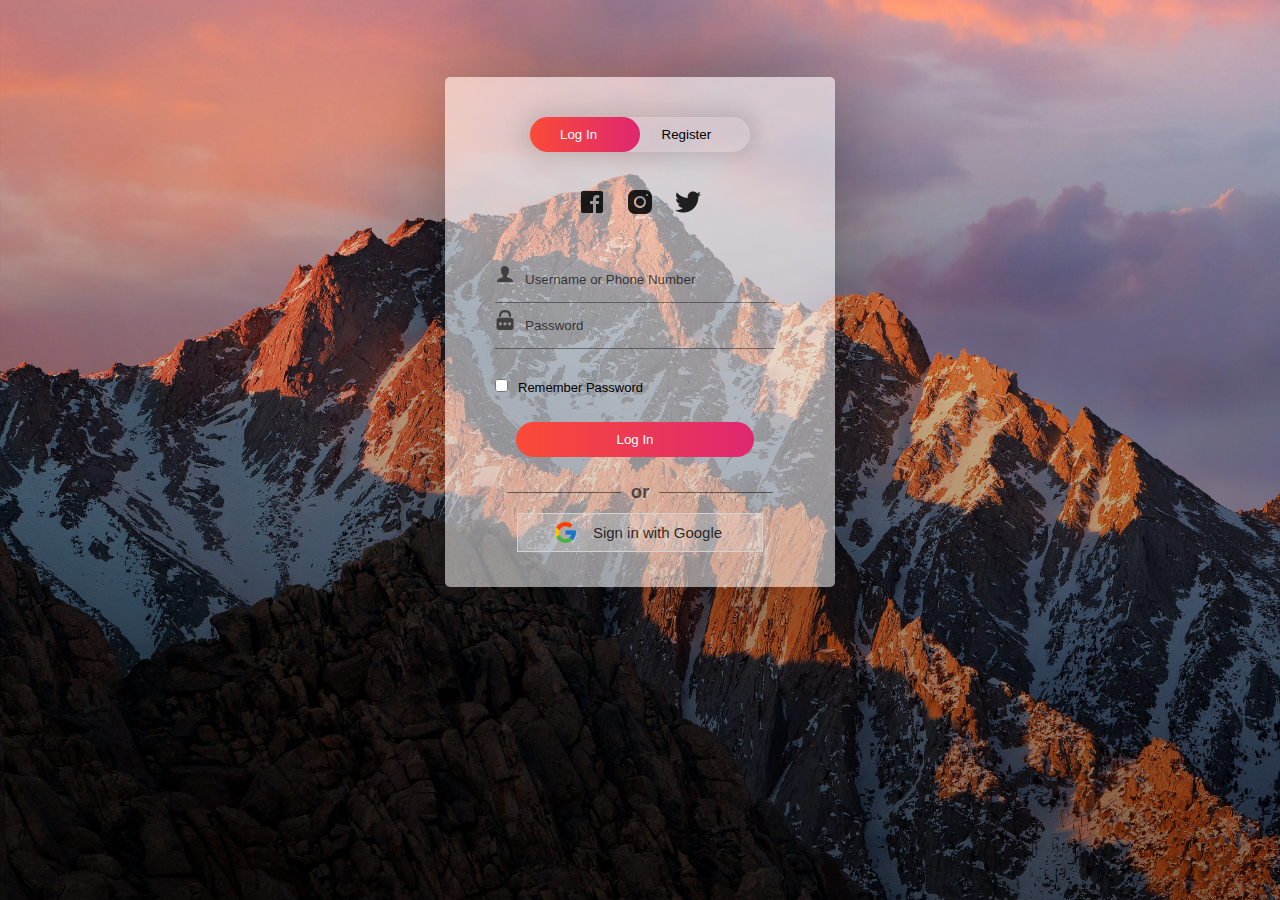
<file: login.html>
<!DOCTYPE html>
<html>
<head>
	<link rel="shortcut icon" type="png" href="images/icon/favicon.png">
	<title>Login SignUp</title>
	<link rel="stylesheet" type="text/css" href="loginStyle.css">
	<script src="https://ajax.googleapis.com/ajax/libs/jquery/3.4.1/jquery.min.js"></script>

  <!-- It will redirect to the Home Page after submitting the form -->
  <script>
  $(document).ready(function(){
    $("form").submit(function(){
      alert("Great Job !");
    });
  });
  </script>
</head>
<body>
		<div class="form-box">
			<div class="button-box">
				<div id="btn"></div>
				<button type="button" class="toggle-btn" id="log" onclick="login()" style="color: #fff;">Log In</button>
				<button type="button" class="toggle-btn" id="reg" onclick="register()">Register</button>
			</div>
			<div class="social-icons">
				<img src="images/icon/fb2.png">
				<img src="images/icon/insta2.png">
				<img src="images/icon/tt2.png">
			</div>
			
			<!-- Login Form -->
			<form id="login" class="input-group" action="index.html">
				<div class="inp">
					<img src="images/icon/user.png"><input type="text" id="email" class="input-field" placeholder="Username or Phone Number" style="width: 88%; border:none;" required="required">
				</div>
				<div class="inp">
					<img src="images/icon/password.png"><input type="password" id="password" class="input-field" placeholder="Password" style="width: 88%; border: none;" required="required">
				</div>
				<input type="checkbox" class="check-box">Remember Password
				<button type="submit" class="submit-btn">Log In</button>
			</form>


			<div class="other" id="other">
				<div class="instead">
					<h3>or</h3>
				</div>
				<button class="connect" onclick="google()">
					<img src="images/icon/google.png"><span>Sign in with Google</span>
				</button>
			</div>
			
			<!-- Registration Form -->
			<form id="register" class="input-group">
				<input type="text" class="input-field" placeholder="Full Name" required="required">
				<input type="email" class="input-field" placeholder="Email Address" required="required">
				<input type="password" class="input-field" placeholder="Create Password" name="psame" required="required">
				<input type="password" class="input-field" placeholder="Confirm Password" name="psame" required="required">
				<input type="checkbox" class="check-box" id="chkAgree" onclick="goFurther()">I agree to the Terms & Conditions
				<button type="submit" id="btnSubmit" class="submit-btn reg-btn">Register</button>
			</form>
		</div>
		<script type="text/javascript" src="script.js"></script>
</body>
</html>
</file>
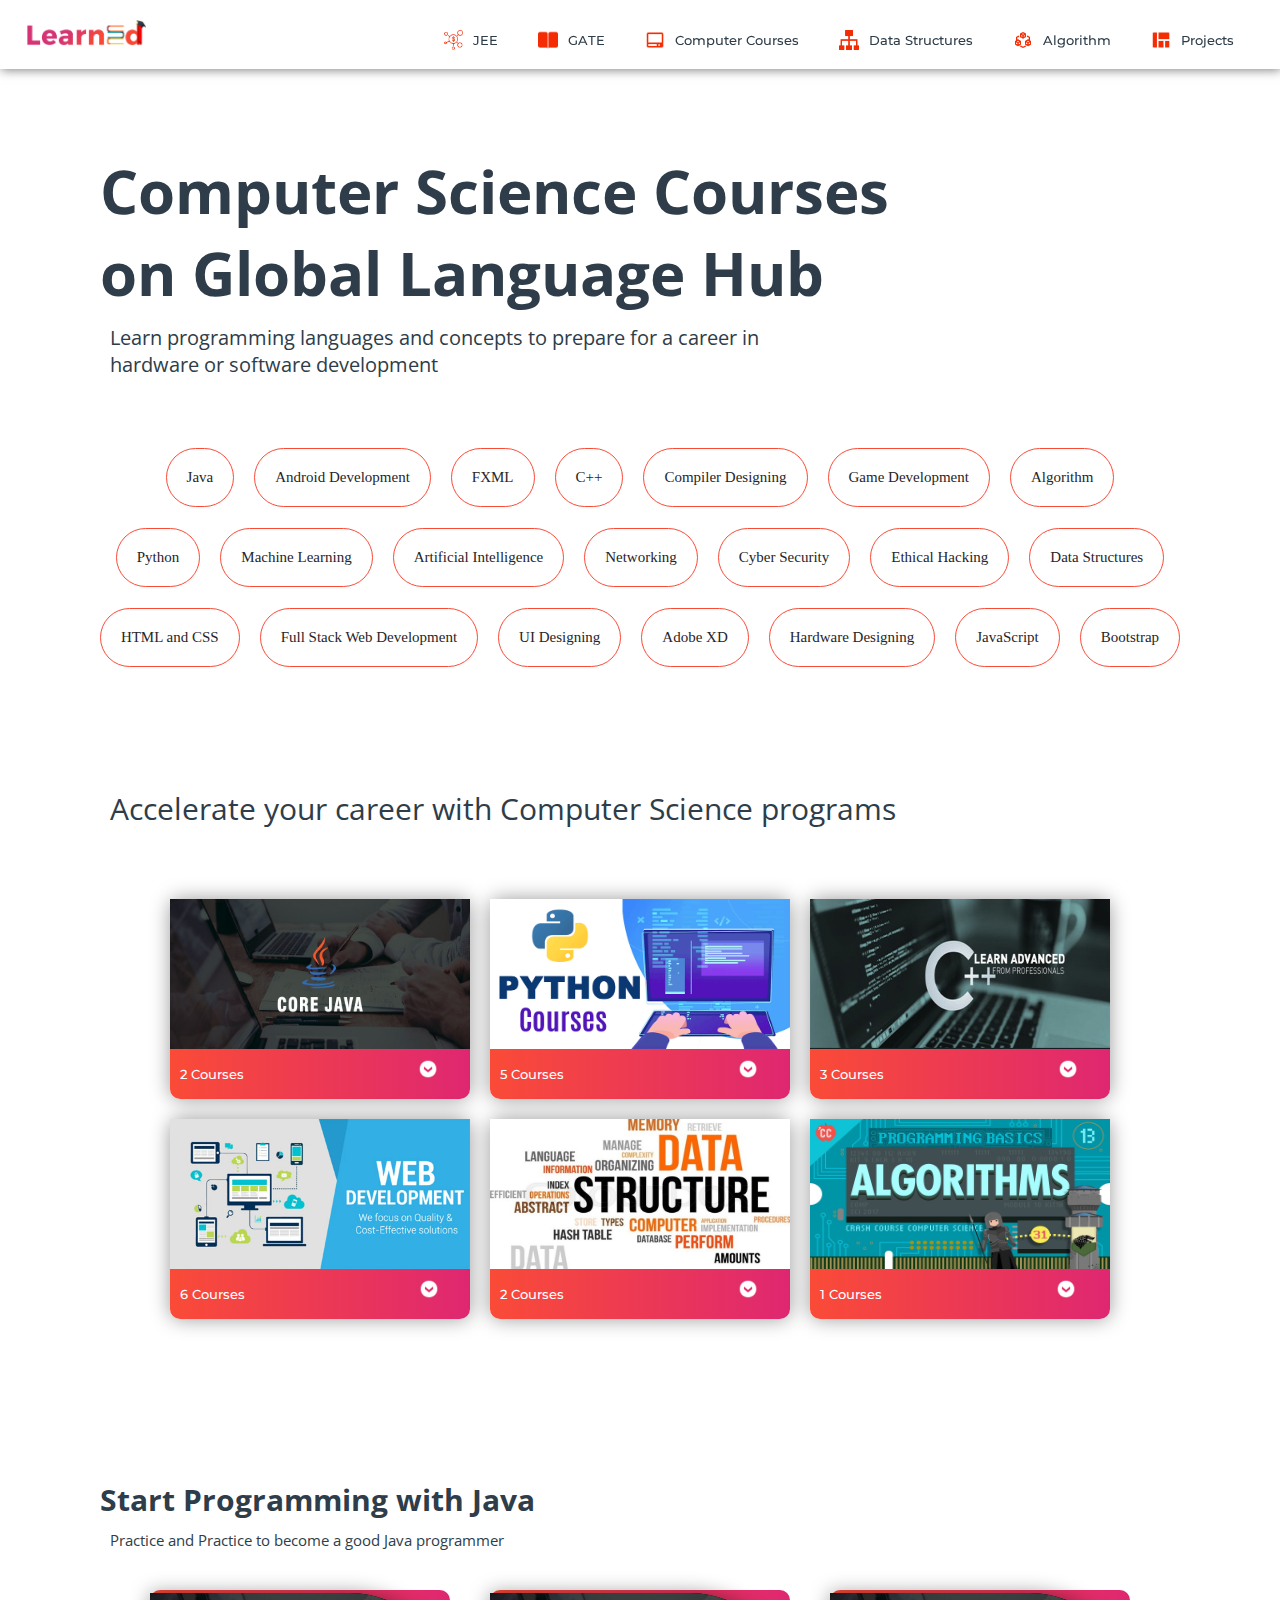
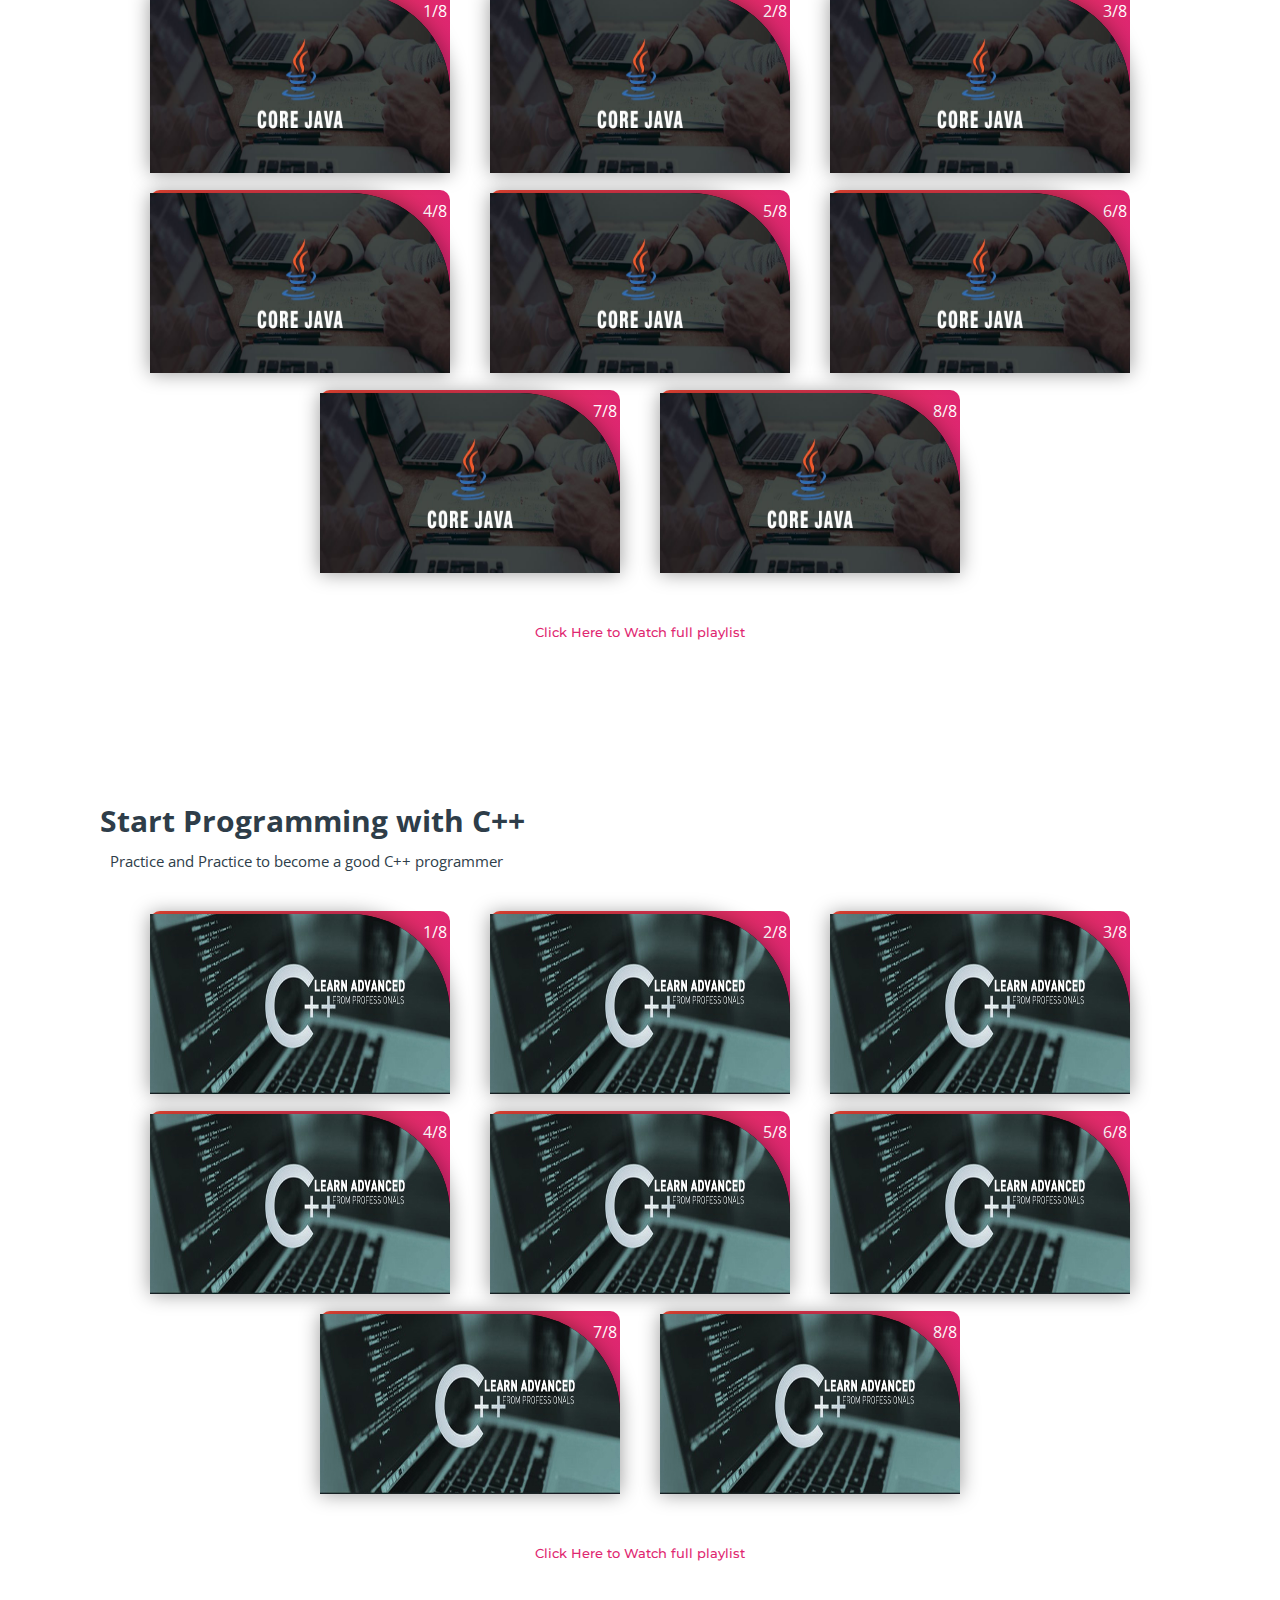
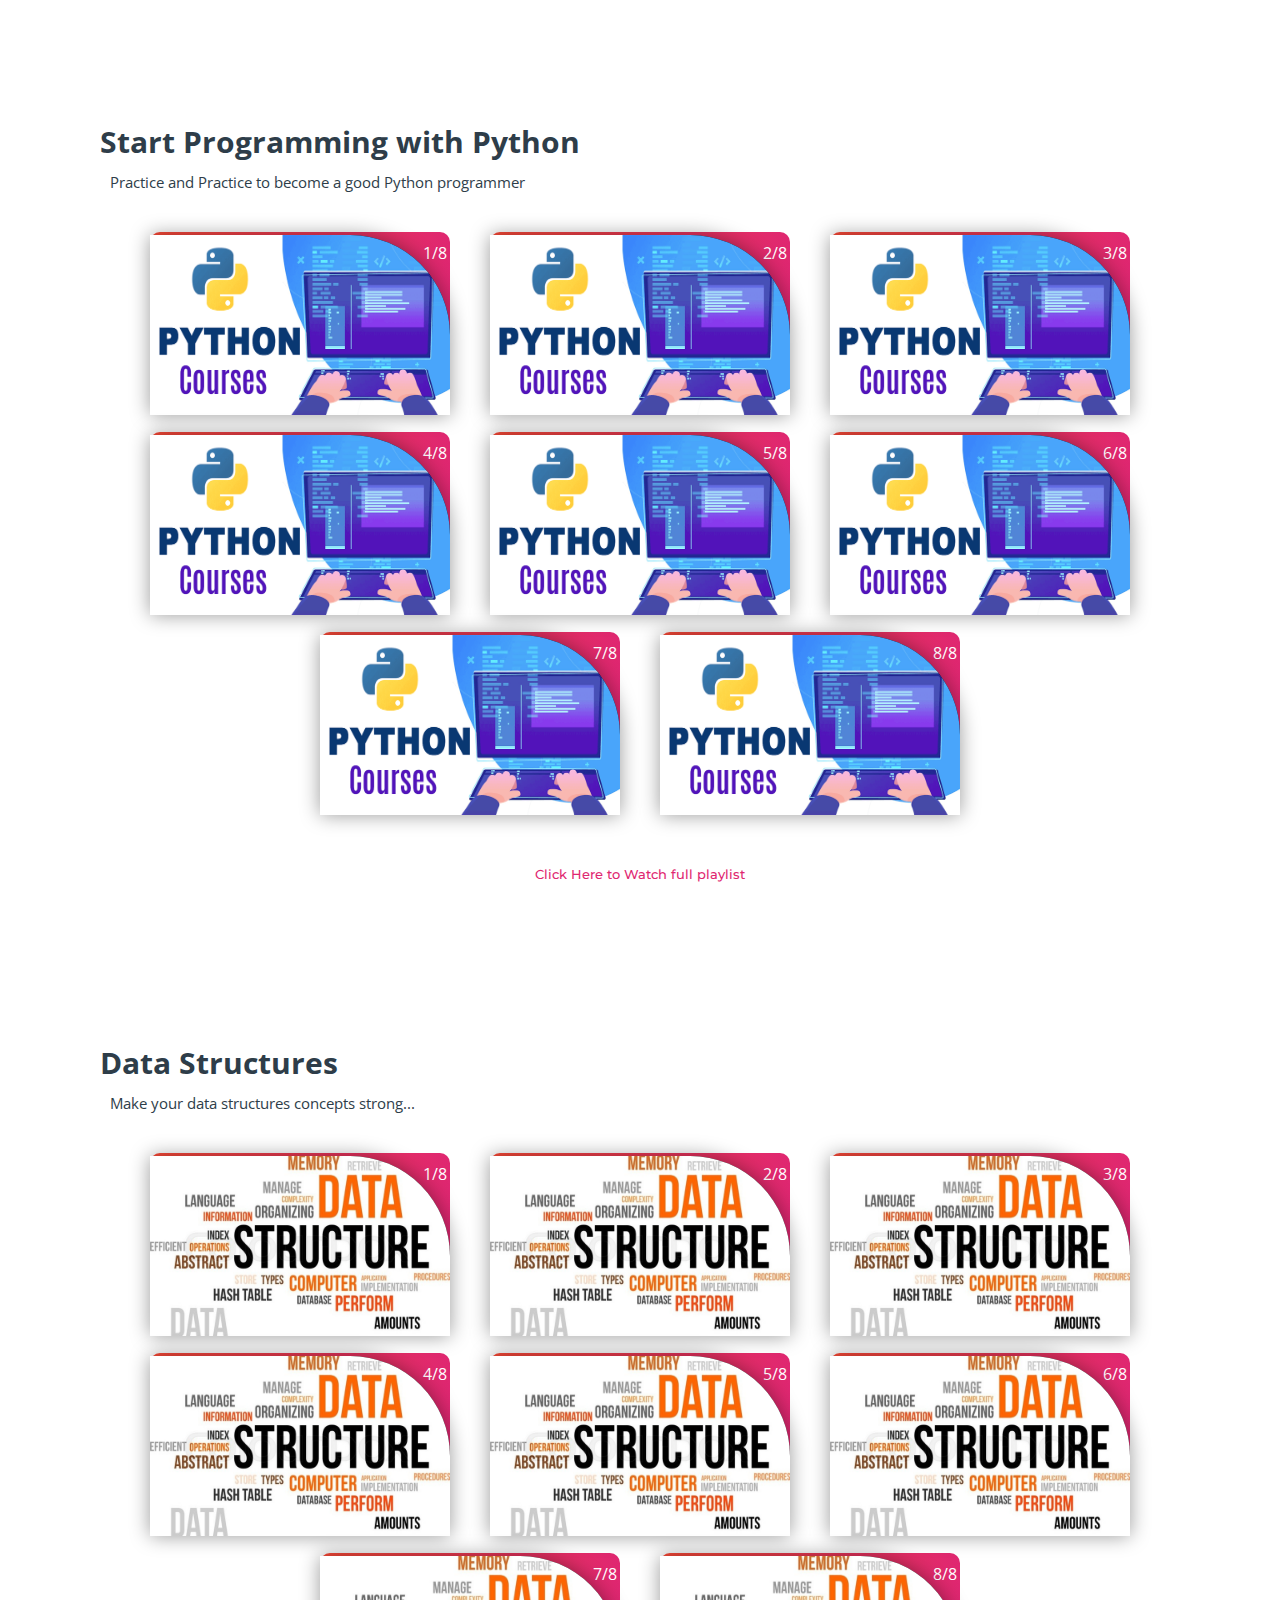
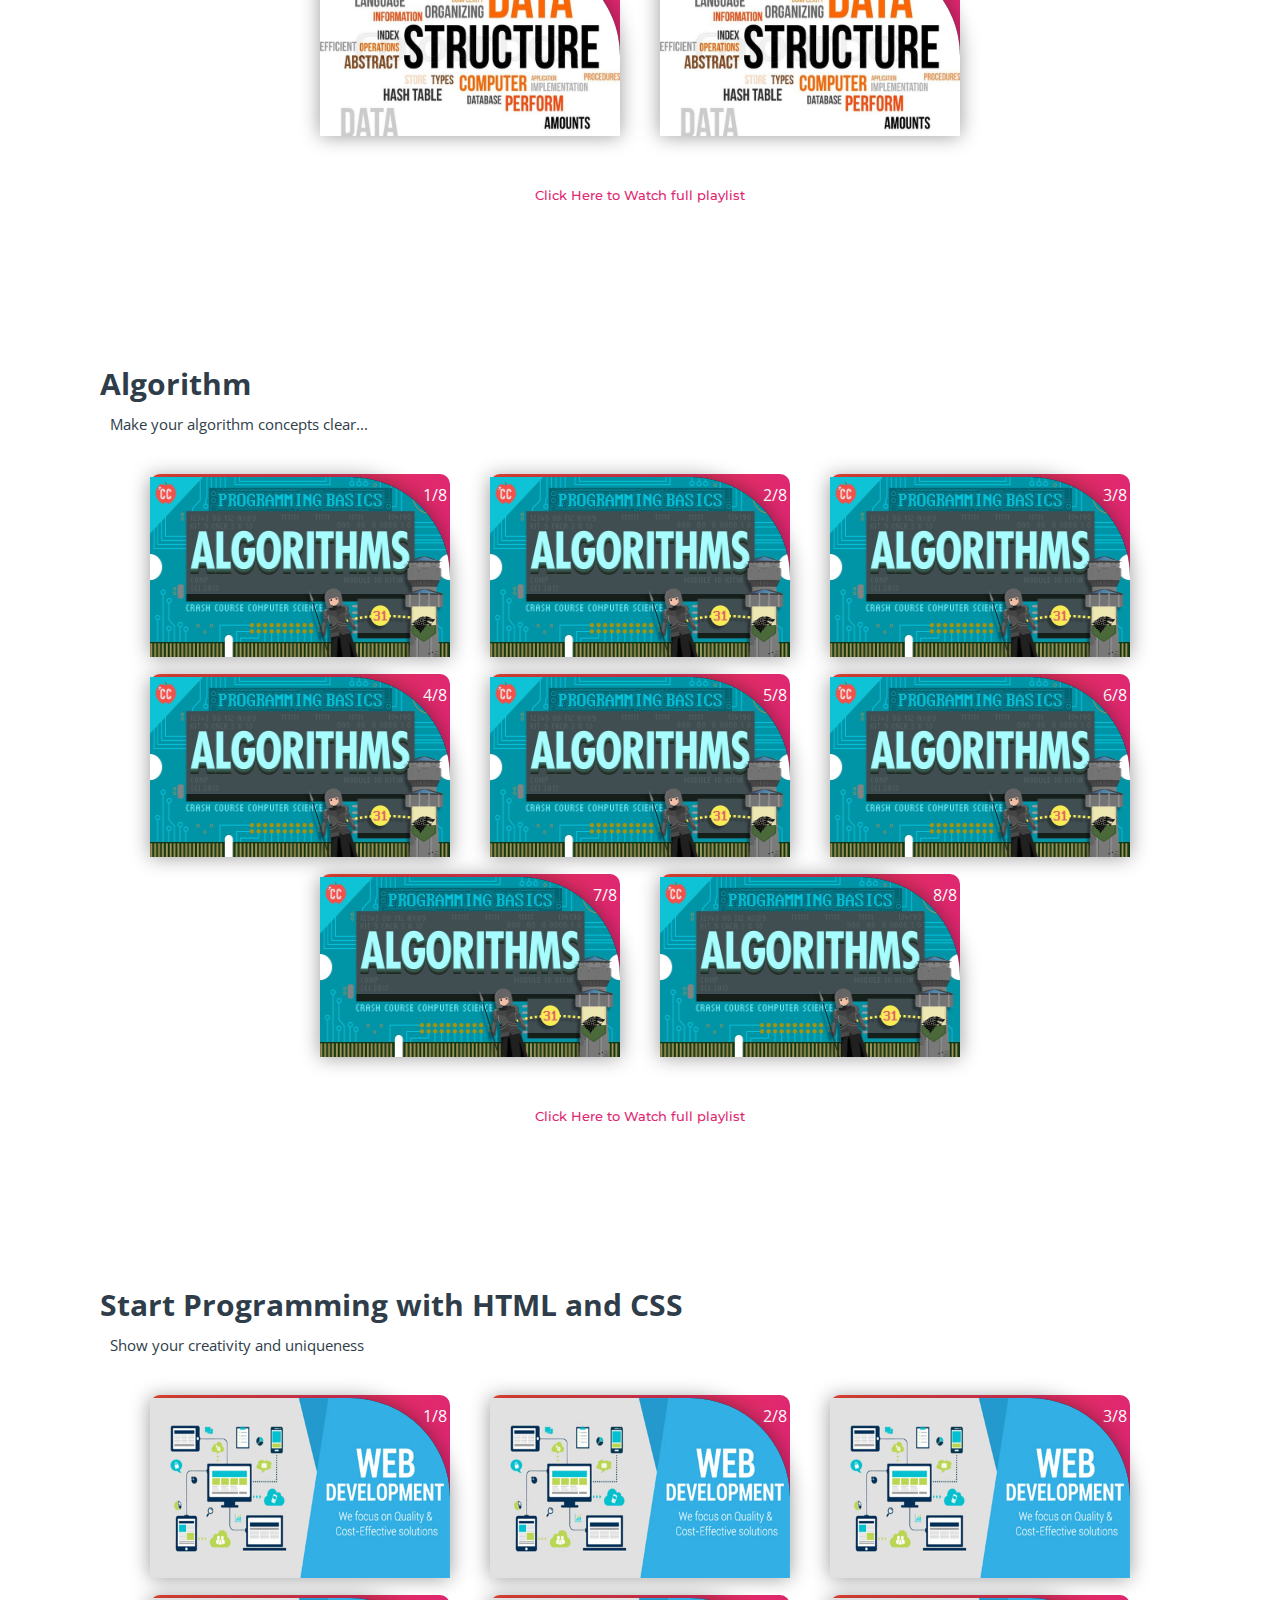
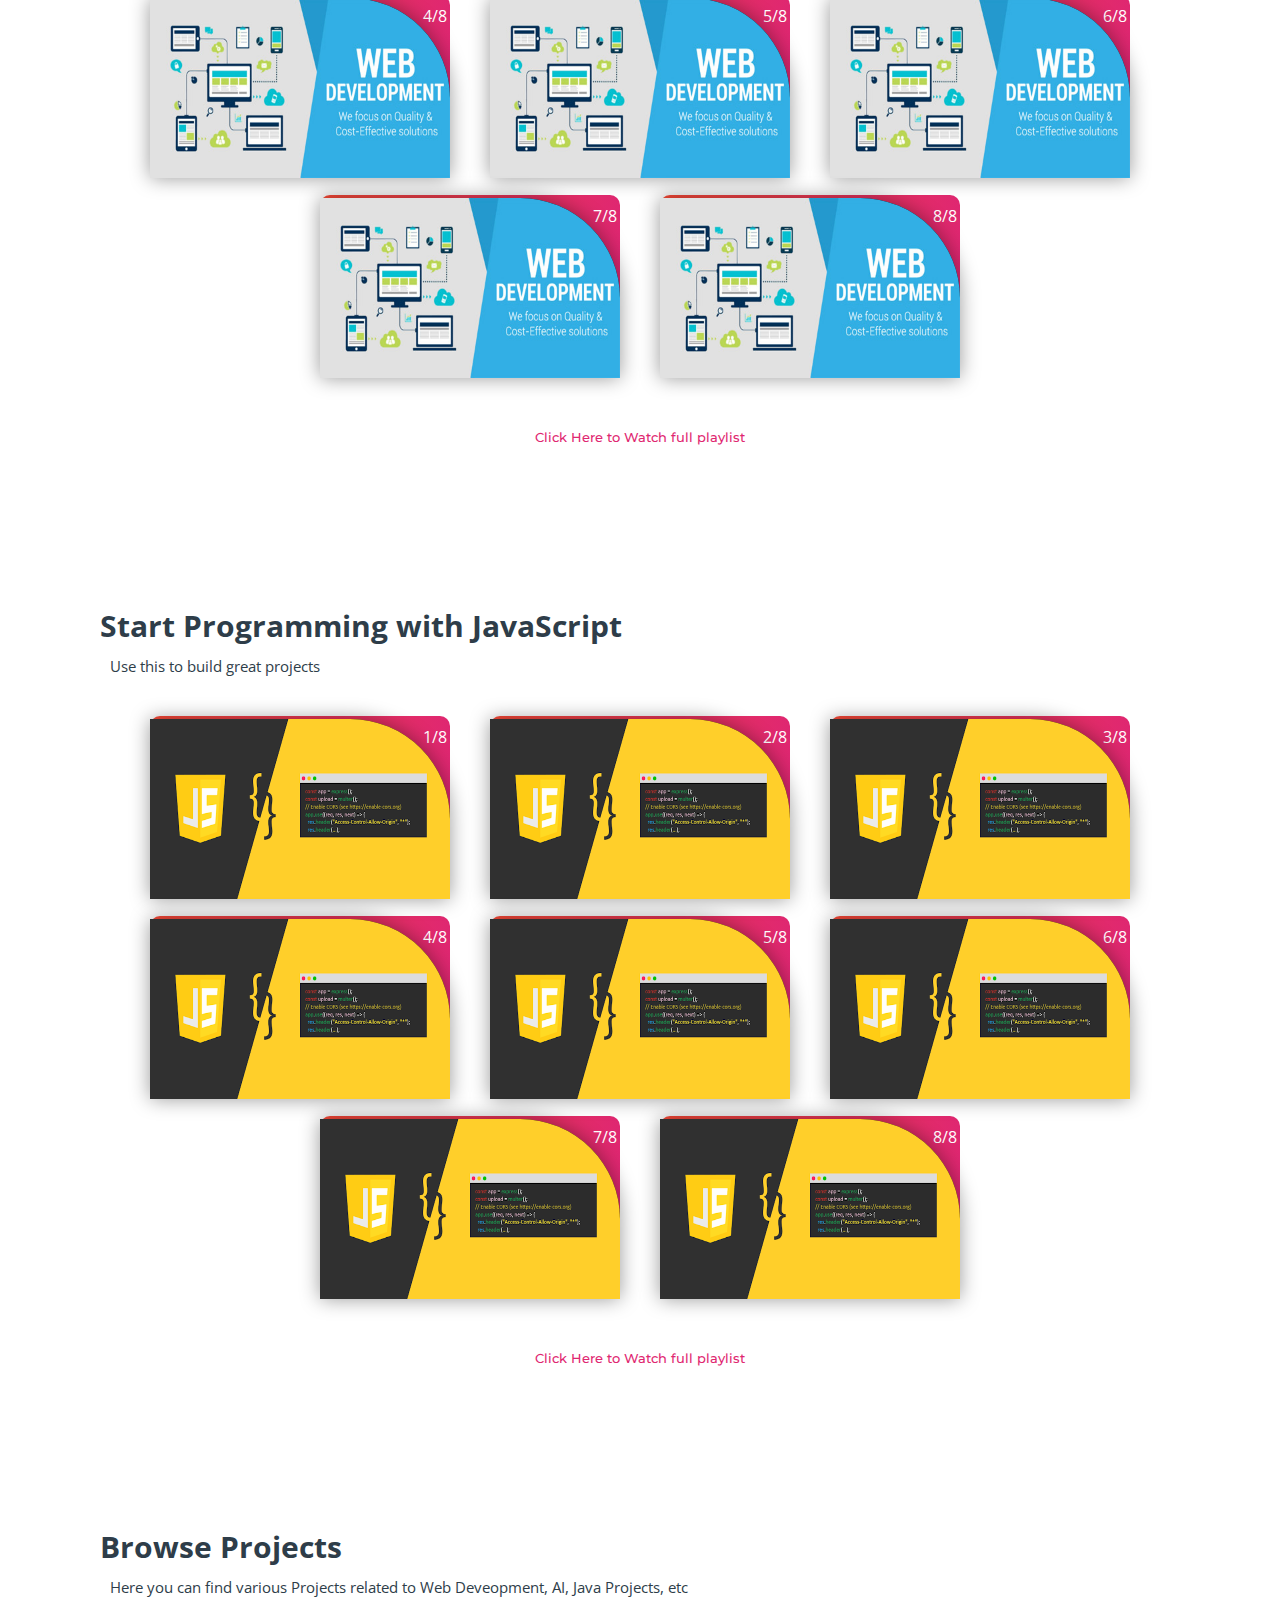
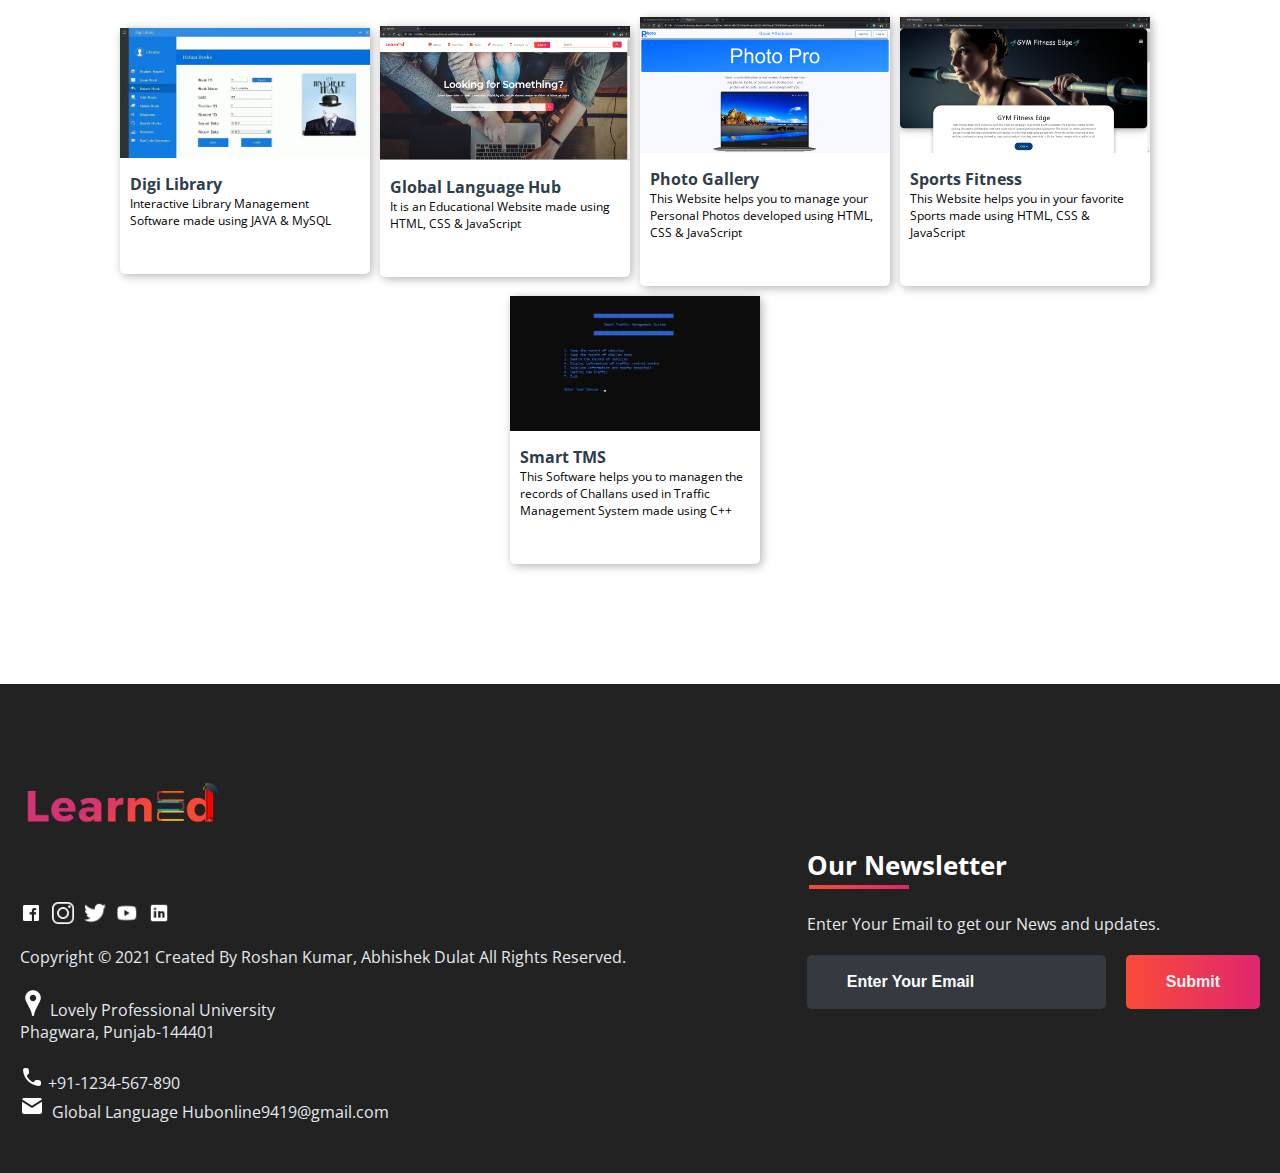
<file: subjects/computer_courses.html>
<!DOCTYPE html>
<html>
  <head>
    <link rel="shortcut icon" type="png" href="../images/icon/favicon.png" />
    <title>Computer Science Courses on Global Language Hub</title>
    <link rel="stylesheet" type="text/css" href="subjects.css" />
    <script type="text/javascript" src="../script.js"></script>
  </head>
  <body>
    <!-- NAVIGATION -->
    <header>
      <div class="nav" id="nav">
        <div id="Global Language Hub-logo">
          <a href="../index.html"
            ><img src="../images/icon/logo.png" style="width: 120px"
          /></a>
        </div>
        <div class="switch-tab" id="switch-tab" onclick="switchTAB()">
          <img src="../images/icon/menu.png" />
        </div>
        <ul id="list-switch">
          <li>
            <a href="jee.html"
              ><img src="../images/courses/d1.png" class="icon" />JEE</a
            >
          </li>
          <li>
            <a href="gate.html"
              ><img src="../images/courses/paper.png" class="icon" />GATE</a
            >
          </li>
          <li>
            <a href="#"
              ><img src="../images/courses/computer.png" class="icon" />Computer
              Courses</a
            >
          </li>
          <li>
            <a href="#data"
              ><img src="../images/courses/data.png" class="icon" />Data
              Structures</a
            >
          </li>
          <li>
            <a href="#algo"
              ><img src="../images/courses/algo.png" class="icon" />Algorithm</a
            >
          </li>
          <li>
            <a href="#projects"
              ><img
                src="../images/courses/projects.png"
                class="icon"
              />Projects</a
            >
          </li>
        </ul>
        <div class="search" id="search-switch">
          <input type="search" placeholder="Search" class="srch" /><button
            id="srchbtn"
          >
            <img src="../images/icon/search.png" />
          </button>
        </div>
      </div>
    </header>

    <!-- MAIN Heading of Page -->
    <div class="title">
      <span>Computer Science Courses<br />on Global Language Hub</span>
      <div class="shortdesc">
        <p>
          Learn programming languages and concepts to prepare for a career in<br />hardware
          or software development
        </p>
      </div>
    </div>

    <!-- Some KeyWords related to Topic -->
    <div class="course">
      <div class="cbox">
        <div class="det"><a href="#java">Java</a></div>
        <div class="det">
          <a href="https://developer.android.com/">Android Development</a>
        </div>
        <div class="det">
          <a
            href="https://docs.oracle.com/javafx/2/get_started/fxml_tutorial.htm"
            >FXML</a
          >
        </div>
        <div class="det"><a href="#c++">C++</a></div>
        <div class="det">
          <a
            href="https://www.geeksforgeeks.org/introduction-of-compiler-design/"
            >Compiler Designing</a
          >
        </div>
        <div class="det">
          <a
            href="https://www.coursera.org/specializations/game-design-and-development"
            >Game Development</a
          >
        </div>
        <div class="det"><a href="#algo">Algorithm</a></div>
      </div>
      <div class="cbox">
        <div class="det"><a href="#python">Python</a></div>
        <div class="det">
          <a href="https://www.coursera.org/learn/machine-learning"
            >Machine Learning</a
          >
        </div>
        <div class="det">
          <a href="https://en.wikipedia.org/wiki/Artificial_intelligence"
            >Artificial Intelligence</a
          >
        </div>
        <div class="det">
          <a href="https://en.wikipedia.org/wiki/Network">Networking</a>
        </div>
        <div class="det">
          <a
            href="https://www.kaspersky.co.in/resource-center/definitions/what-is-cyber-security"
            >Cyber Security</a
          >
        </div>
        <div class="det">
          <a href="https://www.eccouncil.org/ethical-hacking/"
            >Ethical Hacking</a
          >
        </div>
        <div class="det"><a href="#data">Data Structures</a></div>
      </div>
      <div class="cbox">
        <div class="det"><a href="#html_css">HTML and CSS</a></div>
        <div class="det">
          <a
            href="https://www.udacity.com/course/full-stack-web-developer-nanodegree--nd0044"
            >Full Stack Web Development</a
          >
        </div>
        <div class="det">
          <a
            href="https://uxplanet.org/what-is-ui-vs-ux-design-and-the-difference-d9113f6612de?gi=6d9d13f4cc95"
            >UI Designing</a
          >
        </div>
        <div class="det">
          <a href="https://www.adobe.com/in/products/xd.html">Adobe XD</a>
        </div>
        <div class="det">
          <a
            href="https://www.sciencedirect.com/topics/computer-science/hardware-design"
            >Hardware Designing</a
          >
        </div>
        <div class="det"><a href="#javascript">JavaScript</a></div>
        <div class="det"><a href="#html_css">Bootstrap</a></div>
      </div>
    </div>

    <!-- Courses Available -->
    <div class="inbt">
      Accelerate your career with Computer Science programs
    </div>

    <div class="ccard">
      <center>
        <div class="ccardbox">
          <div class="dcard">
            <div class="fpart">
              <img src="../images/courses/java-course.jpg" />
            </div>
            <a href="#java"
              ><div class="spart">
                2 Courses <img src="../images/icon/dropdown.png" /></div
            ></a>
          </div>
          <div class="dcard">
            <div class="fpart">
              <img src="../images/courses/python-course.png" />
            </div>
            <a href="#python"
              ><div class="spart">
                5 Courses <img src="../images/icon/dropdown.png" /></div
            ></a>
          </div>
          <div class="dcard">
            <div class="fpart">
              <img src="../images/courses/c-course.jpg" />
            </div>
            <a href="#c++"
              ><div class="spart">
                3 Courses <img src="../images/icon/dropdown.png" /></div
            ></a>
          </div>
        </div>
        <div class="ccardbox">
          <div class="dcard">
            <div class="fpart">
              <img src="../images/courses/web-course.jpg" />
            </div>
            <a href="#html_css"
              ><div class="spart">
                6 Courses <img src="../images/icon/dropdown.png" /></div
            ></a>
          </div>
          <div class="dcard">
            <div class="fpart">
              <img src="../images/courses/data-course.jpg" />
            </div>
            <a href="#data"
              ><div class="spart">
                2 Courses <img src="../images/icon/dropdown.png" /></div
            ></a>
          </div>
          <div class="dcard">
            <div class="fpart">
              <img src="../images/courses/algo-course.jpg" />
            </div>
            <a href="#algo"
              ><div class="spart">
                1 Courses <img src="../images/icon/dropdown.png" /></div
            ></a>
          </div>
        </div>
      </center>
    </div>

    <!-- Videos on JAVA Lectures -->
    <div class="title2" id="java">
      <span>Start Programming with Java</span>
      <div class="shortdesc2">
        <p>Practice and Practice to become a good Java programmer</p>
      </div>
    </div>

    <center>
      <div class="ccardbox2">
        <div class="dcard2">
          <span class="tag">1/8</span>
          <div class="fpart2">
            <img src="../images/courses/java-course.jpg" />
            <iframe
              src="https://www.youtube.com/embed/IsLyduxZ9sc"
              frameborder="0"
              allow="accelerometer; autoplay; encrypted-media; gyroscope; picture-in-picture"
              allowfullscreen
            ></iframe>
          </div>
        </div>
        <div class="dcard2">
          <span class="tag">2/8</span>
          <div class="fpart2">
            <img src="../images/courses/java-course.jpg" />
            <iframe
              src="https://www.youtube.com/embed/U_vuESBFEpE"
              frameborder="0"
              allow="accelerometer; autoplay; encrypted-media; gyroscope; picture-in-picture"
              allowfullscreen
            ></iframe>
          </div>
        </div>
        <div class="dcard2">
          <span class="tag">3/8</span>
          <div class="fpart2">
            <img src="../images/courses/java-course.jpg" />
            <iframe
              src="https://www.youtube.com/embed/7i8vbPA37y0"
              frameborder="0"
              allow="accelerometer; autoplay; encrypted-media; gyroscope; picture-in-picture"
              allowfullscreen
            ></iframe>
          </div>
        </div>
        <div class="dcard2">
          <span class="tag">4/8</span>
          <div class="fpart2">
            <img src="../images/courses/java-course.jpg" />
            <iframe
              src="https://www.youtube.com/embed/FB47F-QIk3k"
              frameborder="0"
              allow="accelerometer; autoplay; encrypted-media; gyroscope; picture-in-picture"
              allowfullscreen
            ></iframe>
          </div>
        </div>
        <div class="dcard2">
          <span class="tag">5/8</span>
          <div class="fpart2">
            <img src="../images/courses/java-course.jpg" />
            <iframe
              src="https://www.youtube.com/embed/8qyVcHJ1Et4"
              frameborder="0"
              allow="accelerometer; autoplay; encrypted-media; gyroscope; picture-in-picture"
              allowfullscreen
            ></iframe>
          </div>
        </div>
        <div class="dcard2">
          <span class="tag">6/8</span>
          <div class="fpart2">
            <img src="../images/courses/java-course.jpg" />
            <iframe
              src="https://www.youtube.com/embed/N53Vf8HGd-0"
              frameborder="0"
              allow="accelerometer; autoplay; encrypted-media; gyroscope; picture-in-picture"
              allowfullscreen
            ></iframe>
          </div>
        </div>
        <div class="dcard2">
          <span class="tag">7/8</span>
          <div class="fpart2">
            <img src="../images/courses/java-course.jpg" />
            <iframe
              src="https://www.youtube.com/embed/slz2Vc904Qg"
              frameborder="0"
              allow="accelerometer; autoplay; encrypted-media; gyroscope; picture-in-picture"
              allowfullscreen
            ></iframe>
          </div>
        </div>
        <div class="dcard2">
          <span class="tag">8/8</span>
          <div class="fpart2">
            <img src="../images/courses/java-course.jpg" />
            <iframe
              src="https://www.youtube.com/embed/Q0NVRQP1Z5g"
              frameborder="0"
              allow="accelerometer; autoplay; encrypted-media; gyroscope; picture-in-picture"
              allowfullscreen
            ></iframe>
          </div>
        </div>
      </div>
    </center>
    <br /><br />
    <div class="click-me">
      <a
        href="https://www.youtube.com/watch?v=IsLyduxZ9sc&list=PLX9Zi6XTqOKQ7TdRz0QynGIKuMV9Q2H8E"
        target="_blank"
        >Click Here to Watch full playlist</a
      >
    </div>

    <!-- Videos on C++ Lectures -->

    <div class="title2" id="c++">
      <span>Start Programming with C++</span>
      <div class="shortdesc2">
        <p>Practice and Practice to become a good C++ programmer</p>
      </div>
    </div>
    <center>
      <div class="ccardbox2">
        <div class="dcard2">
          <span class="tag">1/8</span>
          <div class="fpart2">
            <img src="../images/courses/c-course.jpg" />
            <iframe
              src="https://www.youtube.com/embed/Iuo9PpGE04Y"
              frameborder="0"
              allow="accelerometer; autoplay; encrypted-media; gyroscope; picture-in-picture"
              allowfullscreen
            ></iframe>
          </div>
        </div>
        <div class="dcard2">
          <span class="tag">2/8</span>
          <div class="fpart2">
            <img src="../images/courses/c-course.jpg" />
            <iframe
              src="https://www.youtube.com/embed/52dHKRD7cdg"
              frameborder="0"
              allow="accelerometer; autoplay; encrypted-media; gyroscope; picture-in-picture"
              allowfullscreen
            ></iframe>
          </div>
        </div>
        <div class="dcard2">
          <span class="tag">3/8</span>
          <div class="fpart2">
            <img src="../images/courses/c-course.jpg" />
            <iframe
              src="https://www.youtube.com/embed/Iuo9PpGE04Y"
              frameborder="0"
              allow="accelerometer; autoplay; encrypted-media; gyroscope; picture-in-picture"
              allowfullscreen
            ></iframe>
          </div>
        </div>
        <div class="dcard2">
          <span class="tag">4/8</span>
          <div class="fpart2">
            <img src="../images/courses/c-course.jpg" />
            <iframe
              src="https://www.youtube.com/embed/Iuo9PpGE04Y"
              frameborder="0"
              allow="accelerometer; autoplay; encrypted-media; gyroscope; picture-in-picture"
              allowfullscreen
            ></iframe>
          </div>
        </div>

        <div class="dcard2">
          <span class="tag">5/8</span>
          <div class="fpart2">
            <img src="../images/courses/c-course.jpg" />
            <iframe
              src="https://www.youtube.com/embed/Iuo9PpGE04Y"
              frameborder="0"
              allow="accelerometer; autoplay; encrypted-media; gyroscope; picture-in-picture"
              allowfullscreen
            ></iframe>
          </div>
        </div>
        <div class="dcard2">
          <span class="tag">6/8</span>
          <div class="fpart2">
            <img src="../images/courses/c-course.jpg" />
            <iframe
              src="https://www.youtube.com/embed/Iuo9PpGE04Y"
              frameborder="0"
              allow="accelerometer; autoplay; encrypted-media; gyroscope; picture-in-picture"
              allowfullscreen
            ></iframe>
          </div>
        </div>
        <div class="dcard2">
          <span class="tag">7/8</span>
          <div class="fpart2">
            <img src="../images/courses/c-course.jpg" />
            <iframe
              src="https://www.youtube.com/embed/Iuo9PpGE04Y"
              frameborder="0"
              allow="accelerometer; autoplay; encrypted-media; gyroscope; picture-in-picture"
              allowfullscreen
            ></iframe>
          </div>
        </div>
        <div class="dcard2">
          <span class="tag">8/8</span>
          <div class="fpart2">
            <img src="../images/courses/c-course.jpg" />
            <iframe
              src="https://www.youtube.com/embed/Iuo9PpGE04Y"
              frameborder="0"
              allow="accelerometer; autoplay; encrypted-media; gyroscope; picture-in-picture"
              allowfullscreen
            ></iframe>
          </div>
        </div>
      </div>
    </center>
    <br /><br />
    <div class="click-me">
      <a
        href="https://www.youtube.com/watch?v=Iuo9PpGE04Y&feature=youtu.be"
        target="_blank"
        >Click Here to Watch full playlist</a
      >
    </div>

    <!-- Videos on PYTHON Lectures -->

    <div class="title2" id="python">
      <span>Start Programming with Python</span>
      <div class="shortdesc2">
        <p>Practice and Practice to become a good Python programmer</p>
      </div>
    </div>
    <center>
      <div class="ccardbox2">
        <div class="dcard2">
          <span class="tag">1/8</span>
          <div class="fpart2">
            <img src="../images/courses/python-course.png" />
            <iframe
              src="https://www.youtube.com/embed/QXeEoD0pB3E"
              frameborder="0"
              allow="accelerometer; autoplay; encrypted-media; gyroscope; picture-in-picture"
              allowfullscreen
            ></iframe>
          </div>
        </div>
        <div class="dcard2">
          <span class="tag">2/8</span>
          <div class="fpart2">
            <img src="../images/courses/python-course.png" />
            <iframe
              src="https://www.youtube.com/embed/QXeEoD0pB3E"
              frameborder="0"
              allow="accelerometer; autoplay; encrypted-media; gyroscope; picture-in-picture"
              allowfullscreen
            ></iframe>
          </div>
        </div>
        <div class="dcard2">
          <span class="tag">3/8</span>
          <div class="fpart2">
            <img src="../images/courses/python-course.png" />
            <iframe
              src="https://www.youtube.com/embed/QXeEoD0pB3E"
              frameborder="0"
              allow="accelerometer; autoplay; encrypted-media; gyroscope; picture-in-picture"
              allowfullscreen
            ></iframe>
          </div>
        </div>
        <div class="dcard2">
          <span class="tag">4/8</span>
          <div class="fpart2">
            <img src="../images/courses/python-course.png" />
            <iframe
              src="https://www.youtube.com/embed/QXeEoD0pB3E"
              frameborder="0"
              allow="accelerometer; autoplay; encrypted-media; gyroscope; picture-in-picture"
              allowfullscreen
            ></iframe>
          </div>
        </div>

        <div class="dcard2">
          <span class="tag">5/8</span>
          <div class="fpart2">
            <img src="../images/courses/python-course.png" />
            <iframe
              src="https://www.youtube.com/embed/QXeEoD0pB3E"
              frameborder="0"
              allow="accelerometer; autoplay; encrypted-media; gyroscope; picture-in-picture"
              allowfullscreen
            ></iframe>
          </div>
        </div>
        <div class="dcard2">
          <span class="tag">6/8</span>
          <div class="fpart2">
            <img src="../images/courses/python-course.png" />
            <iframe
              src="https://www.youtube.com/embed/QXeEoD0pB3E"
              frameborder="0"
              allow="accelerometer; autoplay; encrypted-media; gyroscope; picture-in-picture"
              allowfullscreen
            ></iframe>
          </div>
        </div>
        <div class="dcard2">
          <span class="tag">7/8</span>
          <div class="fpart2">
            <img src="../images/courses/python-course.png" />
            <iframe
              src="https://www.youtube.com/embed/QXeEoD0pB3E"
              frameborder="0"
              allow="accelerometer; autoplay; encrypted-media; gyroscope; picture-in-picture"
              allowfullscreen
            ></iframe>
          </div>
        </div>
        <div class="dcard2">
          <span class="tag">8/8</span>
          <div class="fpart2">
            <img src="../images/courses/python-course.png" />
            <iframe
              src="https://www.youtube.com/embed/QXeEoD0pB3E"
              frameborder="0"
              allow="accelerometer; autoplay; encrypted-media; gyroscope; picture-in-picture"
              allowfullscreen
            ></iframe>
          </div>
        </div>
      </div>
    </center>

    <br /><br />
    <div class="click-me">
      <a href="https://youtu.be/QXeEoD0pB3E" target="_blank"
        >Click Here to Watch full playlist</a
      >
    </div>
    <!-- Videos on DATA STRUCTURES Lectures -->

    <div class="title2" id="data">
      <span>Data Structures</span>
      <div class="shortdesc2">
        <p>Make your data structures concepts strong...</p>
      </div>
    </div>
    <center>
      <div class="ccardbox2">
        <div class="dcard2">
          <span class="tag">1/8</span>
          <div class="fpart2">
            <img src="../images/courses/data-course.jpg" />
            <iframe
              src="https://www.youtube.com/embed/Db9ZYbJONHc"
              frameborder="0"
              allow="accelerometer; autoplay; encrypted-media; gyroscope; picture-in-picture"
              allowfullscreen
            ></iframe>
          </div>
        </div>
        <div class="dcard2">
          <span class="tag">2/8</span>
          <div class="fpart2">
            <img src="../images/courses/data-course.jpg" />
            <iframe
              src="https://www.youtube.com/embed/Db9ZYbJONHc"
              frameborder="0"
              allow="accelerometer; autoplay; encrypted-media; gyroscope; picture-in-picture"
              allowfullscreen
            ></iframe>
          </div>
        </div>
        <div class="dcard2">
          <span class="tag">3/8</span>
          <div class="fpart2">
            <img src="../images/courses/data-course.jpg" />
            <iframe
              src="https://www.youtube.com/embed/Db9ZYbJONHc"
              frameborder="0"
              allow="accelerometer; autoplay; encrypted-media; gyroscope; picture-in-picture"
              allowfullscreen
            ></iframe>
          </div>
        </div>
        <div class="dcard2">
          <span class="tag">4/8</span>
          <div class="fpart2">
            <img src="../images/courses/data-course.jpg" />
            <iframe
              src="https://www.youtube.com/embed/Db9ZYbJONHc"
              frameborder="0"
              allow="accelerometer; autoplay; encrypted-media; gyroscope; picture-in-picture"
              allowfullscreen
            ></iframe>
          </div>
        </div>

        <div class="dcard2">
          <span class="tag">5/8</span>
          <div class="fpart2">
            <img src="../images/courses/data-course.jpg" />
            <iframe
              src="https://www.youtube.com/embed/Db9ZYbJONHc"
              frameborder="0"
              allow="accelerometer; autoplay; encrypted-media; gyroscope; picture-in-picture"
              allowfullscreen
            ></iframe>
          </div>
        </div>
        <div class="dcard2">
          <span class="tag">6/8</span>
          <div class="fpart2">
            <img src="../images/courses/data-course.jpg" />
            <iframe
              src="https://www.youtube.com/embed/Db9ZYbJONHc"
              frameborder="0"
              allow="accelerometer; autoplay; encrypted-media; gyroscope; picture-in-picture"
              allowfullscreen
            ></iframe>
          </div>
        </div>
        <div class="dcard2">
          <span class="tag">7/8</span>
          <div class="fpart2">
            <img src="../images/courses/data-course.jpg" />
            <iframe
              src="https://www.youtube.com/embed/Db9ZYbJONHc"
              frameborder="0"
              allow="accelerometer; autoplay; encrypted-media; gyroscope; picture-in-picture"
              allowfullscreen
            ></iframe>
          </div>
        </div>
        <div class="dcard2">
          <span class="tag">8/8</span>
          <div class="fpart2">
            <img src="../images/courses/data-course.jpg" />
            <iframe
              src="https://www.youtube.com/embed/Db9ZYbJONHc"
              frameborder="0"
              allow="accelerometer; autoplay; encrypted-media; gyroscope; picture-in-picture"
              allowfullscreen
            ></iframe>
          </div>
        </div>
      </div>
    </center>
    <br /><br />
    <div class="click-me">
      <a href="https://www.youtube.com/watch?v=Db9ZYbJONHc" target="_blank"
        >Click Here to Watch full playlist</a
      >
    </div>

    <!-- Videos on ALGORITHM Lectures -->

    <div class="title2" id="algo">
      <span>Algorithm</span>
      <div class="shortdesc2">
        <p>Make your algorithm concepts clear...</p>
      </div>
    </div>
    <center>
      <div class="ccardbox2">
        <div class="dcard2">
          <span class="tag">1/8</span>
          <div class="fpart2">
            <img src="../images/courses/algo-course.jpg" />
            <iframe
              src="https://www.youtube.com/embed/0IAPZzGSbME"
              frameborder="0"
              allow="accelerometer; autoplay; encrypted-media; gyroscope; picture-in-picture"
              allowfullscreen
            ></iframe>
          </div>
        </div>
        <div class="dcard2">
          <span class="tag">2/8</span>
          <div class="fpart2">
            <img src="../images/courses/algo-course.jpg" />
            <iframe
              src="https://www.youtube.com/embed/0IAPZzGSbME"
              frameborder="0"
              allow="accelerometer; autoplay; encrypted-media; gyroscope; picture-in-picture"
              allowfullscreen
            ></iframe>
          </div>
        </div>
        <div class="dcard2">
          <span class="tag">3/8</span>
          <div class="fpart2">
            <img src="../images/courses/algo-course.jpg" />
            <iframe
              src="https://www.youtube.com/embed/0IAPZzGSbME"
              frameborder="0"
              allow="accelerometer; autoplay; encrypted-media; gyroscope; picture-in-picture"
              allowfullscreen
            ></iframe>
          </div>
        </div>
        <div class="dcard2">
          <span class="tag">4/8</span>
          <div class="fpart2">
            <img src="../images/courses/algo-course.jpg" />
            <iframe
              src="https://www.youtube.com/embed/0IAPZzGSbME"
              frameborder="0"
              allow="accelerometer; autoplay; encrypted-media; gyroscope; picture-in-picture"
              allowfullscreen
            ></iframe>
          </div>
        </div>

        <div class="dcard2">
          <span class="tag">5/8</span>
          <div class="fpart2">
            <img src="../images/courses/algo-course.jpg" />
            <iframe
              src="https://www.youtube.com/embed/0IAPZzGSbME"
              frameborder="0"
              allow="accelerometer; autoplay; encrypted-media; gyroscope; picture-in-picture"
              allowfullscreen
            ></iframe>
          </div>
        </div>
        <div class="dcard2">
          <span class="tag">6/8</span>
          <div class="fpart2">
            <img src="../images/courses/algo-course.jpg" />
            <iframe
              src="https://www.youtube.com/embed/0IAPZzGSbME"
              frameborder="0"
              allow="accelerometer; autoplay; encrypted-media; gyroscope; picture-in-picture"
              allowfullscreen
            ></iframe>
          </div>
        </div>
        <div class="dcard2">
          <span class="tag">7/8</span>
          <div class="fpart2">
            <img src="../images/courses/algo-course.jpg" />
            <iframe
              src="https://www.youtube.com/embed/0IAPZzGSbME"
              frameborder="0"
              allow="accelerometer; autoplay; encrypted-media; gyroscope; picture-in-picture"
              allowfullscreen
            ></iframe>
          </div>
        </div>
        <div class="dcard2">
          <span class="tag">8/8</span>
          <div class="fpart2">
            <img src="../images/courses/algo-course.jpg" />
            <iframe
              src="https://www.youtube.com/embed/0IAPZzGSbME"
              frameborder="0"
              allow="accelerometer; autoplay; encrypted-media; gyroscope; picture-in-picture"
              allowfullscreen
            ></iframe>
          </div>
        </div>
      </div>
    </center>
    <br /><br />
    <div class="click-me">
      <a href="https://www.youtube.com/watch?v=0IAPZzGSbME" target="_blank"
        >Click Here to Watch full playlist</a
      >
    </div>

    <!-- Videos on HTML and CSS Lectures -->

    <div class="title2" id="html_css">
      <span>Start Programming with HTML and CSS</span>
      <div class="shortdesc2">
        <p>Show your creativity and uniqueness</p>
      </div>
    </div>
    <center>
      <div class="ccardbox2">
        <div class="dcard2">
          <span class="tag">1/8</span>
          <div class="fpart2">
            <img src="../images/courses/web-course.jpg" />
            <iframe
              src="https://www.youtube.com/embed/TKYsuU86-DQ"
              frameborder="0"
              allow="accelerometer; autoplay; encrypted-media; gyroscope; picture-in-picture"
              allowfullscreen
            ></iframe>
          </div>
        </div>
        <div class="dcard2">
          <span class="tag">2/8</span>
          <div class="fpart2">
            <img src="../images/courses/web-course.jpg" />
            <iframe
              src="https://www.youtube.com/embed/TKYsuU86-DQ"
              frameborder="0"
              allow="accelerometer; autoplay; encrypted-media; gyroscope; picture-in-picture"
              allowfullscreen
            ></iframe>
          </div>
        </div>
        <div class="dcard2">
          <span class="tag">3/8</span>
          <div class="fpart2">
            <img src="../images/courses/web-course.jpg" />
            <iframe
              src="https://www.youtube.com/embed/TKYsuU86-DQ"
              frameborder="0"
              allow="accelerometer; autoplay; encrypted-media; gyroscope; picture-in-picture"
              allowfullscreen
            ></iframe>
          </div>
        </div>
        <div class="dcard2">
          <span class="tag">4/8</span>
          <div class="fpart2">
            <img src="../images/courses/web-course.jpg" />
            <iframe
              src="https://www.youtube.com/embed/TKYsuU86-DQ"
              frameborder="0"
              allow="accelerometer; autoplay; encrypted-media; gyroscope; picture-in-picture"
              allowfullscreen
            ></iframe>
          </div>
        </div>

        <div class="dcard2">
          <span class="tag">5/8</span>
          <div class="fpart2">
            <img src="../images/courses/web-course.jpg" />
            <iframe
              src="https://www.youtube.com/embed/TKYsuU86-DQ"
              frameborder="0"
              allow="accelerometer; autoplay; encrypted-media; gyroscope; picture-in-picture"
              allowfullscreen
            ></iframe>
          </div>
        </div>
        <div class="dcard2">
          <span class="tag">6/8</span>
          <div class="fpart2">
            <img src="../images/courses/web-course.jpg" />
            <iframe
              src="https://www.youtube.com/embed/TKYsuU86-DQ"
              frameborder="0"
              allow="accelerometer; autoplay; encrypted-media; gyroscope; picture-in-picture"
              allowfullscreen
            ></iframe>
          </div>
        </div>
        <div class="dcard2">
          <span class="tag">7/8</span>
          <div class="fpart2">
            <img src="../images/courses/web-course.jpg" />
            <iframe
              src="https://www.youtube.com/embed/TKYsuU86-DQ"
              frameborder="0"
              allow="accelerometer; autoplay; encrypted-media; gyroscope; picture-in-picture"
              allowfullscreen
            ></iframe>
          </div>
        </div>
        <div class="dcard2">
          <span class="tag">8/8</span>
          <div class="fpart2">
            <img src="../images/courses/web-course.jpg" />
            <iframe
              src="https://www.youtube.com/embed/TKYsuU86-DQ"
              frameborder="0"
              allow="accelerometer; autoplay; encrypted-media; gyroscope; picture-in-picture"
              allowfullscreen
            ></iframe>
          </div>
        </div>
      </div>
    </center>

    <br /><br />
    <div class="click-me">
      <a href="https://www.youtube.com/watch?v=TKYsuU86-DQ" target="_blank"
        >Click Here to Watch full playlist</a
      >
    </div>
    <!-- Videos on JAVASCRIPT Lectures -->

    <div class="title2" id="javascript">
      <span>Start Programming with JavaScript</span>
      <div class="shortdesc2">
        <p>Use this to build great projects</p>
      </div>
    </div>
    <center>
      <div class="ccardbox2">
        <div class="dcard2">
          <span class="tag">1/8</span>
          <div class="fpart2">
            <img src="../images/courses/javascript-course.jpg" />
            <iframe
              src="https://www.youtube.com/embed/uDwSnnhl1Ng"
              frameborder="0"
              allow="accelerometer; autoplay; encrypted-media; gyroscope; picture-in-picture"
              allowfullscreen
            ></iframe>
          </div>
        </div>
        <div class="dcard2">
          <span class="tag">2/8</span>
          <div class="fpart2">
            <img src="../images/courses/javascript-course.jpg" />
            <iframe
              src="https://www.youtube.com/embed/uDwSnnhl1Ng"
              frameborder="0"
              allow="accelerometer; autoplay; encrypted-media; gyroscope; picture-in-picture"
              allowfullscreen
            ></iframe>
          </div>
        </div>
        <div class="dcard2">
          <span class="tag">3/8</span>
          <div class="fpart2">
            <img src="../images/courses/javascript-course.jpg" />
            <iframe
              src="https://www.youtube.com/embed/uDwSnnhl1Ng"
              frameborder="0"
              allow="accelerometer; autoplay; encrypted-media; gyroscope; picture-in-picture"
              allowfullscreen
            ></iframe>
          </div>
        </div>
        <div class="dcard2">
          <span class="tag">4/8</span>
          <div class="fpart2">
            <img src="../images/courses/javascript-course.jpg" />
            <iframe
              src="https://www.youtube.com/embed/uDwSnnhl1Ng"
              frameborder="0"
              allow="accelerometer; autoplay; encrypted-media; gyroscope; picture-in-picture"
              allowfullscreen
            ></iframe>
          </div>
        </div>

        <div class="dcard2">
          <span class="tag">5/8</span>
          <div class="fpart2">
            <img src="../images/courses/javascript-course.jpg" />
            <iframe
              src="https://www.youtube.com/embed/uDwSnnhl1Ng"
              frameborder="0"
              allow="accelerometer; autoplay; encrypted-media; gyroscope; picture-in-picture"
              allowfullscreen
            ></iframe>
          </div>
        </div>
        <div class="dcard2">
          <span class="tag">6/8</span>
          <div class="fpart2">
            <img src="../images/courses/javascript-course.jpg" />
            <iframe
              src="https://www.youtube.com/embed/uDwSnnhl1Ng"
              frameborder="0"
              allow="accelerometer; autoplay; encrypted-media; gyroscope; picture-in-picture"
              allowfullscreen
            ></iframe>
          </div>
        </div>
        <div class="dcard2">
          <span class="tag">7/8</span>
          <div class="fpart2">
            <img src="../images/courses/javascript-course.jpg" />
            <iframe
              src="https://www.youtube.com/embed/uDwSnnhl1Ng"
              frameborder="0"
              allow="accelerometer; autoplay; encrypted-media; gyroscope; picture-in-picture"
              allowfullscreen
            ></iframe>
          </div>
        </div>
        <div class="dcard2">
          <span class="tag">8/8</span>
          <div class="fpart2">
            <img src="../images/courses/javascript-course.jpg" />
            <iframe
              src="https://www.youtube.com/embed/uDwSnnhl1Ng"
              frameborder="0"
              allow="accelerometer; autoplay; encrypted-media; gyroscope; picture-in-picture"
              allowfullscreen
            ></iframe>
          </div>
        </div>
      </div>
    </center>
    <br /><br />
    <div class="click-me">
      <a href="https://www.youtube.com/watch?v=uDwSnnhl1Ng" target="_blank"
        >Click Here to Watch full playlist</a
      >
    </div>

    <!-- PROJECTS -->
    <div class="title2" id="projects">
      <span>Browse Projects</span>
      <div class="shortdesc2">
        <p>
          Here you can find various Projects related to Web Deveopment, AI, Java
          Projects, etc
        </p>
      </div>
    </div>
    <div class="project-panel">
      <div class="project-card">
        <img src="../images/projects/p1.jpg" />
        <div class="info">
          <h4>Digi Library</h4>
          <p>Interactive Library Management Software made using JAVA & MySQL</p>
          <div class="download">
            <a href="https://github.com/roshan9419" target="_blank">Download</a>
          </div>
        </div>
      </div>
      <div class="project-card">
        <img src="../images/projects/p2.jpg" />
        <div class="info">
          <h4>Global Language Hub</h4>
          <p>It is an Educational Website made using HTML, CSS & JavaScript</p>
          <div class="download">
            <a href="https://github.com/roshan9419" target="_blank">Download</a>
          </div>
        </div>
      </div>
      <div class="project-card">
        <img src="../images/projects/p3.jpg" />
        <div class="info">
          <h4>Photo Gallery</h4>
          <p>
            This Website helps you to manage your Personal Photos developed
            using HTML, CSS & JavaScript
          </p>
          <div class="download">
            <a href="https://github.com/roshan9419" target="_blank">Download</a>
          </div>
        </div>
      </div>
      <div class="project-card">
        <img src="../images/projects/p4.jpg" />
        <div class="info">
          <h4>Sports Fitness</h4>
          <p>
            This Website helps you in your favorite Sports made using HTML, CSS
            & JavaScript
          </p>
          <div class="download">
            <a href="https://github.com/roshan9419" target="_blank">Download</a>
          </div>
        </div>
      </div>
      <div class="project-card">
        <img src="../images/projects/p5.jpg" />
        <div class="info">
          <h4>Smart TMS</h4>
          <p>
            This Software helps you to managen the records of Challans used in
            Traffic Management System made using C++
          </p>
          <div class="download">
            <a
              href="https://github.com/roshan9419/smart_traffic"
              target="_blank"
              >Download</a
            >
          </div>
        </div>
      </div>
    </div>

    <br /><br /><br /><br /><br />

    <!-- FOOTER -->
    <footer>
      <div class="footer-container">
        <div class="left-col">
          <img src="../images/icon/logo - Copy.png" style="width: 200px" />
          <div class="logo"></div>
          <div class="social-media">
            <a href="#"><img src="../images/icon\fb.png" /></a>
            <a href="#"><img src="../images/icon\insta.png" /></a>
            <a href="#"><img src="../images/icon\tt.png" /></a>
            <a href="#"><img src="../images/icon\ytube.png" /></a>
            <a href="#"><img src="../images/icon\linkedin.png" /></a>
          </div>
          <br /><br />
          <p class="rights-text">
            Copyright © 2021 Created By Roshan Kumar, Abhishek Dulat All Rights
            Reserved.
          </p>
          <br />
          <p>
            <img src="../images/icon/location.png" /> Lovely Professional
            University<br />Phagwara, Punjab-144401
          </p>
          <br />
          <p>
            <img src="../images/icon/phone.png" /> +91-1234-567-890<br /><img
              src="../images/icon/mail.png"
            />&nbsp; Global Language Hubonline9419@gmail.com
          </p>
        </div>
        <div class="right-col">
          <h1 style="color: #fff">Our Newsletter</h1>
          <div class="border"></div>
          <br />
          <p>Enter Your Email to get our News and updates.</p>
          <form class="newsletter-form">
            <input class="txtb" type="email" placeholder="Enter Your Email" />
            <input class="btn" type="submit" value="Submit" />
          </form>
        </div>
      </div>
    </footer>
  </body>
</html>
</file>
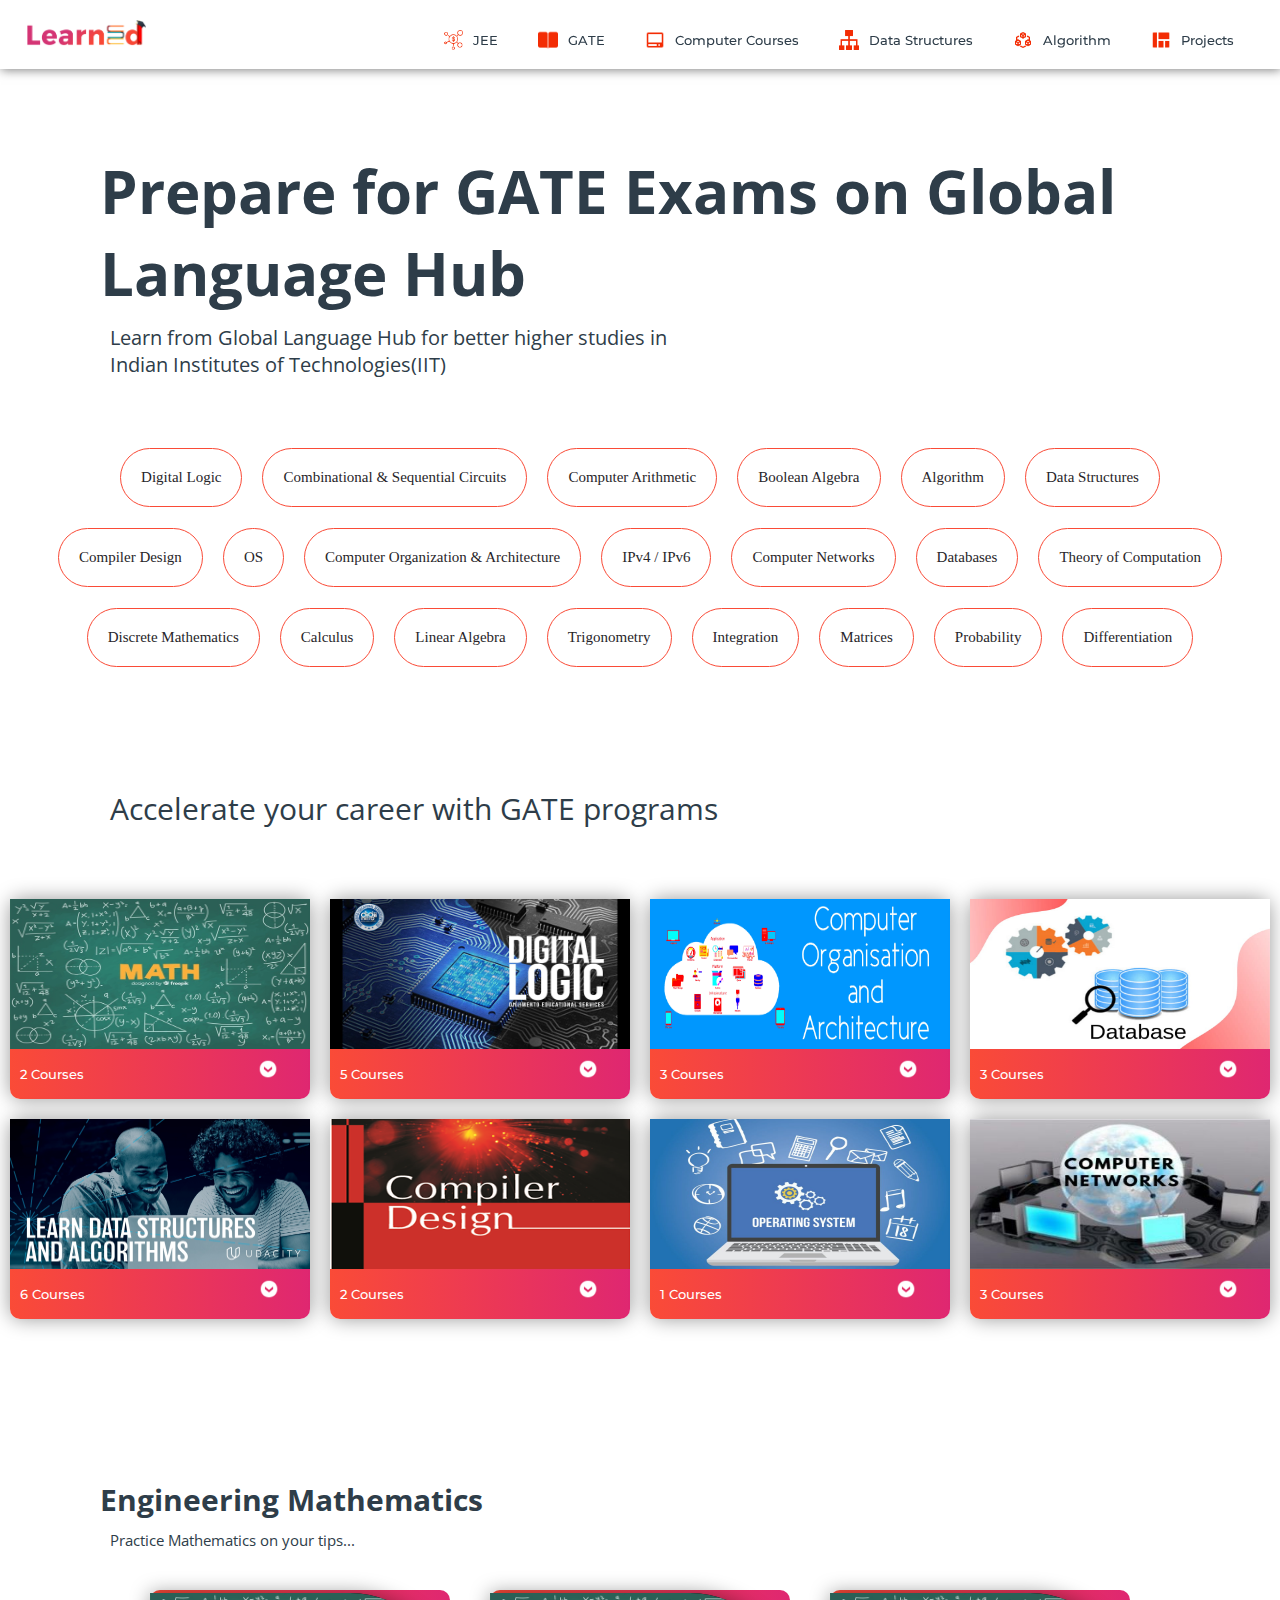
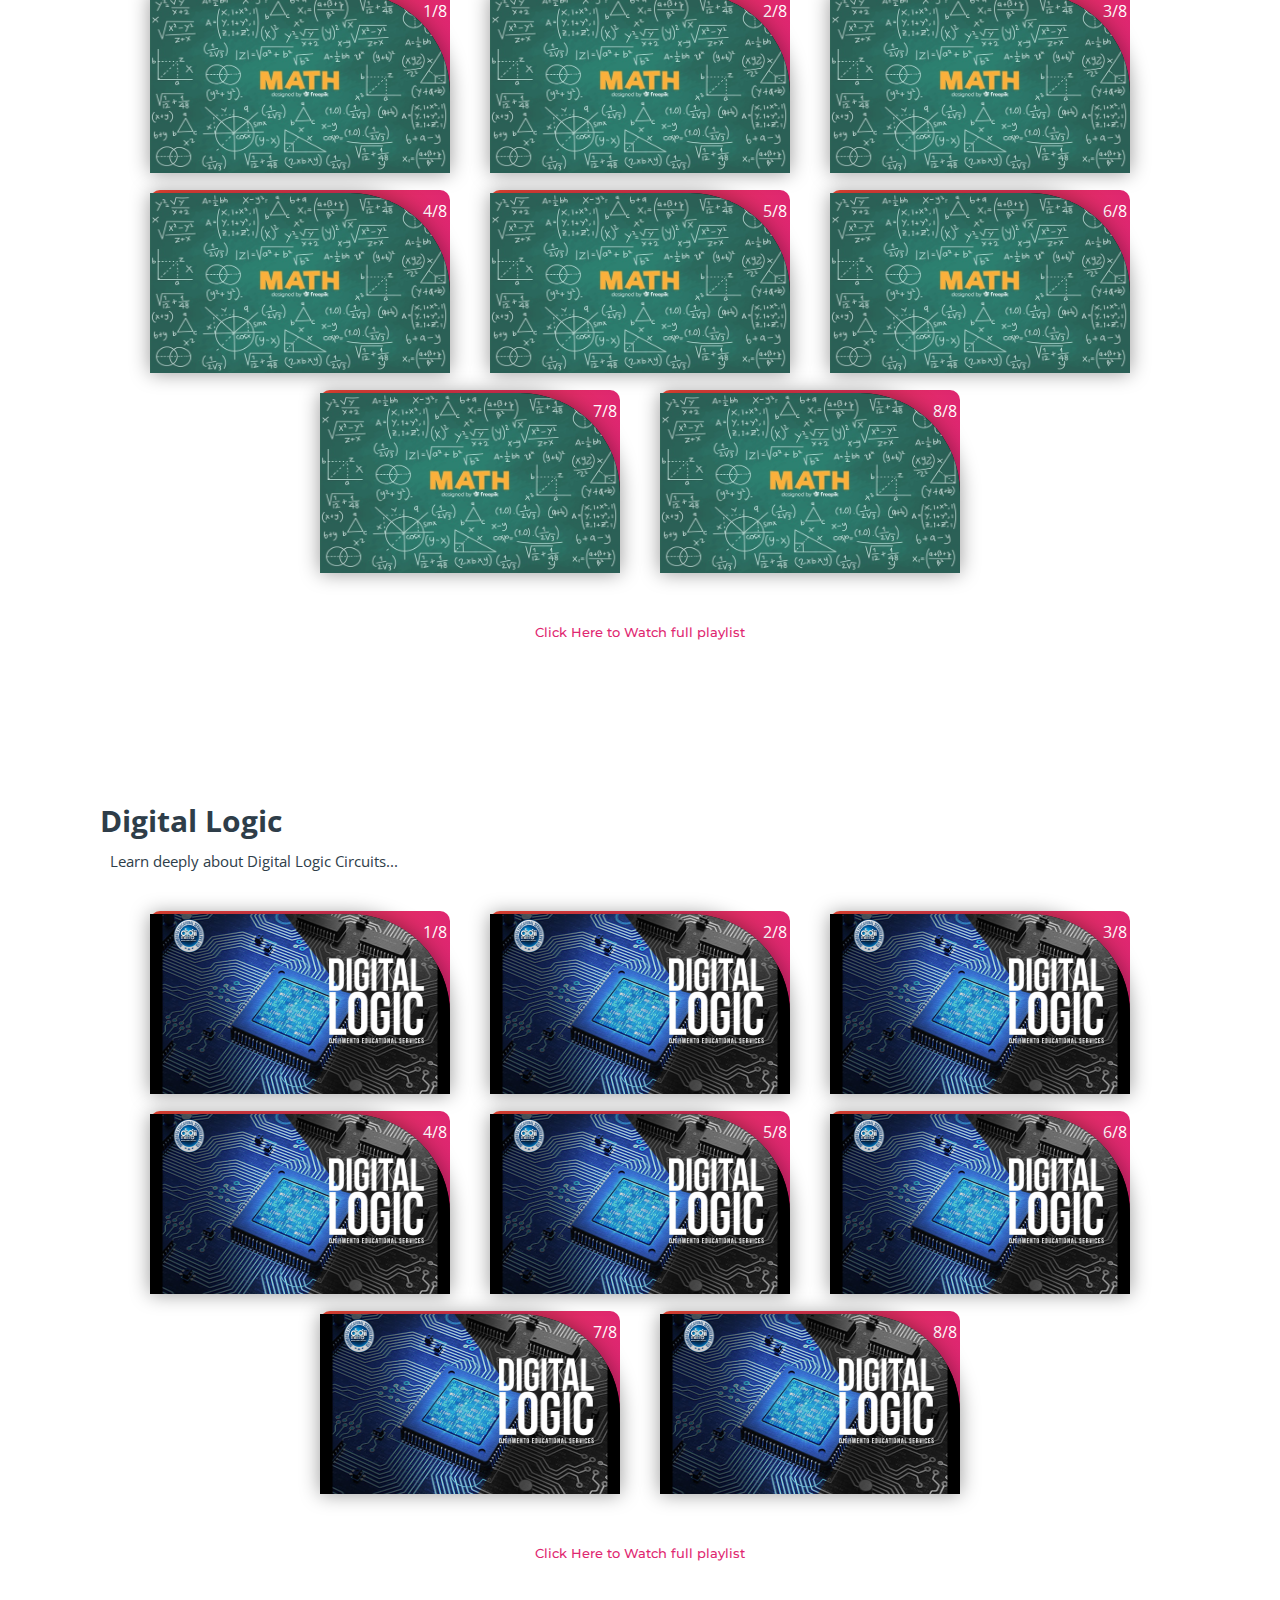
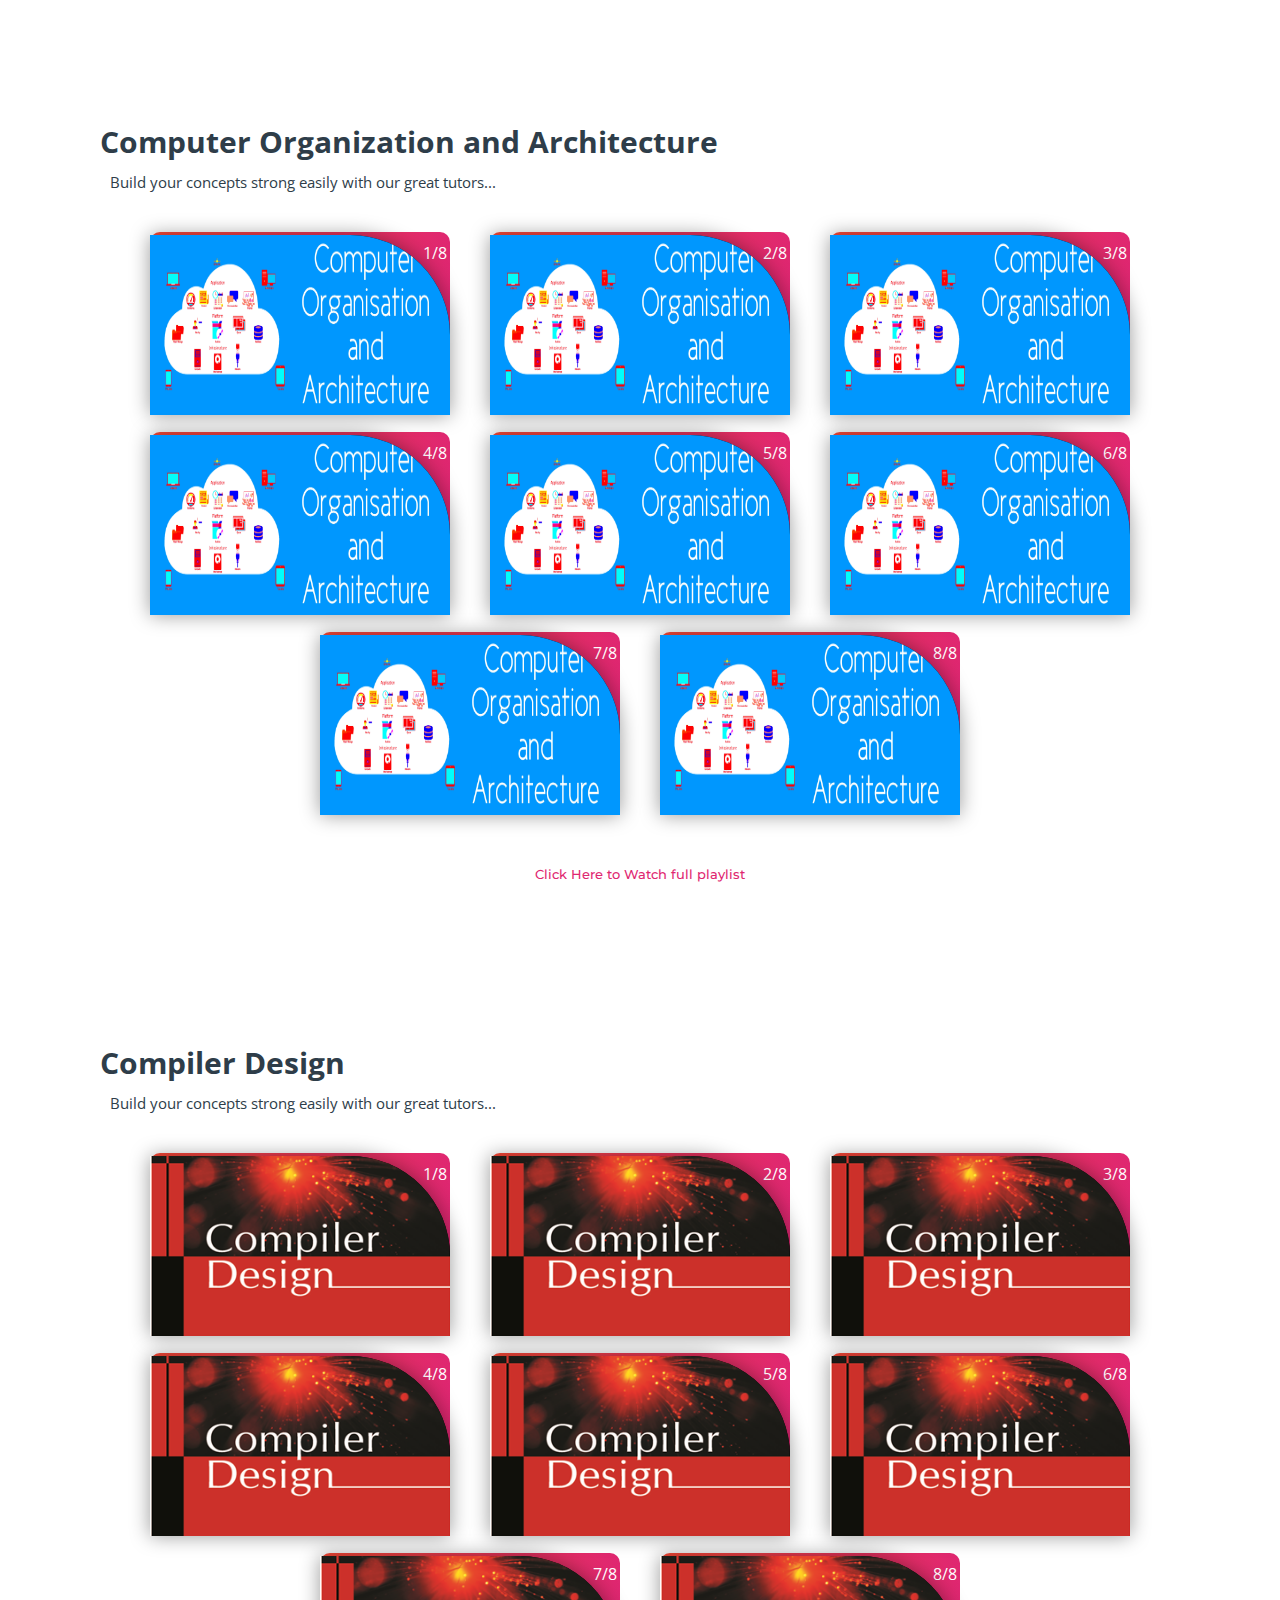
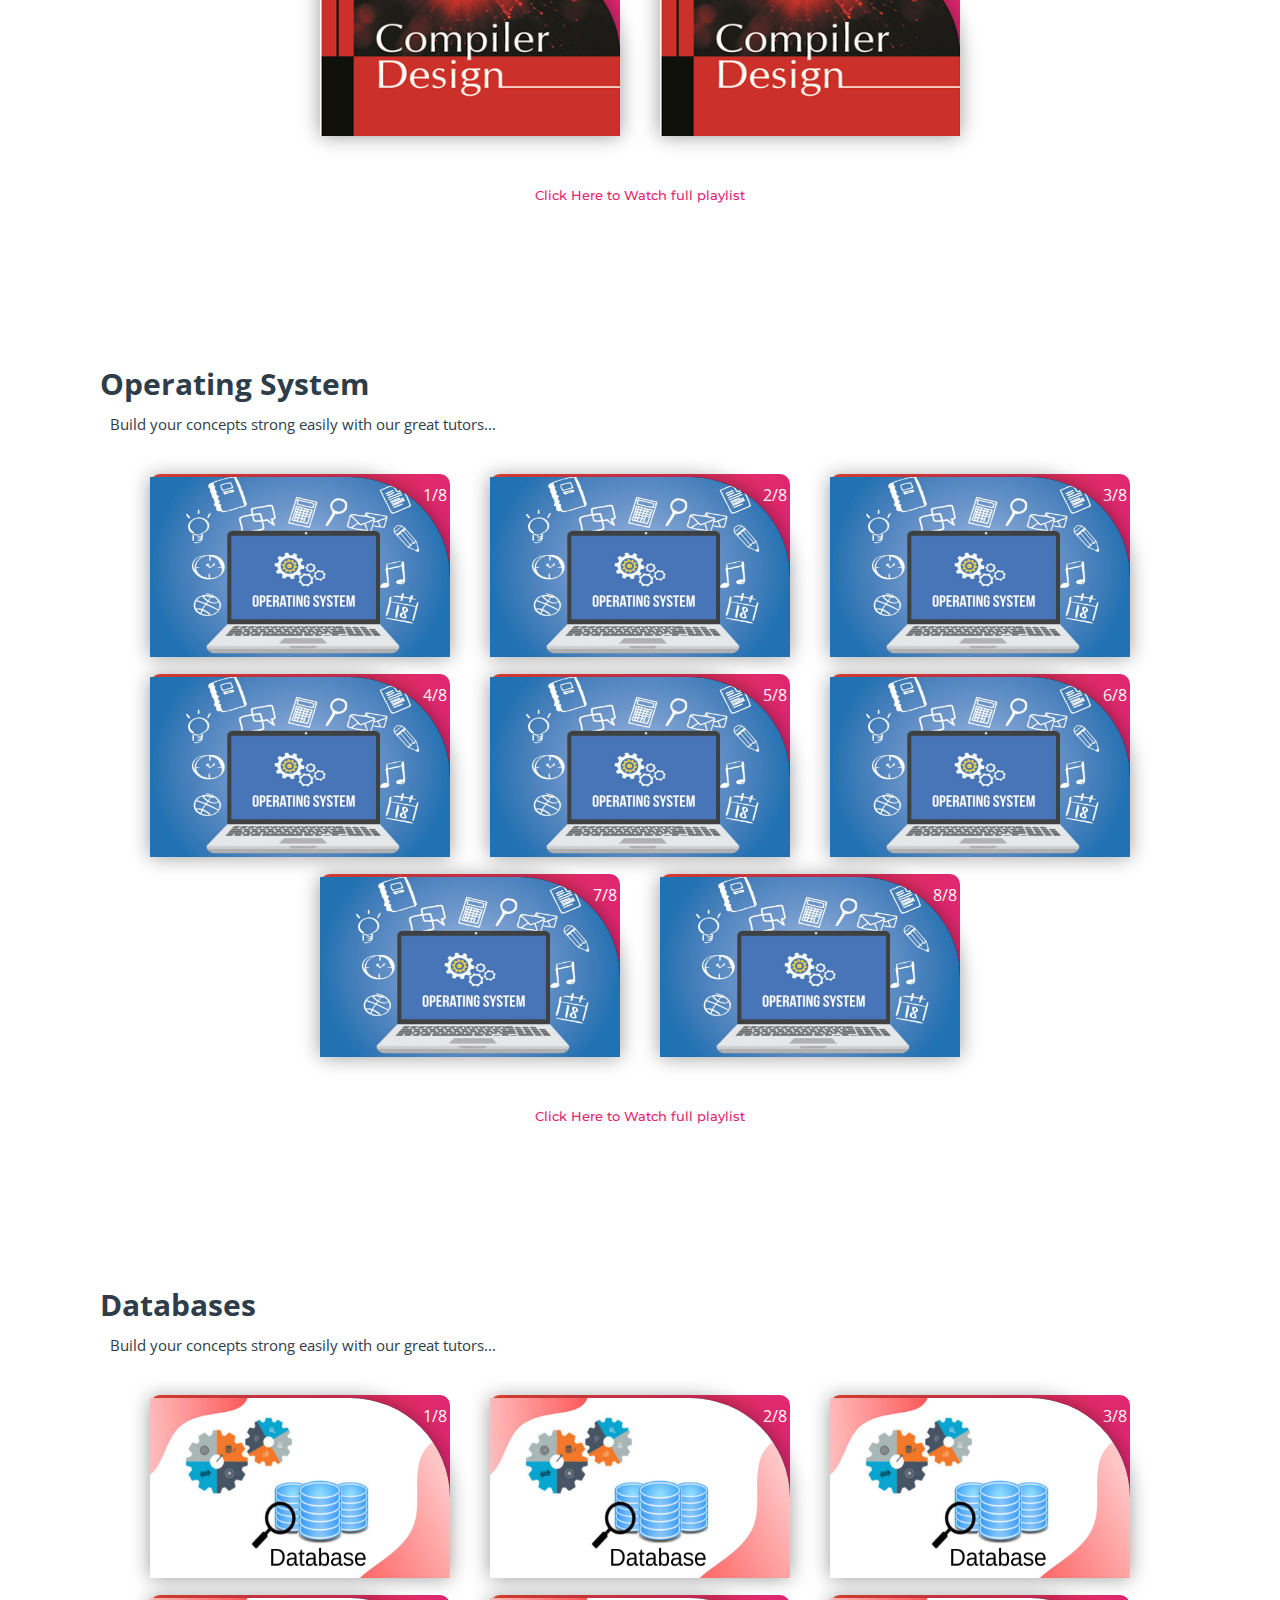
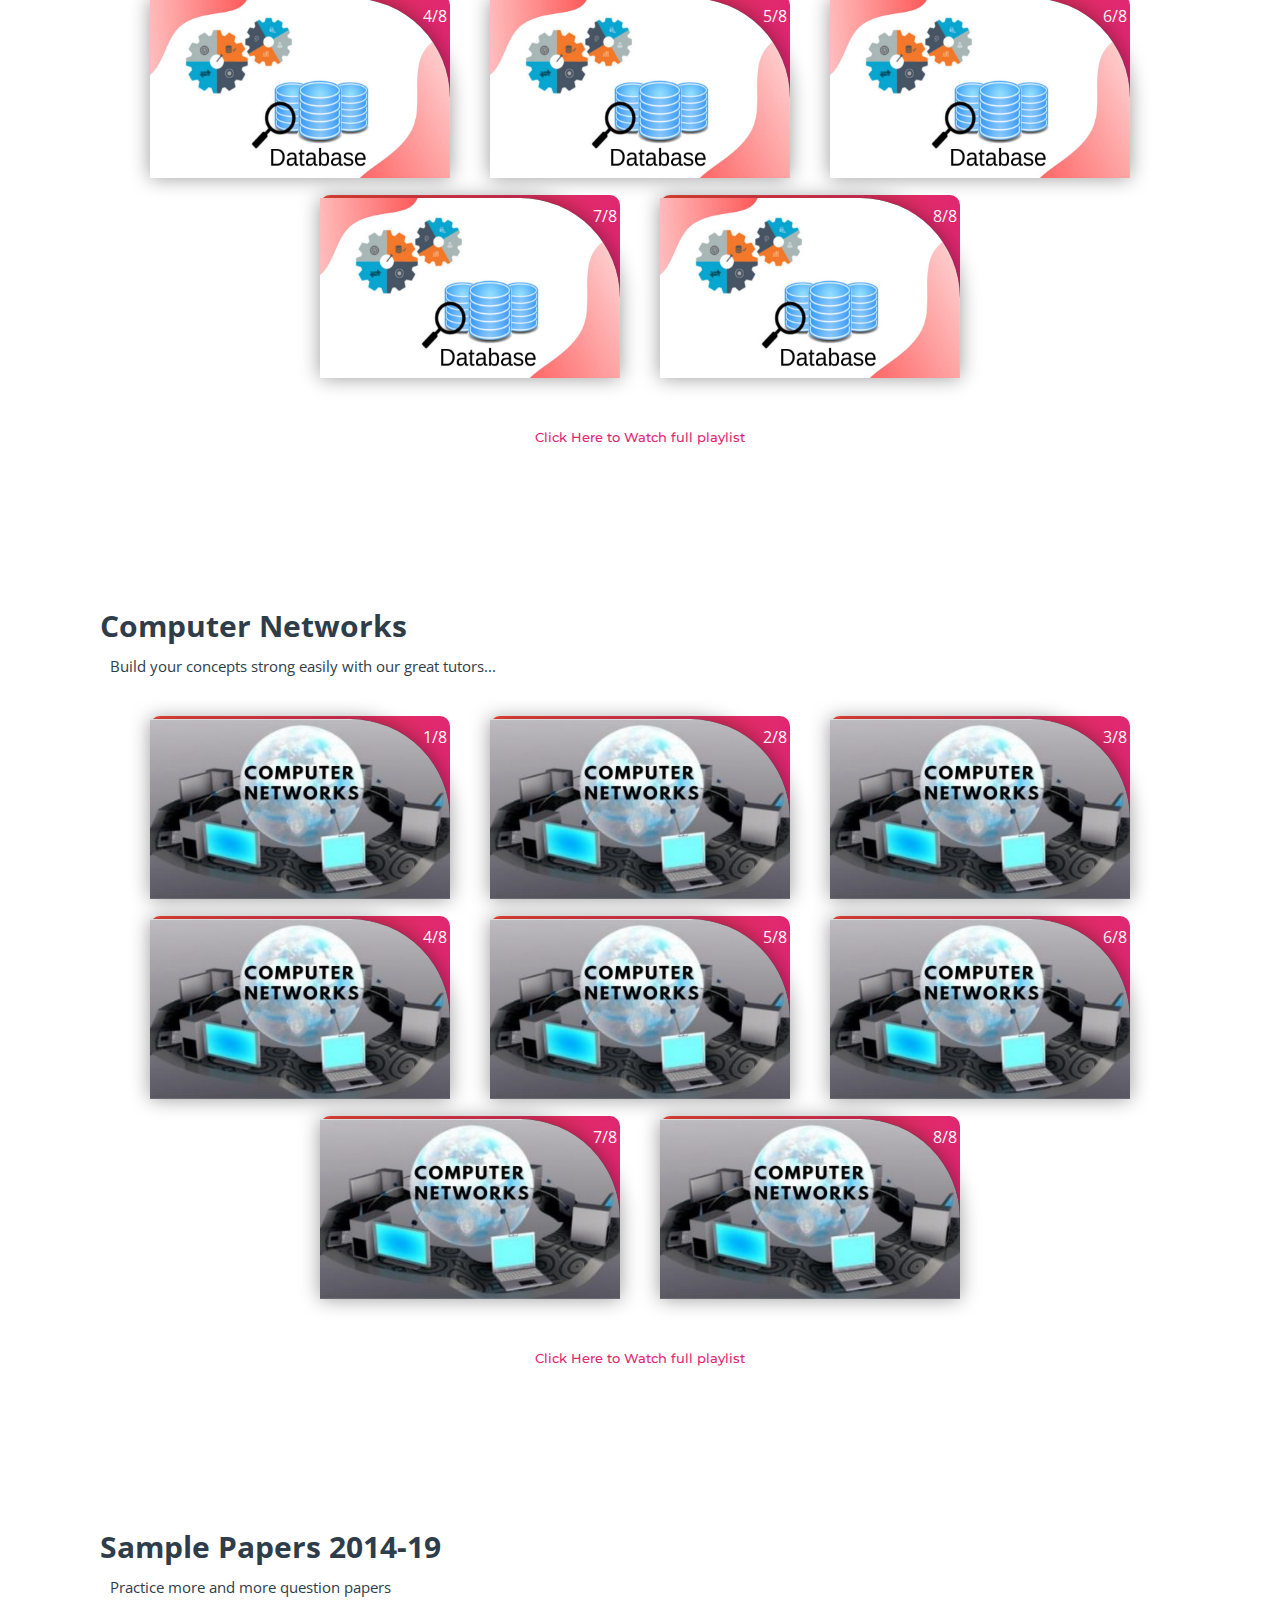
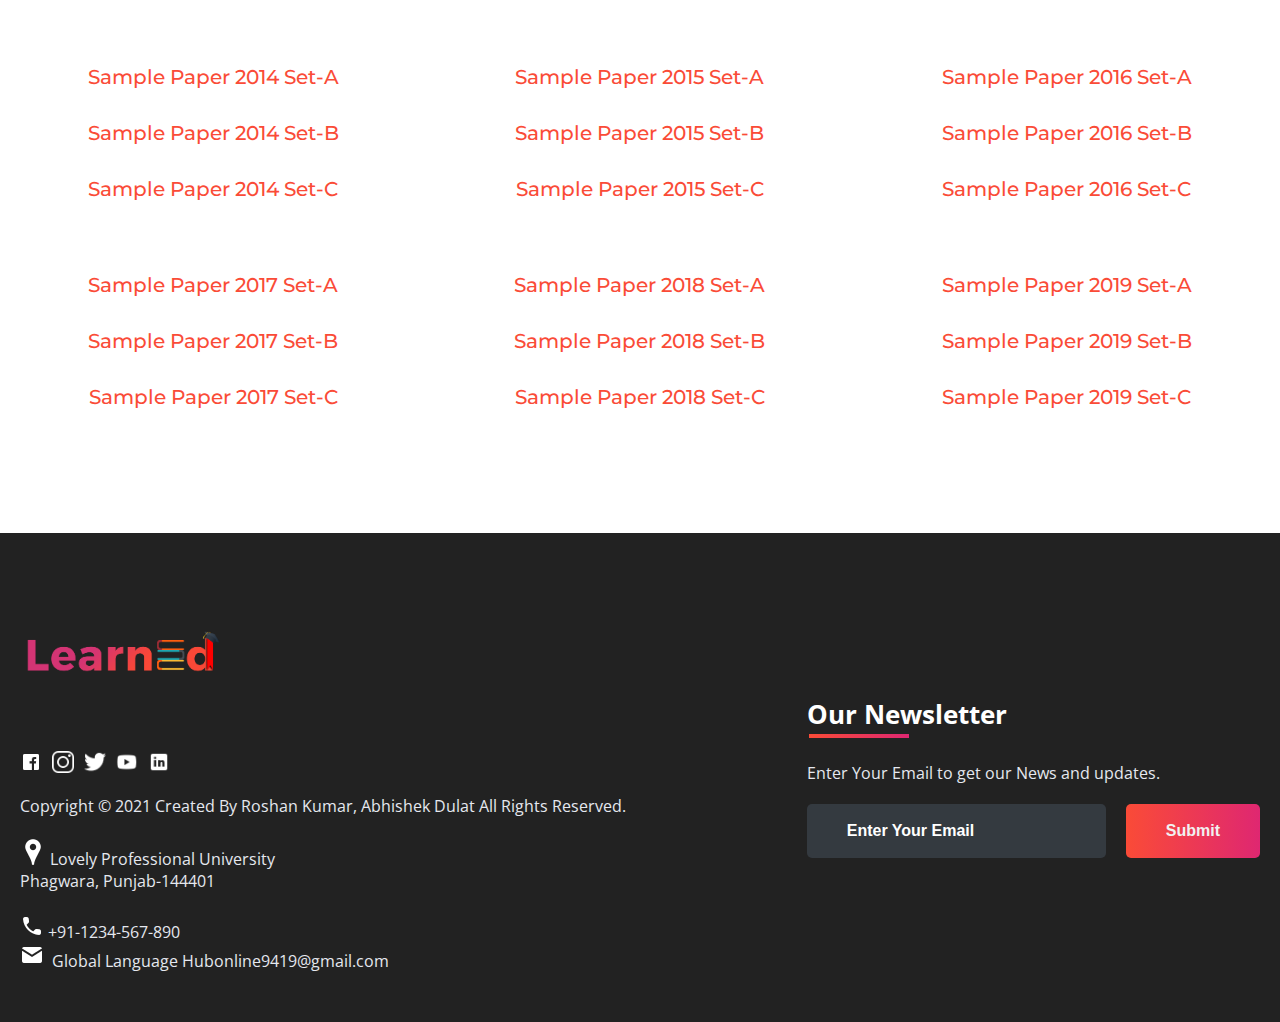
<file: subjects/gate.html>
<!DOCTYPE html>
<html>
  <head>
    <link rel="shortcut icon" type="png" href="../images/icon/favicon.png" />
    <title>Prepare for GATE on Global Language Hub</title>
    <link rel="stylesheet" type="text/css" href="subjects.css" />
    <script type="text/javascript" src="../script.js"></script>
  </head>
  <body>
    <!-- NAVIGATION -->
    <header>
      <div class="nav" id="nav">
        <div id="Global Language Hub-logo">
          <a href="../index.html"
            ><img src="../images/icon/logo.png" style="width: 120px"
          /></a>
        </div>
        <div class="switch-tab" id="switch-tab" onclick="switchTAB()">
          <img src="../images/icon/menu.png" />
        </div>
        <ul id="list-switch">
          <li>
            <a href="jee.html"
              ><img src="../images/courses/d1.png" class="icon" />JEE</a
            >
          </li>
          <li>
            <a href="#"
              ><img src="../images/courses/paper.png" class="icon" />GATE</a
            >
          </li>
          <li>
            <a href="computer_courses.html"
              ><img src="../images/courses/computer.png" class="icon" />Computer
              Courses</a
            >
          </li>
          <li>
            <a href="computer_courses.html#data"
              ><img src="../images/courses/data.png" class="icon" />Data
              Structures</a
            >
          </li>
          <li>
            <a href="computer_courses.html#algo"
              ><img src="../images/courses/algo.png" class="icon" />Algorithm</a
            >
          </li>
          <li>
            <a href="computer_courses.html#projects"
              ><img
                src="../images/courses/projects.png"
                class="icon"
              />Projects</a
            >
          </li>
        </ul>
        <div class="search" id="search-switch">
          <input type="text" placeholder="Search" class="srch" /><button
            id="srchbtn"
          >
            <img src="../images/icon/search.png" />
          </button>
        </div>
      </div>
    </header>

    <!-- Main Title of the Page -->
    <div class="title">
      <span>Prepare for GATE Exams on Global Language Hub</span>
      <div class="shortdesc">
        <p>
          Learn from Global Language Hub for better higher studies in<br />
          Indian Institutes of Technologies(IIT)
        </p>
      </div>
    </div>

    <!-- Some KeyWords related to topic -->
    <div class="course">
      <div class="cbox">
        <div class="det"><a href="#digital">Digital Logic</a></div>
        <div class="det">
          <a
            href="https://en.wikipedia.org/wiki/Sequential_logic"
            target="_blank"
            >Combinational & Sequential Circuits</a
          >
        </div>
        <div class="det">
          <a href="https://en.wikipedia.org/wiki/ALU" target="_blank"
            >Computer Arithmetic</a
          >
        </div>
        <div class="det">
          <a
            href="https://en.wikipedia.org/wiki/Boolean_algebra"
            target="_blank"
            >Boolean Algebra</a
          >
        </div>
        <div class="det">
          <a href="computer_courses.html#algo">Algorithm</a>
        </div>
        <div class="det">
          <a href="computer_courses.html#data">Data Structures</a>
        </div>
      </div>
      <div class="cbox">
        <div class="det"><a href="#compiler">Compiler Design</a></div>
        <div class="det"><a href="#os">OS</a></div>
        <div class="det">
          <a href="#coaa">Computer Organization & Architecture</a>
        </div>
        <div class="det">
          <a href="https://en.wikipedia.org/wiki/IPv4" target="_blank"
            >IPv4 / IPv6</a
          >
        </div>
        <div class="det"><a href="#cn">Computer Networks</a></div>
        <div class="det"><a href="#database">Databases</a></div>
        <div class="det">
          <a
            href="https://en.wikipedia.org/wiki/Theory_of_computation"
            target="_blank"
            >Theory of Computation</a
          >
        </div>
      </div>
      <div class="cbox">
        <div class="det"><a href="#math">Discrete Mathematics</a></div>
        <div class="det"><a href="#math">Calculus</a></div>
        <div class="det"><a href="#math">Linear Algebra</a></div>
        <div class="det"><a href="#math">Trigonometry</a></div>
        <div class="det"><a href="#math">Integration</a></div>
        <div class="det"><a href="#math">Matrices</a></div>
        <div class="det"><a href="#math">Probability</a></div>
        <div class="det"><a href="#math">Differentiation</a></div>
      </div>
    </div>

    <!-- Courses Available -->
    <div class="inbt">Accelerate your career with GATE programs</div>

    <div class="ccard">
      <center>
        <div class="ccardbox">
          <div class="dcard">
            <div class="fpart"><img src="../images/courses/math.jpg" /></div>
            <a href="#math"
              ><div class="spart">
                2 Courses <img src="../images/icon/dropdown.png" /></div
            ></a>
          </div>
          <div class="dcard">
            <div class="fpart"><img src="../images/courses/digital.jpg" /></div>
            <a href="#digital"
              ><div class="spart">
                5 Courses <img src="../images/icon/dropdown.png" /></div
            ></a>
          </div>
          <div class="dcard">
            <div class="fpart"><img src="../images/courses/coaa.jpg" /></div>
            <a href="#coaa"
              ><div class="spart">
                3 Courses <img src="../images/icon/dropdown.png" /></div
            ></a>
          </div>
          <div class="dcard">
            <div class="fpart">
              <img src="../images/courses/database.jpg" />
            </div>
            <a href="#database"
              ><div class="spart">
                3 Courses <img src="../images/icon/dropdown.png" /></div
            ></a>
          </div>
          <div class="dcard">
            <div class="fpart">
              <img src="../images/courses/data-algo.jpg" />
            </div>
            <a href="computer_courses.html#data"
              ><div class="spart">
                6 Courses <img src="../images/icon/dropdown.png" /></div
            ></a>
          </div>
          <div class="dcard">
            <div class="fpart">
              <img src="../images/courses/compiler.jpg" />
            </div>
            <a href="#compiler"
              ><div class="spart">
                2 Courses <img src="../images/icon/dropdown.png" /></div
            ></a>
          </div>
          <div class="dcard">
            <div class="fpart"><img src="../images/courses/os.jpg" /></div>
            <a href="#os"
              ><div class="spart">
                1 Courses <img src="../images/icon/dropdown.png" /></div
            ></a>
          </div>
          <div class="dcard">
            <div class="fpart"><img src="../images/courses/cn.jpg" /></div>
            <a href="#cn"
              ><div class="spart">
                3 Courses <img src="../images/icon/dropdown.png" /></div
            ></a>
          </div>
        </div>
      </center>
    </div>

    <!-- Videos on ENGINEERING MATHEMATICS Lectures -->

    <div class="title2" id="math">
      <span>Engineering Mathematics</span>
      <div class="shortdesc2">
        <p>Practice Mathematics on your tips...</p>
      </div>
    </div>

    <center>
      <div class="ccardbox2">
        <div class="dcard2">
          <span class="tag">1/8</span>
          <div class="fpart2">
            <img src="../images/courses/math.jpg" />
            <iframe
              src="https://www.youtube.com/embed/xxGyTHWrHZg"
              frameborder="0"
              allow="accelerometer; autoplay; encrypted-media; gyroscope; picture-in-picture"
              allowfullscreen
            ></iframe>
          </div>
        </div>
        <div class="dcard2">
          <span class="tag">2/8</span>
          <div class="fpart2">
            <img src="../images/courses/math.jpg" />
            <iframe
              src="https://www.youtube.com/embed/xxGyTHWrHZg"
              frameborder="0"
              allow="accelerometer; autoplay; encrypted-media; gyroscope; picture-in-picture"
              allowfullscreen
            ></iframe>
          </div>
        </div>
        <div class="dcard2">
          <span class="tag">3/8</span>
          <div class="fpart2">
            <img src="../images/courses/math.jpg" />
            <iframe
              src="https://www.youtube.com/embed/xxGyTHWrHZg"
              frameborder="0"
              allow="accelerometer; autoplay; encrypted-media; gyroscope; picture-in-picture"
              allowfullscreen
            ></iframe>
          </div>
        </div>
        <div class="dcard2">
          <span class="tag">4/8</span>
          <div class="fpart2">
            <img src="../images/courses/math.jpg" />
            <iframe
              src="https://www.youtube.com/embed/xxGyTHWrHZg"
              frameborder="0"
              allow="accelerometer; autoplay; encrypted-media; gyroscope; picture-in-picture"
              allowfullscreen
            ></iframe>
          </div>
        </div>

        <div class="dcard2">
          <span class="tag">5/8</span>
          <div class="fpart2">
            <img src="../images/courses/math.jpg" />
            <iframe
              src="https://www.youtube.com/embed/xxGyTHWrHZg"
              frameborder="0"
              allow="accelerometer; autoplay; encrypted-media; gyroscope; picture-in-picture"
              allowfullscreen
            ></iframe>
          </div>
        </div>
        <div class="dcard2">
          <span class="tag">6/8</span>
          <div class="fpart2">
            <img src="../images/courses/math.jpg" />
            <iframe
              src="https://www.youtube.com/embed/xxGyTHWrHZg"
              frameborder="0"
              allow="accelerometer; autoplay; encrypted-media; gyroscope; picture-in-picture"
              allowfullscreen
            ></iframe>
          </div>
        </div>
        <div class="dcard2">
          <span class="tag">7/8</span>
          <div class="fpart2">
            <img src="../images/courses/math.jpg" />
            <iframe
              src="https://www.youtube.com/embed/xxGyTHWrHZg"
              frameborder="0"
              allow="accelerometer; autoplay; encrypted-media; gyroscope; picture-in-picture"
              allowfullscreen
            ></iframe>
          </div>
        </div>
        <div class="dcard2">
          <span class="tag">8/8</span>
          <div class="fpart2">
            <img src="../images/courses/math.jpg" />
            <iframe
              src="https://www.youtube.com/embed/xxGyTHWrHZg"
              frameborder="0"
              allow="accelerometer; autoplay; encrypted-media; gyroscope; picture-in-picture"
              allowfullscreen
            ></iframe>
          </div>
        </div>
      </div>
    </center>
    <br /><br />
    <div class="click-me">
      <a href="https://www.youtube.com/watch?v=xxGyTHWrHZg" target="_blank"
        >Click Here to Watch full playlist</a
      >
    </div>

    <!-- Videos on DIGITAL LOGIC Lectures -->

    <div class="title2" id="digital">
      <span>Digital Logic</span>
      <div class="shortdesc2">
        <p>Learn deeply about Digital Logic Circuits...</p>
      </div>
    </div>
    <center>
      <div class="ccardbox2">
        <div class="dcard2">
          <span class="tag">1/8</span>
          <div class="fpart2">
            <img src="../images/courses/digital.jpg" />
            <iframe
              src="https://www.youtube.com/embed/-M7oIM8hKSU"
              frameborder="0"
              allow="accelerometer; autoplay; encrypted-media; gyroscope; picture-in-picture"
              allowfullscreen
            ></iframe>
          </div>
        </div>
        <div class="dcard2">
          <span class="tag">2/8</span>
          <div class="fpart2">
            <img src="../images/courses/digital.jpg" />
            <iframe
              src="https://www.youtube.com/embed/-M7oIM8hKSU"
              frameborder="0"
              allow="accelerometer; autoplay; encrypted-media; gyroscope; picture-in-picture"
              allowfullscreen
            ></iframe>
          </div>
        </div>
        <div class="dcard2">
          <span class="tag">3/8</span>
          <div class="fpart2">
            <img src="../images/courses/digital.jpg" />
            <iframe
              src="https://www.youtube.com/embed/-M7oIM8hKSU"
              frameborder="0"
              allow="accelerometer; autoplay; encrypted-media; gyroscope; picture-in-picture"
              allowfullscreen
            ></iframe>
          </div>
        </div>
        <div class="dcard2">
          <span class="tag">4/8</span>
          <div class="fpart2">
            <img src="../images/courses/digital.jpg" />
            <iframe
              src="https://www.youtube.com/embed/-M7oIM8hKSU"
              frameborder="0"
              allow="accelerometer; autoplay; encrypted-media; gyroscope; picture-in-picture"
              allowfullscreen
            ></iframe>
          </div>
        </div>

        <div class="dcard2">
          <span class="tag">5/8</span>
          <div class="fpart2">
            <img src="../images/courses/digital.jpg" />
            <iframe
              src="https://www.youtube.com/embed/-M7oIM8hKSU"
              frameborder="0"
              allow="accelerometer; autoplay; encrypted-media; gyroscope; picture-in-picture"
              allowfullscreen
            ></iframe>
          </div>
        </div>
        <div class="dcard2">
          <span class="tag">6/8</span>
          <div class="fpart2">
            <img src="../images/courses/digital.jpg" />
            <iframe
              src="https://www.youtube.com/embed/-M7oIM8hKSU"
              frameborder="0"
              allow="accelerometer; autoplay; encrypted-media; gyroscope; picture-in-picture"
              allowfullscreen
            ></iframe>
          </div>
        </div>
        <div class="dcard2">
          <span class="tag">7/8</span>
          <div class="fpart2">
            <img src="../images/courses/digital.jpg" />
            <iframe
              src="https://www.youtube.com/embed/-M7oIM8hKSU"
              frameborder="0"
              allow="accelerometer; autoplay; encrypted-media; gyroscope; picture-in-picture"
              allowfullscreen
            ></iframe>
          </div>
        </div>
        <div class="dcard2">
          <span class="tag">8/8</span>
          <div class="fpart2">
            <img src="../images/courses/digital.jpg" />
            <iframe
              src="https://www.youtube.com/embed/-M7oIM8hKSU"
              frameborder="0"
              allow="accelerometer; autoplay; encrypted-media; gyroscope; picture-in-picture"
              allowfullscreen
            ></iframe>
          </div>
        </div>
      </div>
    </center>
    <br /><br />
    <div class="click-me">
      <a href="https://youtu.be/-M7oIM8hKSU" target="_blank"
        >Click Here to Watch full playlist</a
      >
    </div>

    <!-- Videos on COMPUTER ORGANIZATION and ARCHITECTURE Lectures -->

    <div class="title2" id="coaa">
      <span>Computer Organization and Architecture</span>
      <div class="shortdesc2">
        <p>Build your concepts strong easily with our great tutors...</p>
      </div>
    </div>
    <center>
      <div class="ccardbox2">
        <div class="dcard2">
          <span class="tag">1/8</span>
          <div class="fpart2">
            <img src="../images/courses/coaa.jpg" />
            <iframe
              src="https://www.youtube.com/embed/q6oiRtKTpX4"
              frameborder="0"
              allow="accelerometer; autoplay; encrypted-media; gyroscope; picture-in-picture"
              allowfullscreen
            ></iframe>
          </div>
        </div>
        <div class="dcard2">
          <span class="tag">2/8</span>
          <div class="fpart2">
            <img src="../images/courses/coaa.jpg" />
            <iframe
              src="https://www.youtube.com/embed/q6oiRtKTpX4"
              frameborder="0"
              allow="accelerometer; autoplay; encrypted-media; gyroscope; picture-in-picture"
              allowfullscreen
            ></iframe>
          </div>
        </div>
        <div class="dcard2">
          <span class="tag">3/8</span>
          <div class="fpart2">
            <img src="../images/courses/coaa.jpg" />
            <iframe
              src="https://www.youtube.com/embed/q6oiRtKTpX4"
              frameborder="0"
              allow="accelerometer; autoplay; encrypted-media; gyroscope; picture-in-picture"
              allowfullscreen
            ></iframe>
          </div>
        </div>
        <div class="dcard2">
          <span class="tag">4/8</span>
          <div class="fpart2">
            <img src="../images/courses/coaa.jpg" />
            <iframe
              src="https://www.youtube.com/embed/q6oiRtKTpX4"
              frameborder="0"
              allow="accelerometer; autoplay; encrypted-media; gyroscope; picture-in-picture"
              allowfullscreen
            ></iframe>
          </div>
        </div>

        <div class="dcard2">
          <span class="tag">5/8</span>
          <div class="fpart2">
            <img src="../images/courses/coaa.jpg" />
            <iframe
              src="https://www.youtube.com/embed/q6oiRtKTpX4"
              frameborder="0"
              allow="accelerometer; autoplay; encrypted-media; gyroscope; picture-in-picture"
              allowfullscreen
            ></iframe>
          </div>
        </div>
        <div class="dcard2">
          <span class="tag">6/8</span>
          <div class="fpart2">
            <img src="../images/courses/coaa.jpg" />
            <iframe
              src="https://www.youtube.com/embed/q6oiRtKTpX4"
              frameborder="0"
              allow="accelerometer; autoplay; encrypted-media; gyroscope; picture-in-picture"
              allowfullscreen
            ></iframe>
          </div>
        </div>
        <div class="dcard2">
          <span class="tag">7/8</span>
          <div class="fpart2">
            <img src="../images/courses/coaa.jpg" />
            <iframe
              src="https://www.youtube.com/embed/q6oiRtKTpX4"
              frameborder="0"
              allow="accelerometer; autoplay; encrypted-media; gyroscope; picture-in-picture"
              allowfullscreen
            ></iframe>
          </div>
        </div>
        <div class="dcard2">
          <span class="tag">8/8</span>
          <div class="fpart2">
            <img src="../images/courses/coaa.jpg" />
            <iframe
              src="https://www.youtube.com/embed/q6oiRtKTpX4"
              frameborder="0"
              allow="accelerometer; autoplay; encrypted-media; gyroscope; picture-in-picture"
              allowfullscreen
            ></iframe>
          </div>
        </div>
      </div>
    </center>
    <br /><br />
    <div class="click-me">
      <a href="https://youtu.be/q6oiRtKTpX4" target="_blank"
        >Click Here to Watch full playlist</a
      >
    </div>

    <!-- Videos on COMPILER Lectures -->

    <div class="title2" id="compiler">
      <span>Compiler Design</span>
      <div class="shortdesc2">
        <p>Build your concepts strong easily with our great tutors...</p>
      </div>
    </div>
    <center>
      <div class="ccardbox2">
        <div class="dcard2">
          <span class="tag">1/8</span>
          <div class="fpart2">
            <img src="../images/courses/compiler.jpg" />
            <iframe
              src="https://www.youtube.com/embed/yNZIhF6pxjM"
              frameborder="0"
              allow="accelerometer; autoplay; encrypted-media; gyroscope; picture-in-picture"
              allowfullscreen
            ></iframe>
          </div>
        </div>
        <div class="dcard2">
          <span class="tag">2/8</span>
          <div class="fpart2">
            <img src="../images/courses/compiler.jpg" />
            <iframe
              src="https://www.youtube.com/embed/yNZIhF6pxjM"
              frameborder="0"
              allow="accelerometer; autoplay; encrypted-media; gyroscope; picture-in-picture"
              allowfullscreen
            ></iframe>
          </div>
        </div>
        <div class="dcard2">
          <span class="tag">3/8</span>
          <div class="fpart2">
            <img src="../images/courses/compiler.jpg" />
            <iframe
              src="https://www.youtube.com/embed/yNZIhF6pxjM"
              frameborder="0"
              allow="accelerometer; autoplay; encrypted-media; gyroscope; picture-in-picture"
              allowfullscreen
            ></iframe>
          </div>
        </div>
        <div class="dcard2">
          <span class="tag">4/8</span>
          <div class="fpart2">
            <img src="../images/courses/compiler.jpg" />
            <iframe
              src="https://www.youtube.com/embed/yNZIhF6pxjM"
              frameborder="0"
              allow="accelerometer; autoplay; encrypted-media; gyroscope; picture-in-picture"
              allowfullscreen
            ></iframe>
          </div>
        </div>

        <div class="dcard2">
          <span class="tag">5/8</span>
          <div class="fpart2">
            <img src="../images/courses/compiler.jpg" />
            <iframe
              src="https://www.youtube.com/embed/yNZIhF6pxjM"
              frameborder="0"
              allow="accelerometer; autoplay; encrypted-media; gyroscope; picture-in-picture"
              allowfullscreen
            ></iframe>
          </div>
        </div>
        <div class="dcard2">
          <span class="tag">6/8</span>
          <div class="fpart2">
            <img src="../images/courses/compiler.jpg" />
            <iframe
              src="https://www.youtube.com/embed/yNZIhF6pxjM"
              frameborder="0"
              allow="accelerometer; autoplay; encrypted-media; gyroscope; picture-in-picture"
              allowfullscreen
            ></iframe>
          </div>
        </div>
        <div class="dcard2">
          <span class="tag">7/8</span>
          <div class="fpart2">
            <img src="../images/courses/compiler.jpg" />
            <iframe
              src="https://www.youtube.com/embed/yNZIhF6pxjM"
              frameborder="0"
              allow="accelerometer; autoplay; encrypted-media; gyroscope; picture-in-picture"
              allowfullscreen
            ></iframe>
          </div>
        </div>
        <div class="dcard2">
          <span class="tag">8/8</span>
          <div class="fpart2">
            <img src="../images/courses/compiler.jpg" />
            <iframe
              src="https://www.youtube.com/embed/yNZIhF6pxjM"
              frameborder="0"
              allow="accelerometer; autoplay; encrypted-media; gyroscope; picture-in-picture"
              allowfullscreen
            ></iframe>
          </div>
        </div>
      </div>
    </center>
    <br /><br />
    <div class="click-me">
      <a href="https://youtu.be/yNZIhF6pxjM" target="_blank"
        >Click Here to Watch full playlist</a
      >
    </div>

    <!-- Videos on OPERATING SYSTEM Lectures -->

    <div class="title2" id="os">
      <span>Operating System</span>
      <div class="shortdesc2">
        <p>Build your concepts strong easily with our great tutors...</p>
      </div>
    </div>
    <center>
      <div class="ccardbox2">
        <div class="dcard2">
          <span class="tag">1/8</span>
          <div class="fpart2">
            <img src="../images/courses/os.jpg" />
            <iframe
              src="https://www.youtube.com/embed/vBURTt97EkA"
              frameborder="0"
              allow="accelerometer; autoplay; encrypted-media; gyroscope; picture-in-picture"
              allowfullscreen
            ></iframe>
          </div>
        </div>
        <div class="dcard2">
          <span class="tag">2/8</span>
          <div class="fpart2">
            <img src="../images/courses/os.jpg" />
            <iframe
              src="https://www.youtube.com/embed/vBURTt97EkA"
              frameborder="0"
              allow="accelerometer; autoplay; encrypted-media; gyroscope; picture-in-picture"
              allowfullscreen
            ></iframe>
          </div>
        </div>
        <div class="dcard2">
          <span class="tag">3/8</span>
          <div class="fpart2">
            <img src="../images/courses/os.jpg" />
            <iframe
              src="https://www.youtube.com/embed/vBURTt97EkA"
              frameborder="0"
              allow="accelerometer; autoplay; encrypted-media; gyroscope; picture-in-picture"
              allowfullscreen
            ></iframe>
          </div>
        </div>
        <div class="dcard2">
          <span class="tag">4/8</span>
          <div class="fpart2">
            <img src="../images/courses/os.jpg" />
            <iframe
              src="https://www.youtube.com/embed/vBURTt97EkA"
              frameborder="0"
              allow="accelerometer; autoplay; encrypted-media; gyroscope; picture-in-picture"
              allowfullscreen
            ></iframe>
          </div>
        </div>

        <div class="dcard2">
          <span class="tag">5/8</span>
          <div class="fpart2">
            <img src="../images/courses/os.jpg" />
            <iframe
              src="https://www.youtube.com/embed/vBURTt97EkA"
              frameborder="0"
              allow="accelerometer; autoplay; encrypted-media; gyroscope; picture-in-picture"
              allowfullscreen
            ></iframe>
          </div>
        </div>
        <div class="dcard2">
          <span class="tag">6/8</span>
          <div class="fpart2">
            <img src="../images/courses/os.jpg" />
            <iframe
              src="https://www.youtube.com/embed/vBURTt97EkA"
              frameborder="0"
              allow="accelerometer; autoplay; encrypted-media; gyroscope; picture-in-picture"
              allowfullscreen
            ></iframe>
          </div>
        </div>
        <div class="dcard2">
          <span class="tag">7/8</span>
          <div class="fpart2">
            <img src="../images/courses/os.jpg" />
            <iframe
              src="https://www.youtube.com/embed/vBURTt97EkA"
              frameborder="0"
              allow="accelerometer; autoplay; encrypted-media; gyroscope; picture-in-picture"
              allowfullscreen
            ></iframe>
          </div>
        </div>
        <div class="dcard2">
          <span class="tag">8/8</span>
          <div class="fpart2">
            <img src="../images/courses/os.jpg" />
            <iframe
              src="https://www.youtube.com/embed/vBURTt97EkA"
              frameborder="0"
              allow="accelerometer; autoplay; encrypted-media; gyroscope; picture-in-picture"
              allowfullscreen
            ></iframe>
          </div>
        </div>
      </div>
    </center>

    <br /><br />
    <div class="click-me">
      <a href="https://youtu.be/vBURTt97EkA" target="_blank"
        >Click Here to Watch full playlist</a
      >
    </div>

    <!-- Videos on DATABASE Lectures -->

    <div class="title2" id="database">
      <span>Databases</span>
      <div class="shortdesc2">
        <p>Build your concepts strong easily with our great tutors...</p>
      </div>
    </div>
    <center>
      <div class="ccardbox2">
        <div class="dcard2">
          <span class="tag">1/8</span>
          <div class="fpart2">
            <img src="../images/courses/database.jpg" />
            <iframe
              src="https://www.youtube.com/embed/wR0jg0eQsZA"
              frameborder="0"
              allow="accelerometer; autoplay; encrypted-media; gyroscope; picture-in-picture"
              allowfullscreen
            ></iframe>
          </div>
        </div>
        <div class="dcard2">
          <span class="tag">2/8</span>
          <div class="fpart2">
            <img src="../images/courses/database.jpg" />
            <iframe
              src="https://www.youtube.com/embed/wR0jg0eQsZA"
              frameborder="0"
              allow="accelerometer; autoplay; encrypted-media; gyroscope; picture-in-picture"
              allowfullscreen
            ></iframe>
          </div>
        </div>
        <div class="dcard2">
          <span class="tag">3/8</span>
          <div class="fpart2">
            <img src="../images/courses/database.jpg" />
            <iframe
              src="https://www.youtube.com/embed/wR0jg0eQsZA"
              frameborder="0"
              allow="accelerometer; autoplay; encrypted-media; gyroscope; picture-in-picture"
              allowfullscreen
            ></iframe>
          </div>
        </div>
        <div class="dcard2">
          <span class="tag">4/8</span>
          <div class="fpart2">
            <img src="../images/courses/database.jpg" />
            <iframe
              src="https://www.youtube.com/embed/wR0jg0eQsZA"
              frameborder="0"
              allow="accelerometer; autoplay; encrypted-media; gyroscope; picture-in-picture"
              allowfullscreen
            ></iframe>
          </div>
        </div>

        <div class="dcard2">
          <span class="tag">5/8</span>
          <div class="fpart2">
            <img src="../images/courses/database.jpg" />
            <iframe
              src="https://www.youtube.com/embed/wR0jg0eQsZA"
              frameborder="0"
              allow="accelerometer; autoplay; encrypted-media; gyroscope; picture-in-picture"
              allowfullscreen
            ></iframe>
          </div>
        </div>
        <div class="dcard2">
          <span class="tag">6/8</span>
          <div class="fpart2">
            <img src="../images/courses/database.jpg" />
            <iframe
              src="https://www.youtube.com/embed/wR0jg0eQsZA"
              frameborder="0"
              allow="accelerometer; autoplay; encrypted-media; gyroscope; picture-in-picture"
              allowfullscreen
            ></iframe>
          </div>
        </div>
        <div class="dcard2">
          <span class="tag">7/8</span>
          <div class="fpart2">
            <img src="../images/courses/database.jpg" />
            <iframe
              src="https://www.youtube.com/embed/wR0jg0eQsZA"
              frameborder="0"
              allow="accelerometer; autoplay; encrypted-media; gyroscope; picture-in-picture"
              allowfullscreen
            ></iframe>
          </div>
        </div>
        <div class="dcard2">
          <span class="tag">8/8</span>
          <div class="fpart2">
            <img src="../images/courses/database.jpg" />
            <iframe
              src="https://www.youtube.com/embed/wR0jg0eQsZA"
              frameborder="0"
              allow="accelerometer; autoplay; encrypted-media; gyroscope; picture-in-picture"
              allowfullscreen
            ></iframe>
          </div>
        </div>
      </div>
    </center>
    <br /><br />
    <div class="click-me">
      <a href="https://youtu.be/wR0jg0eQsZA" target="_blank"
        >Click Here to Watch full playlist</a
      >
    </div>

    <!-- Videos on COMPUTER NETWORKS Lectures -->

    <div class="title2" id="cn">
      <span>Computer Networks</span>
      <div class="shortdesc2">
        <p>Build your concepts strong easily with our great tutors...</p>
      </div>
    </div>
    <center>
      <div class="ccardbox2">
        <div class="dcard2">
          <span class="tag">1/8</span>
          <div class="fpart2">
            <img src="../images/courses/cn.jpg" />
            <iframe
              src="https://www.youtube.com/embed/qiQR5rTSshw"
              frameborder="0"
              allow="accelerometer; autoplay; encrypted-media; gyroscope; picture-in-picture"
              allowfullscreen
            ></iframe>
          </div>
        </div>
        <div class="dcard2">
          <span class="tag">2/8</span>
          <div class="fpart2">
            <img src="../images/courses/cn.jpg" />
            <iframe
              src="https://www.youtube.com/embed/qiQR5rTSshw"
              frameborder="0"
              allow="accelerometer; autoplay; encrypted-media; gyroscope; picture-in-picture"
              allowfullscreen
            ></iframe>
          </div>
        </div>
        <div class="dcard2">
          <span class="tag">3/8</span>
          <div class="fpart2">
            <img src="../images/courses/cn.jpg" />
            <iframe
              src="https://www.youtube.com/embed/qiQR5rTSshw"
              frameborder="0"
              allow="accelerometer; autoplay; encrypted-media; gyroscope; picture-in-picture"
              allowfullscreen
            ></iframe>
          </div>
        </div>
        <div class="dcard2">
          <span class="tag">4/8</span>
          <div class="fpart2">
            <img src="../images/courses/cn.jpg" />
            <iframe
              src="https://www.youtube.com/embed/qiQR5rTSshw"
              frameborder="0"
              allow="accelerometer; autoplay; encrypted-media; gyroscope; picture-in-picture"
              allowfullscreen
            ></iframe>
          </div>
        </div>

        <div class="dcard2">
          <span class="tag">5/8</span>
          <div class="fpart2">
            <img src="../images/courses/cn.jpg" />
            <iframe
              src="https://www.youtube.com/embed/qiQR5rTSshw"
              frameborder="0"
              allow="accelerometer; autoplay; encrypted-media; gyroscope; picture-in-picture"
              allowfullscreen
            ></iframe>
          </div>
        </div>
        <div class="dcard2">
          <span class="tag">6/8</span>
          <div class="fpart2">
            <img src="../images/courses/cn.jpg" />
            <iframe
              src="https://www.youtube.com/embed/qiQR5rTSshw"
              frameborder="0"
              allow="accelerometer; autoplay; encrypted-media; gyroscope; picture-in-picture"
              allowfullscreen
            ></iframe>
          </div>
        </div>
        <div class="dcard2">
          <span class="tag">7/8</span>
          <div class="fpart2">
            <img src="../images/courses/cn.jpg" />
            <iframe
              src="https://www.youtube.com/embed/qiQR5rTSshw"
              frameborder="0"
              allow="accelerometer; autoplay; encrypted-media; gyroscope; picture-in-picture"
              allowfullscreen
            ></iframe>
          </div>
        </div>
        <div class="dcard2">
          <span class="tag">8/8</span>
          <div class="fpart2">
            <img src="../images/courses/cn.jpg" />
            <iframe
              src="https://www.youtube.com/embed/qiQR5rTSshw"
              frameborder="0"
              allow="accelerometer; autoplay; encrypted-media; gyroscope; picture-in-picture"
              allowfullscreen
            ></iframe>
          </div>
        </div>
      </div>
    </center>

    <br /><br />
    <div class="click-me">
      <a href="https://youtu.be/qiQR5rTSshw" target="_blank"
        >Click Here to Watch full playlist</a
      >
    </div>

    <!-- Links for SAMPLE PAPERS of JEE MAINS & ADVANCED -->

    <div class="title2" id="sample_papers">
      <span>Sample Papers 2014-19</span>
      <div class="shortdesc2">
        <p>Practice more and more question papers</p>
      </div>
    </div>

    <div class="sample">
      <ul>
        <li>
          <a href="../samplePapers/p1.pdf" target="_blank"
            >Sample Paper 2014 Set-A</a
          >
        </li>
        <li>
          <a href="../samplePapers/p1.pdf" target="_blank"
            >Sample Paper 2014 Set-B</a
          >
        </li>
        <li>
          <a href="../samplePapers/p1.pdf" target="_blank"
            >Sample Paper 2014 Set-C</a
          >
        </li>
      </ul>
      <ul>
        <li>
          <a href="../samplePapers/p1.pdf" target="_blank"
            >Sample Paper 2015 Set-A</a
          >
        </li>
        <li>
          <a href="../samplePapers/p1.pdf" target="_blank"
            >Sample Paper 2015 Set-B</a
          >
        </li>
        <li>
          <a href="../samplePapers/p1.pdf" target="_blank"
            >Sample Paper 2015 Set-C</a
          >
        </li>
      </ul>
      <ul>
        <li>
          <a href="../samplePapers/p1.pdf" target="_blank"
            >Sample Paper 2016 Set-A</a
          >
        </li>
        <li>
          <a href="../samplePapers/p1.pdf" target="_blank"
            >Sample Paper 2016 Set-B</a
          >
        </li>
        <li>
          <a href="../samplePapers/p1.pdf" target="_blank"
            >Sample Paper 2016 Set-C</a
          >
        </li>
      </ul>
    </div>
    <div class="sample lastSample">
      <ul>
        <li>
          <a href="../samplePapers/p1.pdf" target="_blank"
            >Sample Paper 2017 Set-A</a
          >
        </li>
        <li>
          <a href="../samplePapers/p1.pdf" target="_blank"
            >Sample Paper 2017 Set-B</a
          >
        </li>
        <li>
          <a href="../samplePapers/p1.pdf" target="_blank"
            >Sample Paper 2017 Set-C</a
          >
        </li>
      </ul>
      <ul>
        <li>
          <a href="../samplePapers/p1.pdf" target="_blank"
            >Sample Paper 2018 Set-A</a
          >
        </li>
        <li>
          <a href="../samplePapers/p1.pdf" target="_blank"
            >Sample Paper 2018 Set-B</a
          >
        </li>
        <li>
          <a href="../samplePapers/p1.pdf" target="_blank"
            >Sample Paper 2018 Set-C</a
          >
        </li>
      </ul>
      <ul>
        <li>
          <a href="../samplePapers/p1.pdf" target="_blank"
            >Sample Paper 2019 Set-A</a
          >
        </li>
        <li>
          <a href="../samplePapers/p1.pdf" target="_blank"
            >Sample Paper 2019 Set-B</a
          >
        </li>
        <li>
          <a href="../samplePapers/p1.pdf" target="_blank"
            >Sample Paper 2019 Set-C</a
          >
        </li>
      </ul>
    </div>

    <!-- FOOTER -->
    <footer>
      <div class="footer-container">
        <div class="left-col">
          <img src="../images/icon/logo - Copy.png" style="width: 200px" />
          <div class="logo"></div>
          <div class="social-media">
            <a href="#"><img src="../images/icon\fb.png" /></a>
            <a href="#"><img src="../images/icon\insta.png" /></a>
            <a href="#"><img src="../images/icon\tt.png" /></a>
            <a href="#"><img src="../images/icon\ytube.png" /></a>
            <a href="#"><img src="../images/icon\linkedin.png" /></a>
          </div>
          <br /><br />
          <p class="rights-text">
            Copyright © 2021 Created By Roshan Kumar, Abhishek Dulat All Rights
            Reserved.
          </p>
          <br />
          <p>
            <img src="../images/icon/location.png" /> Lovely Professional
            University<br />Phagwara, Punjab-144401
          </p>
          <br />
          <p>
            <img src="../images/icon/phone.png" /> +91-1234-567-890<br /><img
              src="../images/icon/mail.png"
            />&nbsp; Global Language Hubonline9419@gmail.com
          </p>
        </div>
        <div class="right-col">
          <h1 style="color: #fff">Our Newsletter</h1>
          <div class="border"></div>
          <br />
          <p>Enter Your Email to get our News and updates.</p>
          <form class="newsletter-form">
            <input class="txtb" type="email" placeholder="Enter Your Email" />
            <input class="btn" type="submit" value="Submit" />
          </form>
        </div>
      </div>
    </footer>
  </body>
</html>
</file>
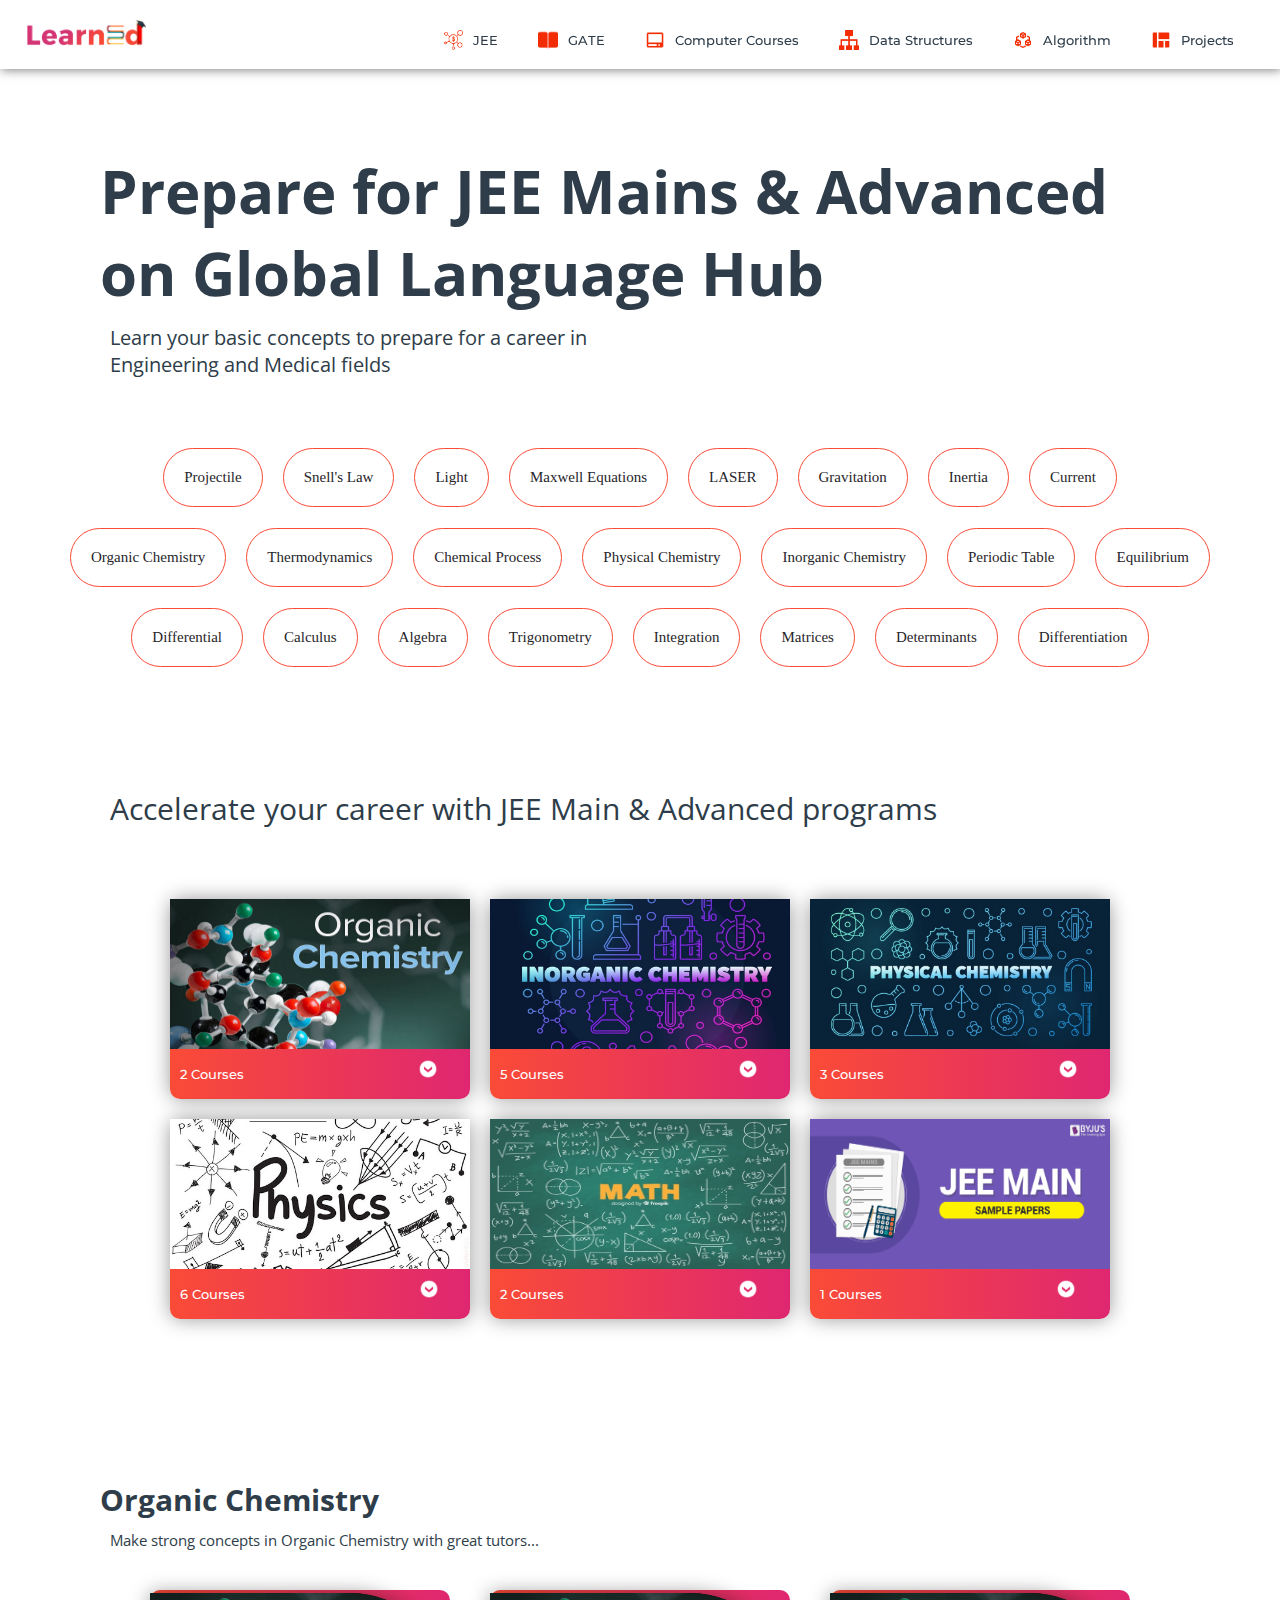
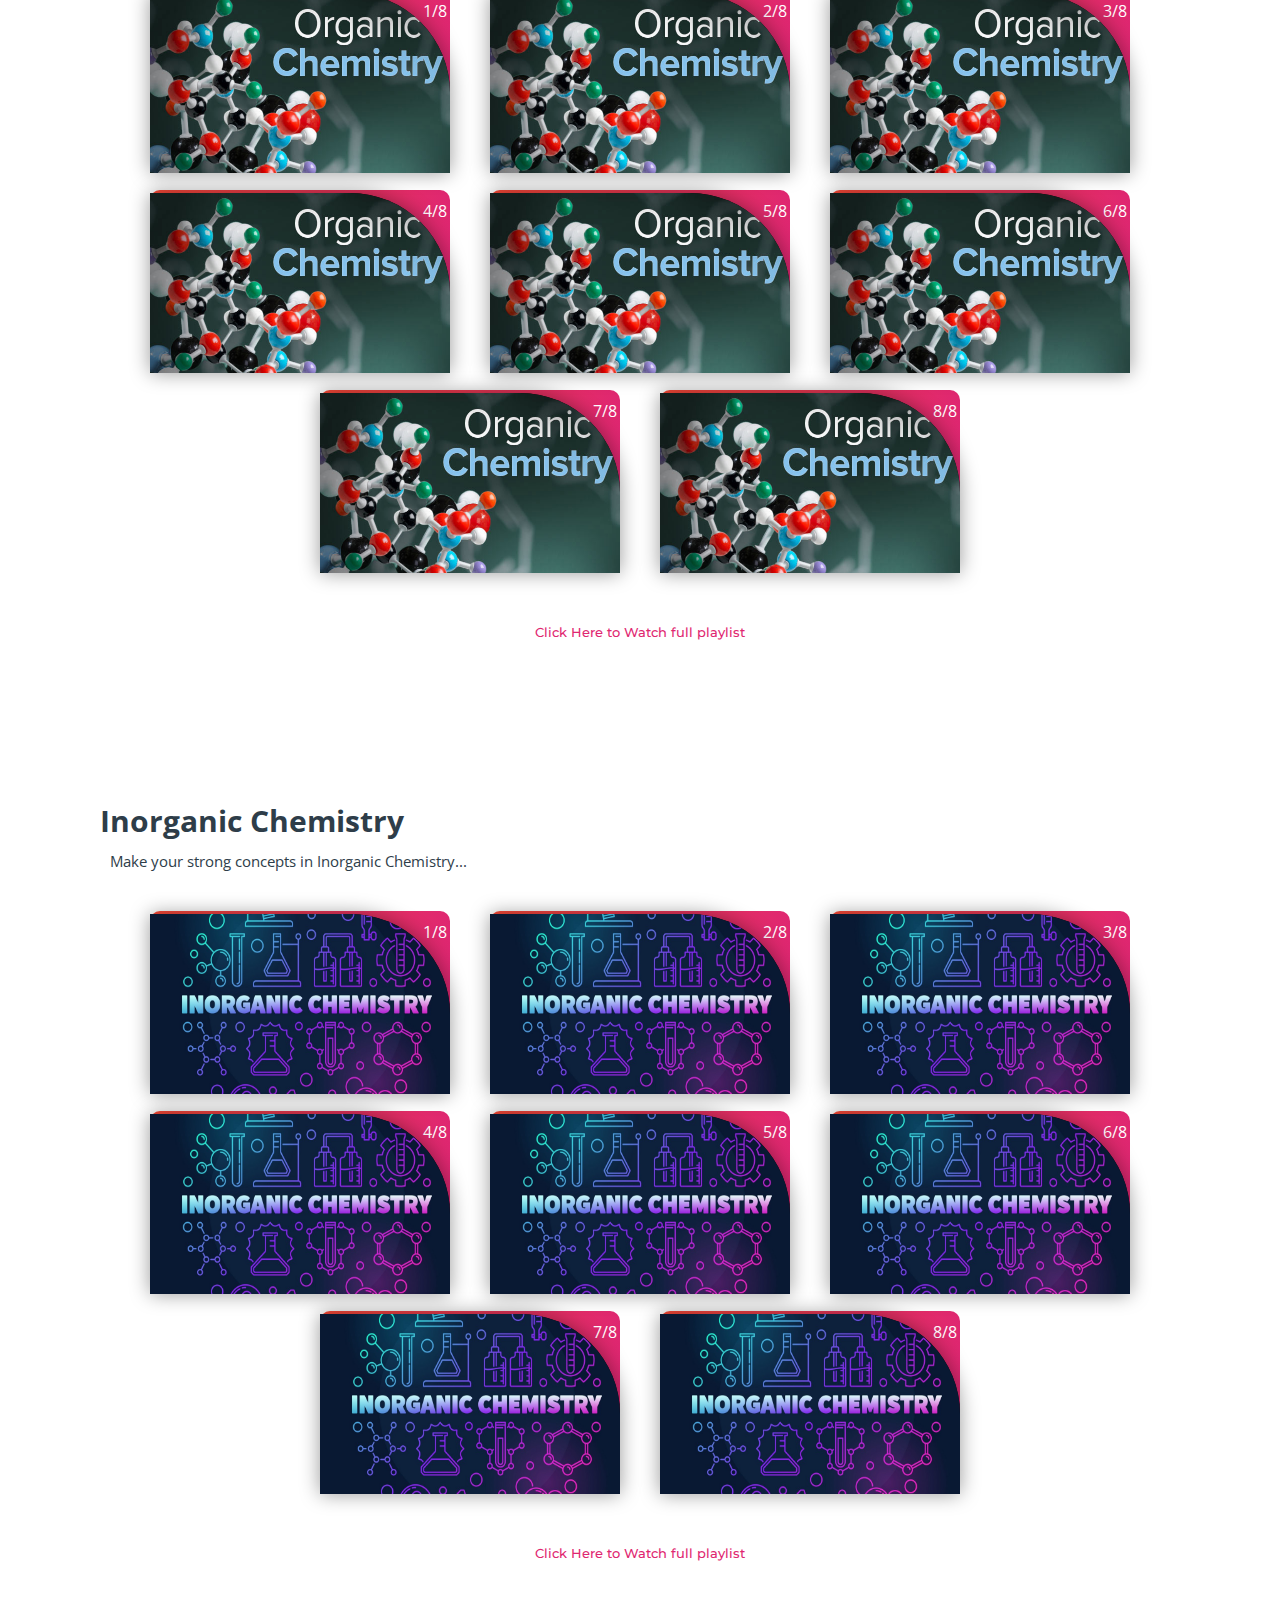
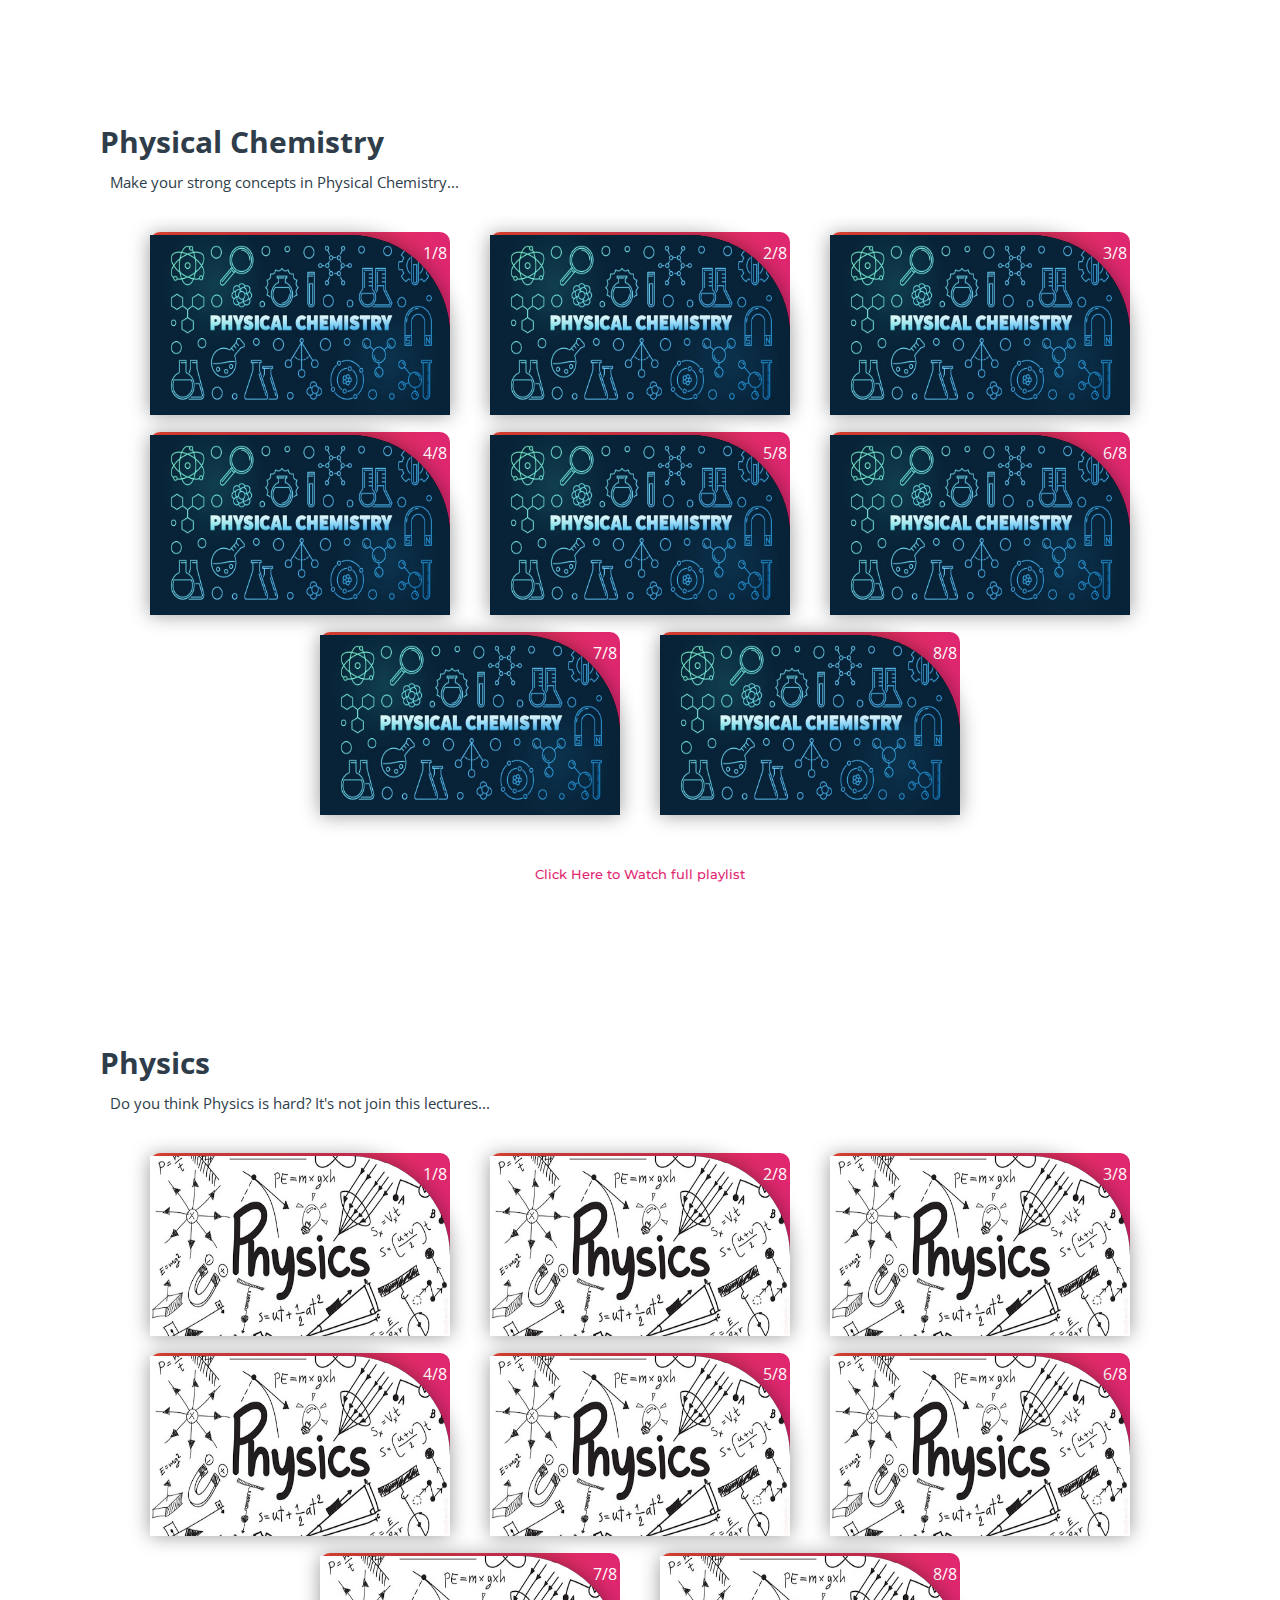
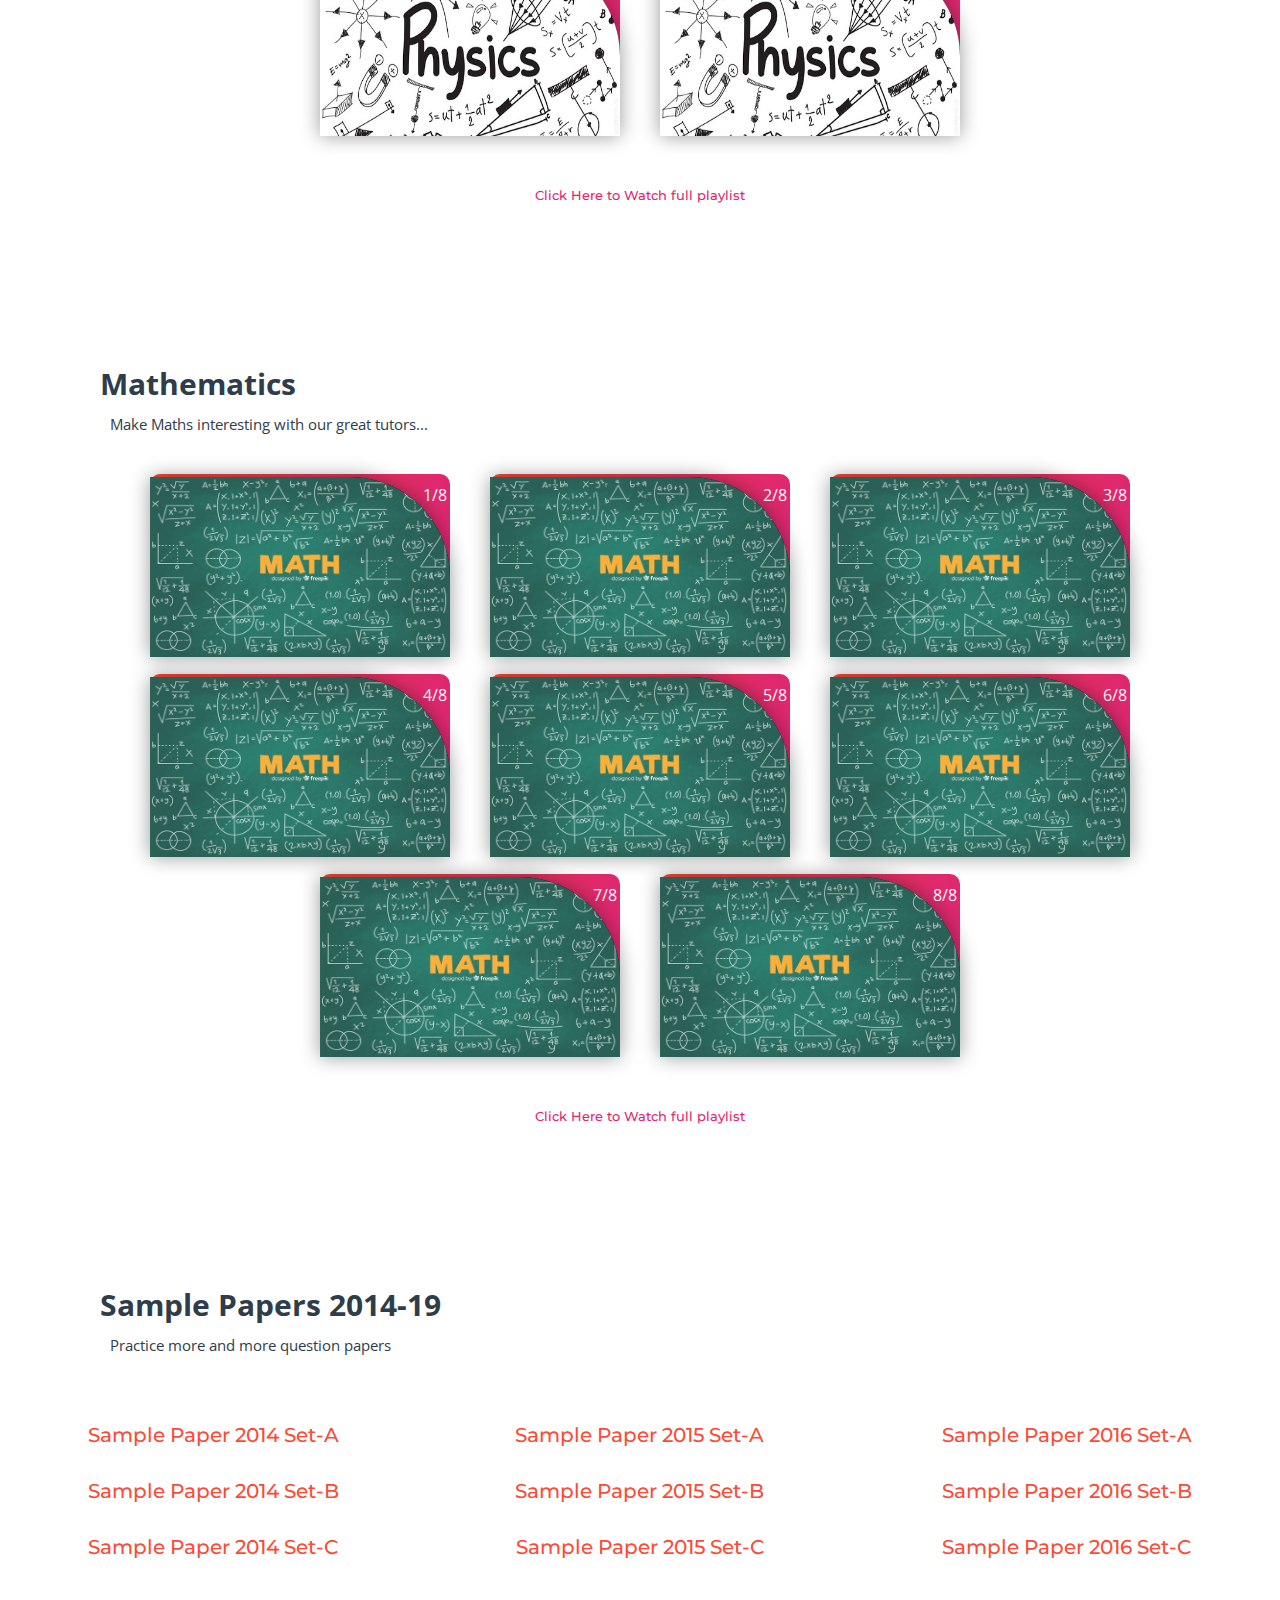
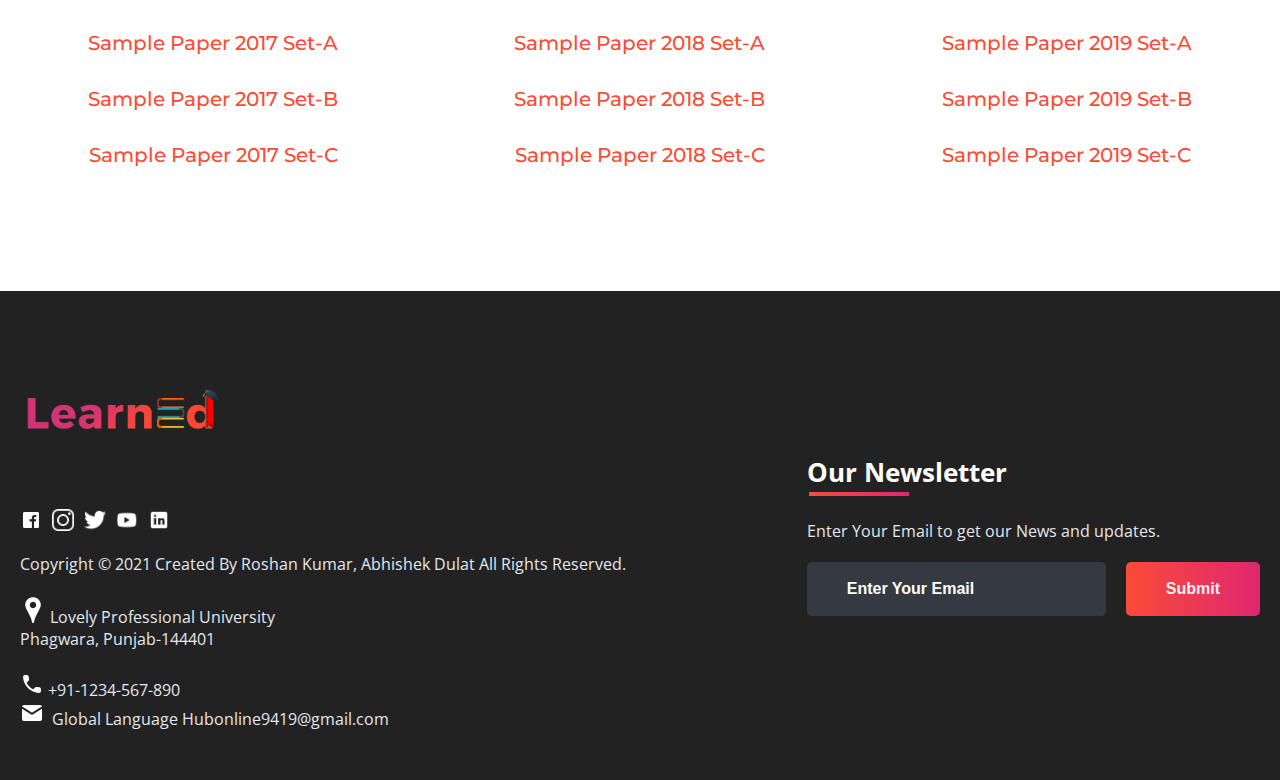
<file: subjects/jee.html>
<!DOCTYPE html>
<html>
  <head>
    <link rel="shortcut icon" type="png" href="../images/icon/favicon.png" />
    <title>Prepare for JEE Mains & Advanced</title>
    <link rel="stylesheet" type="text/css" href="subjects.css" />
    <script type="text/javascript" src="../script.js"></script>
  </head>
  <body>
    <!-- NAVIGATION -->
    <header>
      <div class="nav" id="nav">
        <div id="Global Language Hub-logo">
          <a href="../index.html"
            ><img src="../images/icon/logo.png" style="width: 120px"
          /></a>
        </div>
        <div class="switch-tab" id="switch-tab" onclick="switchTAB()">
          <img src="../images/icon/menu.png" />
        </div>
        <ul id="list-switch">
          <li>
            <a href="#"
              ><img src="../images/courses/d1.png" class="icon" />JEE</a
            >
          </li>
          <li>
            <a href="gate.html"
              ><img src="../images/courses/paper.png" class="icon" />GATE</a
            >
          </li>
          <li>
            <a href="computer_courses.html"
              ><img src="../images/courses/computer.png" class="icon" />Computer
              Courses</a
            >
          </li>
          <li>
            <a href="computer_courses.html#data"
              ><img src="../images/courses/data.png" class="icon" />Data
              Structures</a
            >
          </li>
          <li>
            <a href="computer_courses.html#algo"
              ><img src="../images/courses/algo.png" class="icon" />Algorithm</a
            >
          </li>
          <li>
            <a href="computer_courses.html#projects"
              ><img
                src="../images/courses/projects.png"
                class="icon"
              />Projects</a
            >
          </li>
        </ul>
        <div class="search" id="search-switch">
          <input type="text" placeholder="Search" class="srch" /><button
            id="srchbtn"
          >
            <img src="../images/icon/search.png" />
          </button>
        </div>
      </div>
    </header>

    <div class="title">
      <span>Prepare for JEE Mains & Advanced<br />on Global Language Hub</span>
      <div class="shortdesc">
        <p>
          Learn your basic concepts to prepare for a career in<br />Engineering
          and Medical fields
        </p>
      </div>
    </div>

    <!-- Quick Links -->
    <div class="course">
      <div class="cbox">
        <div class="det">
          <a href="https://en.wikipedia.org/wiki/Projectile" target="_blank"
            >Projectile</a
          >
        </div>
        <div class="det">
          <a href="https://en.wikipedia.org/wiki/Snell%27s_law" target="_blank"
            >Snell's Law</a
          >
        </div>
        <div class="det">
          <a href="https://en.wikipedia.org/wiki/Light" target="_blank"
            >Light</a
          >
        </div>
        <div class="det">
          <a
            href="https://en.wikipedia.org/wiki/Maxwell%27s_equations"
            target="_blank"
            >Maxwell Equations</a
          >
        </div>
        <div class="det">
          <a href="https://en.wikipedia.org/wiki/Laser" target="_blank"
            >LASER</a
          >
        </div>
        <div class="det">
          <a href="https://en.wikipedia.org/wiki/Gravity" target="_blank"
            >Gravitation</a
          >
        </div>
        <div class="det">
          <a href="https://en.wikipedia.org/wiki/Inertia" target="_blank"
            >Inertia</a
          >
        </div>
        <div class="det">
          <a href="https://en.wikipedia.org/wiki/Current" target="_blank"
            >Current</a
          >
        </div>
      </div>
      <div class="cbox">
        <div class="det"><a href="#organic">Organic Chemistry</a></div>
        <div class="det">
          <a href="https://en.wikipedia.org/wiki/Thermodynamics" target="_blank"
            >Thermodynamics</a
          >
        </div>
        <div class="det">
          <a
            href="https://en.wikipedia.org/wiki/Chemical_process"
            target="_blank"
            >Chemical Process</a
          >
        </div>
        <div class="det"><a href="#physical">Physical Chemistry</a></div>
        <div class="det"><a href="#inorganic">Inorganic Chemistry</a></div>
        <div class="det">
          <a href="https://en.wikipedia.org/wiki/Periodic_table" target="_blank"
            >Periodic Table</a
          >
        </div>
        <div class="det">
          <a href="https://en.wikipedia.org/wiki/Equilibrium" target="_blank"
            >Equilibrium</a
          >
        </div>
      </div>
      <div class="cbox">
        <div class="det"><a href="#math">Differential</a></div>
        <div class="det"><a href="#math">Calculus</a></div>
        <div class="det"><a href="#math">Algebra</a></div>
        <div class="det"><a href="#math">Trigonometry</a></div>
        <div class="det"><a href="#math">Integration</a></div>
        <div class="det"><a href="#math">Matrices</a></div>
        <div class="det"><a href="#math">Determinants</a></div>
        <div class="det"><a href="#math">Differentiation</a></div>
      </div>
    </div>

    <div class="inbt">
      Accelerate your career with JEE Main & Advanced programs
    </div>

    <!-- COURSES AVAILABLE -->
    <div class="ccard">
      <center>
        <div class="ccardbox">
          <div class="dcard">
            <div class="fpart"><img src="../images/courses/organic.jpg" /></div>
            <a href="#organic"
              ><div class="spart">
                2 Courses <img src="../images/icon/dropdown.png" /></div
            ></a>
          </div>
          <div class="dcard">
            <div class="fpart">
              <img src="../images/courses/inorganic.jpg" />
            </div>
            <a href="#inorganic"
              ><div class="spart">
                5 Courses <img src="../images/icon/dropdown.png" /></div
            ></a>
          </div>
          <div class="dcard">
            <div class="fpart">
              <img src="../images/courses/physical.jpg" />
            </div>
            <a href="#physical"
              ><div class="spart">
                3 Courses <img src="../images/icon/dropdown.png" /></div
            ></a>
          </div>
        </div>
        <div class="ccardbox">
          <div class="dcard">
            <div class="fpart"><img src="../images/courses/physics.jpg" /></div>
            <a href="#physics"
              ><div class="spart">
                6 Courses <img src="../images/icon/dropdown.png" /></div
            ></a>
          </div>
          <div class="dcard">
            <div class="fpart"><img src="../images/courses/math.jpg" /></div>
            <a href="#math"
              ><div class="spart">
                2 Courses <img src="../images/icon/dropdown.png" /></div
            ></a>
          </div>
          <div class="dcard">
            <div class="fpart">
              <img src="../images/courses/paper-download.png" />
            </div>
            <a href="#sample_papers"
              ><div class="spart">
                1 Courses <img src="../images/icon/dropdown.png" /></div
            ></a>
          </div>
        </div>
      </center>
    </div>

    <!-- VIDEOS SECTION -->
    <div class="title2" id="organic">
      <span>Organic Chemistry</span>
      <div class="shortdesc2">
        <p>Make strong concepts in Organic Chemistry with great tutors...</p>
      </div>
    </div>

    <center>
      <div class="ccardbox2">
        <div class="dcard2">
          <span class="tag">1/8</span>
          <div class="fpart2">
            <img src="../images/courses/organic.jpg" />
            <iframe
              src="https://www.youtube.com/embed/bSMx0NS0XfY"
              frameborder="0"
              allow="accelerometer; autoplay; encrypted-media; gyroscope; picture-in-picture"
              allowfullscreen
            ></iframe>
          </div>
        </div>
        <div class="dcard2">
          <span class="tag">2/8</span>
          <div class="fpart2">
            <img src="../images/courses/organic.jpg" />
            <iframe
              src="https://www.youtube.com/embed/bSMx0NS0XfY"
              frameborder="0"
              allow="accelerometer; autoplay; encrypted-media; gyroscope; picture-in-picture"
              allowfullscreen
            ></iframe>
          </div>
        </div>
        <div class="dcard2">
          <span class="tag">3/8</span>
          <div class="fpart2">
            <img src="../images/courses/organic.jpg" />
            <iframe
              src="https://www.youtube.com/embed/bSMx0NS0XfY"
              frameborder="0"
              allow="accelerometer; autoplay; encrypted-media; gyroscope; picture-in-picture"
              allowfullscreen
            ></iframe>
          </div>
        </div>
        <div class="dcard2">
          <span class="tag">4/8</span>
          <div class="fpart2">
            <img src="../images/courses/organic.jpg" />
            <iframe
              src="https://www.youtube.com/embed/bSMx0NS0XfY"
              frameborder="0"
              allow="accelerometer; autoplay; encrypted-media; gyroscope; picture-in-picture"
              allowfullscreen
            ></iframe>
          </div>
        </div>

        <div class="dcard2">
          <span class="tag">5/8</span>
          <div class="fpart2">
            <img src="../images/courses/organic.jpg" />
            <iframe
              src="https://www.youtube.com/embed/bSMx0NS0XfY"
              frameborder="0"
              allow="accelerometer; autoplay; encrypted-media; gyroscope; picture-in-picture"
              allowfullscreen
            ></iframe>
          </div>
        </div>
        <div class="dcard2">
          <span class="tag">6/8</span>
          <div class="fpart2">
            <img src="../images/courses/organic.jpg" />
            <iframe
              src="https://www.youtube.com/embed/bSMx0NS0XfY"
              frameborder="0"
              allow="accelerometer; autoplay; encrypted-media; gyroscope; picture-in-picture"
              allowfullscreen
            ></iframe>
          </div>
        </div>
        <div class="dcard2">
          <span class="tag">7/8</span>
          <div class="fpart2">
            <img src="../images/courses/organic.jpg" />
            <iframe
              src="https://www.youtube.com/embed/bSMx0NS0XfY"
              frameborder="0"
              allow="accelerometer; autoplay; encrypted-media; gyroscope; picture-in-picture"
              allowfullscreen
            ></iframe>
          </div>
        </div>
        <div class="dcard2">
          <span class="tag">8/8</span>
          <div class="fpart2">
            <img src="../images/courses/organic.jpg" />
            <iframe
              src="https://www.youtube.com/embed/bSMx0NS0XfY"
              frameborder="0"
              allow="accelerometer; autoplay; encrypted-media; gyroscope; picture-in-picture"
              allowfullscreen
            ></iframe>
          </div>
        </div>
      </div>
    </center>

    <br /><br />
    <div class="click-me">
      <a
        href="https://www.youtube.com/watch?v=bSMx0NS0XfY&list=PL8dPuuaLjXtONguuhLdVmq0HTKS0jksS4"
        target="_blank"
        >Click Here to Watch full playlist</a
      >
    </div>

    <!-- VIDEOS SECTION -->

    <div class="title2" id="inorganic">
      <span>Inorganic Chemistry</span>
      <div class="shortdesc2">
        <p>Make your strong concepts in Inorganic Chemistry...</p>
      </div>
    </div>
    <center>
      <div class="ccardbox2">
        <div class="dcard2">
          <span class="tag">1/8</span>
          <div class="fpart2">
            <img src="../images/courses/inorganic.jpg" />
            <iframe
              src="https://www.youtube.com/embed/2B8CRyfGLo4"
              frameborder="0"
              allow="accelerometer; autoplay; encrypted-media; gyroscope; picture-in-picture"
              allowfullscreen
            ></iframe>
          </div>
        </div>
        <div class="dcard2">
          <span class="tag">2/8</span>
          <div class="fpart2">
            <img src="../images/courses/inorganic.jpg" />
            <iframe
              src="https://www.youtube.com/embed/2B8CRyfGLo4"
              frameborder="0"
              allow="accelerometer; autoplay; encrypted-media; gyroscope; picture-in-picture"
              allowfullscreen
            ></iframe>
          </div>
        </div>
        <div class="dcard2">
          <span class="tag">3/8</span>
          <div class="fpart2">
            <img src="../images/courses/inorganic.jpg" />
            <iframe
              src="https://www.youtube.com/embed/2B8CRyfGLo4"
              frameborder="0"
              allow="accelerometer; autoplay; encrypted-media; gyroscope; picture-in-picture"
              allowfullscreen
            ></iframe>
          </div>
        </div>
        <div class="dcard2">
          <span class="tag">4/8</span>
          <div class="fpart2">
            <img src="../images/courses/inorganic.jpg" />
            <iframe
              src="https://www.youtube.com/embed/2B8CRyfGLo4"
              frameborder="0"
              allow="accelerometer; autoplay; encrypted-media; gyroscope; picture-in-picture"
              allowfullscreen
            ></iframe>
          </div>
        </div>

        <div class="dcard2">
          <span class="tag">5/8</span>
          <div class="fpart2">
            <img src="../images/courses/inorganic.jpg" />
            <iframe
              src="https://www.youtube.com/embed/2B8CRyfGLo4"
              frameborder="0"
              allow="accelerometer; autoplay; encrypted-media; gyroscope; picture-in-picture"
              allowfullscreen
            ></iframe>
          </div>
        </div>
        <div class="dcard2">
          <span class="tag">6/8</span>
          <div class="fpart2">
            <img src="../images/courses/inorganic.jpg" />
            <iframe
              src="https://www.youtube.com/embed/2B8CRyfGLo4"
              frameborder="0"
              allow="accelerometer; autoplay; encrypted-media; gyroscope; picture-in-picture"
              allowfullscreen
            ></iframe>
          </div>
        </div>
        <div class="dcard2">
          <span class="tag">7/8</span>
          <div class="fpart2">
            <img src="../images/courses/inorganic.jpg" />
            <iframe
              src="https://www.youtube.com/embed/2B8CRyfGLo4"
              frameborder="0"
              allow="accelerometer; autoplay; encrypted-media; gyroscope; picture-in-picture"
              allowfullscreen
            ></iframe>
          </div>
        </div>
        <div class="dcard2">
          <span class="tag">8/8</span>
          <div class="fpart2">
            <img src="../images/courses/inorganic.jpg" />
            <iframe
              src="https://www.youtube.com/embed/Iuo9PpGE04Y"
              frameborder="0"
              allow="accelerometer; autoplay; encrypted-media; gyroscope; picture-in-picture"
              allowfullscreen
            ></iframe>
          </div>
        </div>
      </div>
    </center>
    <br /><br />
    <div class="click-me">
      <a href="https://www.youtube.com/watch?v=2B8CRyfGLo4" target="_blank"
        >Click Here to Watch full playlist</a
      >
    </div>

    <!-- VIDEOS SECTION -->

    <div class="title2" id="physical">
      <span>Physical Chemistry</span>
      <div class="shortdesc2">
        <p>Make your strong concepts in Physical Chemistry...</p>
      </div>
    </div>
    <center>
      <div class="ccardbox2">
        <div class="dcard2">
          <span class="tag">1/8</span>
          <div class="fpart2">
            <img src="../images/courses/physical.jpg" />
            <iframe
              src="https://www.youtube.com/embed/2y4cf47I21A"
              frameborder="0"
              allow="accelerometer; autoplay; encrypted-media; gyroscope; picture-in-picture"
              allowfullscreen
            ></iframe>
          </div>
        </div>
        <div class="dcard2">
          <span class="tag">2/8</span>
          <div class="fpart2">
            <img src="../images/courses/physical.jpg" />
            <iframe
              src="https://www.youtube.com/embed/2y4cf47I21A"
              frameborder="0"
              allow="accelerometer; autoplay; encrypted-media; gyroscope; picture-in-picture"
              allowfullscreen
            ></iframe>
          </div>
        </div>
        <div class="dcard2">
          <span class="tag">3/8</span>
          <div class="fpart2">
            <img src="../images/courses/physical.jpg" />
            <iframe
              src="https://www.youtube.com/embed/2y4cf47I21A"
              frameborder="0"
              allow="accelerometer; autoplay; encrypted-media; gyroscope; picture-in-picture"
              allowfullscreen
            ></iframe>
          </div>
        </div>
        <div class="dcard2">
          <span class="tag">4/8</span>
          <div class="fpart2">
            <img src="../images/courses/physical.jpg" />
            <iframe
              src="https://www.youtube.com/embed/2y4cf47I21A"
              frameborder="0"
              allow="accelerometer; autoplay; encrypted-media; gyroscope; picture-in-picture"
              allowfullscreen
            ></iframe>
          </div>
        </div>

        <div class="dcard2">
          <span class="tag">5/8</span>
          <div class="fpart2">
            <img src="../images/courses/physical.jpg" />
            <iframe
              src="https://www.youtube.com/embed/2y4cf47I21A"
              frameborder="0"
              allow="accelerometer; autoplay; encrypted-media; gyroscope; picture-in-picture"
              allowfullscreen
            ></iframe>
          </div>
        </div>
        <div class="dcard2">
          <span class="tag">6/8</span>
          <div class="fpart2">
            <img src="../images/courses/physical.jpg" />
            <iframe
              src="https://www.youtube.com/embed/2y4cf47I21A"
              frameborder="0"
              allow="accelerometer; autoplay; encrypted-media; gyroscope; picture-in-picture"
              allowfullscreen
            ></iframe>
          </div>
        </div>
        <div class="dcard2">
          <span class="tag">7/8</span>
          <div class="fpart2">
            <img src="../images/courses/physical.jpg" />
            <iframe
              src="https://www.youtube.com/embed/2y4cf47I21A"
              frameborder="0"
              allow="accelerometer; autoplay; encrypted-media; gyroscope; picture-in-picture"
              allowfullscreen
            ></iframe>
          </div>
        </div>
        <div class="dcard2">
          <span class="tag">8/8</span>
          <div class="fpart2">
            <img src="../images/courses/physical.jpg" />
            <iframe
              src="https://www.youtube.com/embed/2y4cf47I21A"
              frameborder="0"
              allow="accelerometer; autoplay; encrypted-media; gyroscope; picture-in-picture"
              allowfullscreen
            ></iframe>
          </div>
        </div>
      </div>
    </center>
    <br /><br />
    <div class="click-me">
      <a href="https://youtu.be/2y4cf47I21A" target="_blank"
        >Click Here to Watch full playlist</a
      >
    </div>

    <!-- VIDEOS SECTION -->

    <div class="title2" id="physics">
      <span>Physics</span>
      <div class="shortdesc2">
        <p>Do you think Physics is hard? It's not join this lectures...</p>
      </div>
    </div>
    <center>
      <div class="ccardbox2">
        <div class="dcard2">
          <span class="tag">1/8</span>
          <div class="fpart2">
            <img src="../images/courses/physics.jpg" />
            <iframe
              src="https://www.youtube.com/embed/FYE0YYuAyu0"
              frameborder="0"
              allow="accelerometer; autoplay; encrypted-media; gyroscope; picture-in-picture"
              allowfullscreen
            ></iframe>
          </div>
        </div>
        <div class="dcard2">
          <span class="tag">2/8</span>
          <div class="fpart2">
            <img src="../images/courses/physics.jpg" />
            <iframe
              src="https://www.youtube.com/embed/FYE0YYuAyu0"
              frameborder="0"
              allow="accelerometer; autoplay; encrypted-media; gyroscope; picture-in-picture"
              allowfullscreen
            ></iframe>
          </div>
        </div>
        <div class="dcard2">
          <span class="tag">3/8</span>
          <div class="fpart2">
            <img src="../images/courses/physics.jpg" />
            <iframe
              src="https://www.youtube.com/embed/FYE0YYuAyu0"
              frameborder="0"
              allow="accelerometer; autoplay; encrypted-media; gyroscope; picture-in-picture"
              allowfullscreen
            ></iframe>
          </div>
        </div>
        <div class="dcard2">
          <span class="tag">4/8</span>
          <div class="fpart2">
            <img src="../images/courses/physics.jpg" />
            <iframe
              src="https://www.youtube.com/embed/FYE0YYuAyu0"
              frameborder="0"
              allow="accelerometer; autoplay; encrypted-media; gyroscope; picture-in-picture"
              allowfullscreen
            ></iframe>
          </div>
        </div>

        <div class="dcard2">
          <span class="tag">5/8</span>
          <div class="fpart2">
            <img src="../images/courses/physics.jpg" />
            <iframe
              src="https://www.youtube.com/embed/FYE0YYuAyu0"
              frameborder="0"
              allow="accelerometer; autoplay; encrypted-media; gyroscope; picture-in-picture"
              allowfullscreen
            ></iframe>
          </div>
        </div>
        <div class="dcard2">
          <span class="tag">6/8</span>
          <div class="fpart2">
            <img src="../images/courses/physics.jpg" />
            <iframe
              src="https://www.youtube.com/embed/FYE0YYuAyu0"
              frameborder="0"
              allow="accelerometer; autoplay; encrypted-media; gyroscope; picture-in-picture"
              allowfullscreen
            ></iframe>
          </div>
        </div>
        <div class="dcard2">
          <span class="tag">7/8</span>
          <div class="fpart2">
            <img src="../images/courses/physics.jpg" />
            <iframe
              src="https://www.youtube.com/embed/FYE0YYuAyu0"
              frameborder="0"
              allow="accelerometer; autoplay; encrypted-media; gyroscope; picture-in-picture"
              allowfullscreen
            ></iframe>
          </div>
        </div>
        <div class="dcard2">
          <span class="tag">8/8</span>
          <div class="fpart2">
            <img src="../images/courses/physics.jpg" />
            <iframe
              src="https://www.youtube.com/embed/FYE0YYuAyu0"
              frameborder="0"
              allow="accelerometer; autoplay; encrypted-media; gyroscope; picture-in-picture"
              allowfullscreen
            ></iframe>
          </div>
        </div>
      </div>
    </center>
    <br /><br />
    <div class="click-me">
      <a href="https://youtu.be/FYE0YYuAyu0" target="_blank"
        >Click Here to Watch full playlist</a
      >
    </div>

    <!-- VIDEOS SECTION -->

    <div class="title2" id="math">
      <span>Mathematics</span>
      <div class="shortdesc2">
        <p>Make Maths interesting with our great tutors...</p>
      </div>
    </div>
    <center>
      <div class="ccardbox2">
        <div class="dcard2">
          <span class="tag">1/8</span>
          <div class="fpart2">
            <img src="../images/courses/math.jpg" />
            <iframe
              src="https://www.youtube.com/embed/xxGyTHWrHZg"
              frameborder="0"
              allow="accelerometer; autoplay; encrypted-media; gyroscope; picture-in-picture"
              allowfullscreen
            ></iframe>
          </div>
        </div>
        <div class="dcard2">
          <span class="tag">2/8</span>
          <div class="fpart2">
            <img src="../images/courses/math.jpg" />
            <iframe
              src="https://www.youtube.com/embed/xxGyTHWrHZg"
              frameborder="0"
              allow="accelerometer; autoplay; encrypted-media; gyroscope; picture-in-picture"
              allowfullscreen
            ></iframe>
          </div>
        </div>
        <div class="dcard2">
          <span class="tag">3/8</span>
          <div class="fpart2">
            <img src="../images/courses/math.jpg" />
            <iframe
              src="https://www.youtube.com/embed/xxGyTHWrHZg"
              frameborder="0"
              allow="accelerometer; autoplay; encrypted-media; gyroscope; picture-in-picture"
              allowfullscreen
            ></iframe>
          </div>
        </div>
        <div class="dcard2">
          <span class="tag">4/8</span>
          <div class="fpart2">
            <img src="../images/courses/math.jpg" />
            <iframe
              src="https://www.youtube.com/embed/xxGyTHWrHZg"
              frameborder="0"
              allow="accelerometer; autoplay; encrypted-media; gyroscope; picture-in-picture"
              allowfullscreen
            ></iframe>
          </div>
        </div>

        <div class="dcard2">
          <span class="tag">5/8</span>
          <div class="fpart2">
            <img src="../images/courses/math.jpg" />
            <iframe
              src="https://www.youtube.com/embed/xxGyTHWrHZg"
              frameborder="0"
              allow="accelerometer; autoplay; encrypted-media; gyroscope; picture-in-picture"
              allowfullscreen
            ></iframe>
          </div>
        </div>
        <div class="dcard2">
          <span class="tag">6/8</span>
          <div class="fpart2">
            <img src="../images/courses/math.jpg" />
            <iframe
              src="https://www.youtube.com/embed/xxGyTHWrHZg"
              frameborder="0"
              allow="accelerometer; autoplay; encrypted-media; gyroscope; picture-in-picture"
              allowfullscreen
            ></iframe>
          </div>
        </div>
        <div class="dcard2">
          <span class="tag">7/8</span>
          <div class="fpart2">
            <img src="../images/courses/math.jpg" />
            <iframe
              src="https://www.youtube.com/embed/xxGyTHWrHZg"
              frameborder="0"
              allow="accelerometer; autoplay; encrypted-media; gyroscope; picture-in-picture"
              allowfullscreen
            ></iframe>
          </div>
        </div>
        <div class="dcard2">
          <span class="tag">8/8</span>
          <div class="fpart2">
            <img src="../images/courses/math.jpg" />
            <iframe
              src="https://www.youtube.com/embed/xxGyTHWrHZg"
              frameborder="0"
              allow="accelerometer; autoplay; encrypted-media; gyroscope; picture-in-picture"
              allowfullscreen
            ></iframe>
          </div>
        </div>
      </div>
    </center>

    <br /><br />
    <div class="click-me">
      <a href="https://youtu.be/xxGyTHWrHZg" target="_blank"
        >Click Here to Watch full playlist</a
      >
    </div>

    <!-- SAMPLE PAPERS -->
    <div class="title2" id="sample_papers">
      <span>Sample Papers 2014-19</span>
      <div class="shortdesc2">
        <p>Practice more and more question papers</p>
      </div>
    </div>

    <div class="sample">
      <ul>
        <li>
          <a href="../samplePapers/p1.pdf" target="_blank"
            >Sample Paper 2014 Set-A</a
          >
        </li>
        <li>
          <a href="../samplePapers/p1.pdf" target="_blank"
            >Sample Paper 2014 Set-B</a
          >
        </li>
        <li>
          <a href="../samplePapers/p1.pdf" target="_blank"
            >Sample Paper 2014 Set-C</a
          >
        </li>
      </ul>
      <ul>
        <li>
          <a href="../samplePapers/p1.pdf" target="_blank"
            >Sample Paper 2015 Set-A</a
          >
        </li>
        <li>
          <a href="../samplePapers/p1.pdf" target="_blank"
            >Sample Paper 2015 Set-B</a
          >
        </li>
        <li>
          <a href="../samplePapers/p1.pdf" target="_blank"
            >Sample Paper 2015 Set-C</a
          >
        </li>
      </ul>
      <ul>
        <li>
          <a href="../samplePapers/p1.pdf" target="_blank"
            >Sample Paper 2016 Set-A</a
          >
        </li>
        <li>
          <a href="../samplePapers/p1.pdf" target="_blank"
            >Sample Paper 2016 Set-B</a
          >
        </li>
        <li>
          <a href="../samplePapers/p1.pdf" target="_blank"
            >Sample Paper 2016 Set-C</a
          >
        </li>
      </ul>
    </div>
    <div class="sample lastSample">
      <ul>
        <li>
          <a href="../samplePapers/p1.pdf" target="_blank"
            >Sample Paper 2017 Set-A</a
          >
        </li>
        <li>
          <a href="../samplePapers/p1.pdf" target="_blank"
            >Sample Paper 2017 Set-B</a
          >
        </li>
        <li>
          <a href="../samplePapers/p1.pdf" target="_blank"
            >Sample Paper 2017 Set-C</a
          >
        </li>
      </ul>
      <ul>
        <li>
          <a href="../samplePapers/p1.pdf" target="_blank"
            >Sample Paper 2018 Set-A</a
          >
        </li>
        <li>
          <a href="../samplePapers/p1.pdf" target="_blank"
            >Sample Paper 2018 Set-B</a
          >
        </li>
        <li>
          <a href="../samplePapers/p1.pdf" target="_blank"
            >Sample Paper 2018 Set-C</a
          >
        </li>
      </ul>
      <ul>
        <li>
          <a href="../samplePapers/p1.pdf" target="_blank"
            >Sample Paper 2019 Set-A</a
          >
        </li>
        <li>
          <a href="../samplePapers/p1.pdf" target="_blank"
            >Sample Paper 2019 Set-B</a
          >
        </li>
        <li>
          <a href="../samplePapers/p1.pdf" target="_blank"
            >Sample Paper 2019 Set-C</a
          >
        </li>
      </ul>
    </div>

    <!-- FOOTER -->
    <footer>
      <div class="footer-container">
        <div class="left-col">
          <img src="../images/icon/logo - Copy.png" style="width: 200px" />
          <div class="logo"></div>
          <div class="social-media">
            <a href="#"><img src="../images/icon\fb.png" /></a>
            <a href="#"><img src="../images/icon\insta.png" /></a>
            <a href="#"><img src="../images/icon\tt.png" /></a>
            <a href="#"><img src="../images/icon\ytube.png" /></a>
            <a href="#"><img src="../images/icon\linkedin.png" /></a>
          </div>
          <br /><br />
          <p class="rights-text">
            Copyright © 2021 Created By Roshan Kumar, Abhishek Dulat All Rights
            Reserved.
          </p>
          <br />
          <p>
            <img src="../images/icon/location.png" /> Lovely Professional
            University<br />Phagwara, Punjab-144401
          </p>
          <br />
          <p>
            <img src="../images/icon/phone.png" /> +91-1234-567-890<br /><img
              src="../images/icon/mail.png"
            />&nbsp; Global Language Hubonline9419@gmail.com
          </p>
        </div>
        <div class="right-col">
          <h1 style="color: #fff">Our Newsletter</h1>
          <div class="border"></div>
          <br />
          <p>Enter Your Email to get our News and updates.</p>
          <form class="newsletter-form">
            <input class="txtb" type="email" placeholder="Enter Your Email" />
            <input class="btn" type="submit" value="Submit" />
          </form>
        </div>
      </div>
    </footer>
  </body>
</html>
</file>
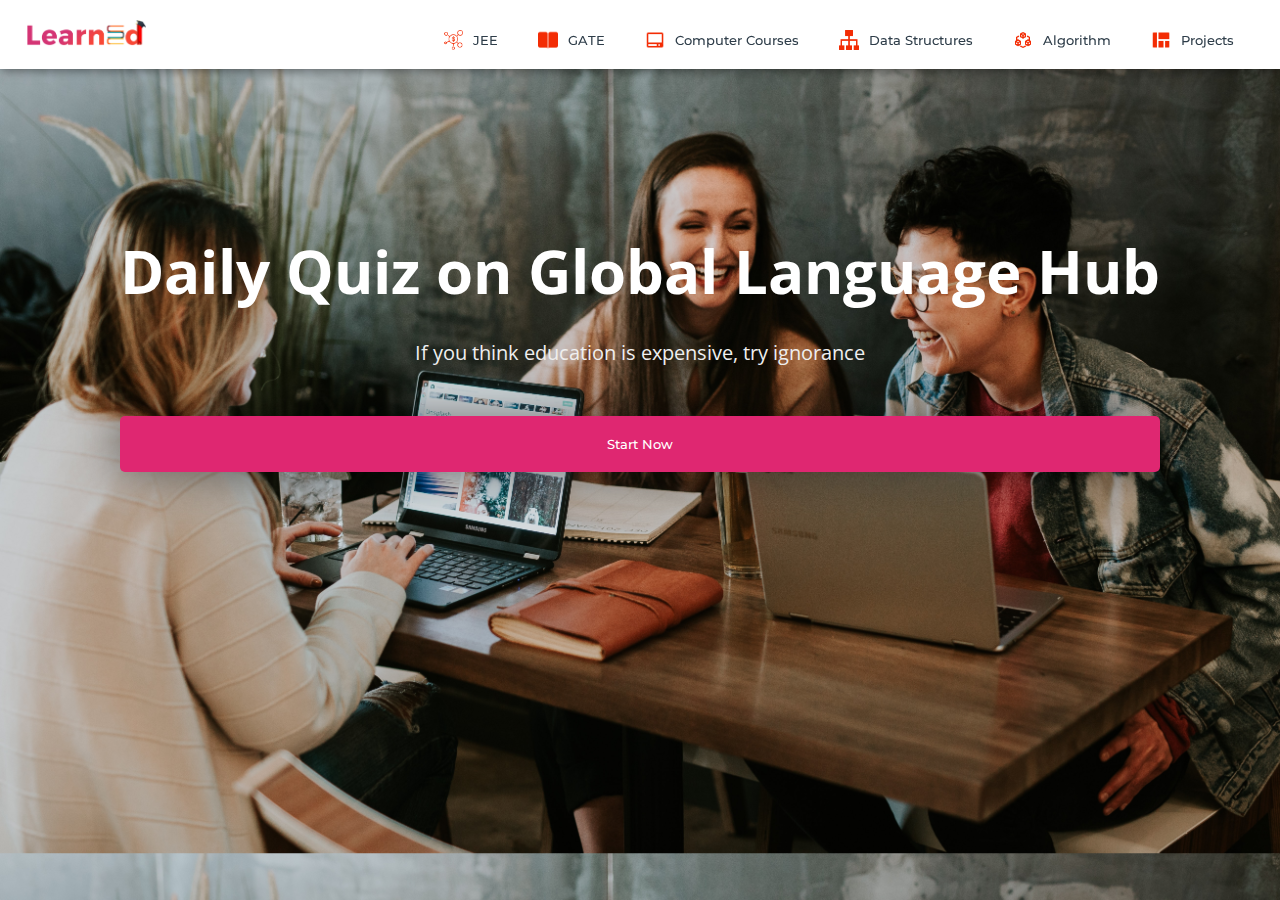
<file: subjects/quiz.html>
<!DOCTYPE html>
<html>
<head>
	<link rel="shortcut icon" type="png" href="../images/icon/favicon.png">
	<title>Quiz on Global Language Hub</title>
	<link rel="stylesheet" type="text/css" href="quizStyle.css">
	<script type="text/javascript" src="../script.js"></script>
</head>
<body>
	
<!-- NAVIGATION -->
	<header>
		<div class="nav" id="nav">
			<div id="Global Language Hub-logo">
			<a href="../index.html"><img src="../images/icon/logo.png" style="width: 120px;"></a></div>
			<div class="switch-tab" id="switch-tab" onclick="switchTAB()"><img src="../images/icon/menu.png"></div>
			<ul id="list-switch">
				<li><a href="jee.html"><img src="../images/courses/d1.png" class="icon">JEE</a></li>
				<li><a href="gate.html"><img src="../images/courses/paper.png" class="icon">GATE</a></li>
				<li><a href="computer_courses.html"><img src="../images/courses/computer.png" class="icon">Computer Courses</a></li>
				<li><a href="computer_courses.html#data"><img src="../images/courses/data.png" class="icon">Data Structures</a></li>
				<li><a href="computer_courses.html#algo"><img src="../images/courses/algo.png" class="icon">Algorithm</a></li>
				<li><a href="computer_courses.html#projects"><img src="../images/courses/projects.png" class="icon">Projects</a></li>
			</ul>
			<div class="search" id="search-switch">
				<input type="search" placeholder="Search" class="srch"><button id="srchbtn"><img src="../images/icon/search.png"></button>
			</div>
		</div>
	</header>
	

<!-- MAIN Heading of Page -->
	<div class="title" id="title">
		<span>Daily Quiz on Global Language Hub</span>
		<div class="shortdesc"><br>
			<p>If you think education is expensive, try ignorance</p>
		</div>
		<button onclick="startquiz()">Start Now</button>
	</div>


<div class="panel" id="panel">
	
	<div class="left-side" id="left">
		<ul>
			<li onclick="quizt(1)">HOME</li>
			<li onclick="quizt(2)">JEE Mains</li>
			<li onclick="quizt(3)">JEE Advanced</li>
			<li onclick="quizt(4)">GATE</li>
			<li onclick="quizt(5)">C/C++</li>
			<li onclick="quizt(6)">Java</li>
			<li onclick="quizt(7)">Python</li>
			<li onclick="quizt(8)">JavaScript</li>
			<li onclick="quizt(9)">Data Structures</li>
			<li onclick="quizt(10)">Algorithm</li>
			<li onclick="quizt(11)">Interview Questions</li>
		</ul>
	</div>

	<div class="right-side" id="right">
		<div id="quiz-container">
			
			<div id="f1"><div class="quiz-frame main-frame"></div></div>

			<div id="f2"><iframe class="quiz-frame" src="https://docs.google.com/forms/d/e/1FAIpQLSe3hXLPuiQGqj1n3IeeAzM8YLNpgJIIk_zfteoEdWka4X3wxQ/viewform?embedded=true" frameborder="0" marginheight="0" marginwidth="0">Loading…</iframe></div>
			
			<div id="f3"><iframe class="quiz-frame" src="https://docs.google.com/forms/d/e/1FAIpQLSeVTLsd_AqZGpbIMnZRm20OKrjjiYSirWBjfCHpWtAsMQU--g/viewform?embedded=true" frameborder="0" marginheight="0" marginwidth="0">Loading…</iframe></div>
			
			<div id="f4"><iframe class="quiz-frame" src="https://docs.google.com/forms/d/e/1FAIpQLSdjSKZhQp5jqqR34zD_uWMtgXr18F9pdK6YqcafLSP6J7VZjw/viewform?embedded=true" frameborder="0" marginheight="0" marginwidth="0">Loading…</iframe></div>

			<div id="f5"><iframe class="quiz-frame" src="https://docs.google.com/forms/d/e/1FAIpQLSe1xs1-41MAbLN7KkXrJwtGdbl5ydxe_vX_nmFRjf6c0wtYkA/viewform?embedded=true"  frameborder="0" marginheight="0" marginwidth="0">Loading…</iframe></iframe></div>
			
			<div id="f6"><iframe class="quiz-frame" src="https://docs.google.com/forms/d/e/1FAIpQLSdHFDm_BakVxro_zJI78OF2OLJpXgDzzaAVMHD9hptWlXBSpA/viewform?embedded=true" frameborder="0" marginheight="0" marginwidth="0">Loading…</iframe></div>
			
			<div id="f7"><iframe class="quiz-frame" src="https://docs.google.com/forms/d/e/1FAIpQLSdgD7yFEJtqpkImDiLAaQ7w9VcsO688gr1V3Gl7FqwM5yXtWQ/viewform?embedded=true" frameborder="0" marginheight="0" marginwidth="0">Loading…</iframe></div>

			<div id="f8"><iframe class="quiz-frame" src="https://docs.google.com/forms/d/e/1FAIpQLSchDBnai_Aup7YFJQegg4z-qoB338p010VgZRxBYDT17xoRew/viewform?embedded=true" frameborder="0" marginheight="0" marginwidth="0">Loading…</iframe></div>

			<div id="f9"><iframe class="quiz-frame" src="https://docs.google.com/forms/d/e/1FAIpQLSfY5oIAz4R9Ty-LBpx7h4th6OJ0-RkrxIlLslRV4NjwwW8_uw/viewform?embedded=true" frameborder="0" marginheight="0" marginwidth="0">Loading…</iframe></div>
			
			<div id="f10"><iframe class="quiz-frame" src="https://docs.google.com/forms/d/e/1FAIpQLSflwS89sG7H98J9vFgFqJgsKaZ5gpq3yUlOiW3up7RQQ-qRnw/viewform?embedded=true" frameborder="0" marginheight="0" marginwidth="0">Loading…</iframe></div>

			<div id="f11"><iframe class="quiz-frame" src="https://docs.google.com/forms/d/e/1FAIpQLSe_aS8-CMNFdUzI1UE73zahC2bmMwJkmB6FJXPIeKbLIBqB4Q/viewform?embedded=true" frameborder="0" marginheiclass="quiz-frame" ght="0" marginwidth="0">Loading…</iframe></div>

		</div>
	</div>

</div>

	<script type="text/javascript" src="../script.js"></script>
</body>
</html>
</file>
<file: loginStyle.css>
* {
  margin: 0;
  padding: 0;
  font-family: sans-serif;
}

body {
  background-image: linear-gradient(rgba(0, 0, 0, 0), rgba(0, 0, 0, 0.5)),
    url("images/extra/backwallpaper.jpg");
  background-size: cover;
  background-attachment: fixed;
  display: flex;
  justify-content: center;
}
.logo {
  display: flex;
  justify-content: center;
  padding: 12px;
  /* background-color: ; */
}
.logo img {
  width: 100px;
}
.form-box {
  width: 380px;
  height: 500px;
  position: relative;
  margin: 6% auto;
  background: #fff8;
  padding: 5px;
  border-radius: 5px;
  overflow: hidden;
  box-shadow: 0px 0px 100px rgba(0, 0, 0, 0.4);
}

.button-box {
  width: 220px;
  margin: 35px auto;
  position: relative;
  box-shadow: 0 0 20px 9px rgba(0, 0, 0, 0.1);
  border-radius: 30px;
}

.toggle-btn {
  padding: 10px 30px;
  cursor: pointer;
  background: transparent;
  position: relative;
  border: 0;
  outline: none;
}

#btn {
  top: 0;
  left: 0;
  position: absolute;
  width: 110px;
  height: 100%;
  background: linear-gradient(to right, #fa4b37, #df2771);
  border-radius: 30px;
  transition: 0.5s;
}
.social-icons {
  margin: 30px auto;
  text-align: center;
}
.social-icons img {
  width: 30px;
  margin: 0 7px;
  cursor: pointer;
  opacity: 0.85;
}

.input-group {
  top: 180px;
  position: absolute;
  width: 280px;
  transition: 0.5s;
  font-size: 13px;
  color: #010101;
}
.inp {
  border-bottom: 1px solid rgba(0, 0, 0, 0.4);
  justify-content: center;
}
.inp img {
  width: 20px;
  padding-right: 10px;
}
.input-field {
  width: 100%;
  padding: 10px 0;
  margin: 5px 0;
  border-left: 0;
  border-right: 0;
  border-top: 0;
  border-bottom: 1px solid rgba(0, 0, 0, 0.4);
  outline: none;
  background: transparent;
  color: rgba(0, 0, 0);
}
::placeholder {
  /* Chrome, Firefox, Opera, Safari 10.1+ */
  color: rgba(0, 0, 0, 0.7);
  /*opacity: 1;  Firefox */
}
#register .input-field {
  color: rgba(0, 0, 0, 0.8);
}
.submit-btn {
  width: 85%;
  padding: 10px 30px;
  cursor: pointer;
  display: block;
  margin: auto;
  background: linear-gradient(to right, #fa4b37, #df2771);
  color: #fff;
  border: 0;
  outline: none;
  border-radius: 30px;
}

.reg-btn {
  background: lightgray;
}
.check-box {
  cursor: pointer;
  margin: 30px 10px 30px 0;
}

.instead {
  margin-top: 10px;
}
.instead h3 {
  overflow: hidden;
  text-align: center;
  color: rgba(0, 0, 0, 0.6);
}
.instead h3:before,
.instead h3:after {
  background-color: rgba(0, 0, 0, 0.5);
  content: "";
  display: inline-block;
  height: 1px;
  position: relative;
  vertical-align: middle;
  width: 50%;
}
.instead h3:before {
  right: 0.5em;
  margin-left: -50%;
}
.instead h3:after {
  left: 0.5em;
  margin-right: -50%;
}
span {
  color: rgba(0, 0, 0, 0.8);
  font-size: 12px;
}

#login {
  left: 50px;
}
#register {
  left: 450px;
}

.other {
  display: grid;
  justify-content: center;
  margin-top: 250px;
}

.connect {
  display: flex;
  margin: 10px;
  padding: 0px 30px;
  align-items: center;
  text-align: center;
  justify-content: center;
  border: 1px solid lightgray;
  cursor: pointer;
  outline: none;
  /*border-radius: 10px;*/
  background: #fff3;
}
.connect:hover {
  background: #fff8;
}
.connect img {
  padding: 5px;
  width: 25px;
}
.connect span {
  padding: 10px;
  font-size: 15px;
}
</file>
<file: subjects/subjects.css>
@import url("https://fonts.googleapis.com/css?family=Montserrat:500&display=swap");
@import url("https://fonts.googleapis.com/css?family=Dancing+Script&display=swap");
@import url("https://fonts.googleapis.com/css?family=Open+Sans&display=swap");

* {
  box-sizing: border-box;
  margin: 0;
  padding: 0;
}
html {
  scroll-behavior: smooth;
}
body {
  background: #fff;
  font-family: "Open Sans", sans-serif;
}

/*SCROLLBAR Styling*/
::-webkit-scrollbar {
  width: 5px;
}
::-webkit-scrollbar-thumb {
  background: #fa4b37;
  border-radius: 5px;
}
::-webkit-scrollbar-thumb:hover {
  background: #df2771;
}

/*NAVIGATION BAR*/
.nav {
  width: 100%;
  background-color: #fff;
  display: flex;
  flex-wrap: wrap;
  justify-content: space-between;
  align-items: center;
  padding: 20px 2%;
  position: fixed;
  top: 0px;
  z-index: 10;
  box-shadow: 1px 1px 10px rgba(0, 0, 0, 0.5);
}

.nav li,
a,
button {
  float: left;
  font-family: "Montserrat", sans-serif;
  font-weight: 500;
  font-size: 13px;
  color: #2e3d49;
  display: block;
  text-decoration: none;
  text-align: center;
}

.nav ul li img {
  width: 20px;
  margin-right: 10px;
  transform: translateY(5px);
  padding-top: 5px;
}

.nav ul li {
  list-style: none;
  display: inline-block;
  padding: 0px 20px;
}

.nav ul li a {
  transition: all 0.3s ease 0s;
}

.nav ul li a:hover {
  color: #fa4b37;
}

.nav button {
  padding: 9px 25px;
  background: linear-gradient(to right, #fa4b37, #df2771);
  color: #fff;
  border: none;
  border-radius: 5px;
  cursor: pointer;
  outline: none;
  transition: all 0.3s ease 0s;
}
#srchbtn {
  padding: 9px 20px;
}
#srchbtn img {
  width: 15px;
  filter: brightness(100);
}
.nav button:hover {
  opacity: 0.9;
}
.nav .search {
  float: right;
}
.nav .search .srch {
  font-size: 13px;
  width: 300px;
  border: none;
  outline: none;
  border-bottom: 2px solid #fa4b37;
  padding: 9px;
}
.nav .search button {
  margin-right: 5px;
  float: right;
  margin-left: 10px;
}
.nav .switch-tab {
  cursor: pointer;
  visibility: hidden;
}
.nav .switch-tab img {
  width: 20px;
}
.nav .check-box {
  cursor: pointer;
  visibility: hidden;
}

/*TITLE*/
.title {
  margin-top: 150px;
  margin-left: 100px;
}
.title span {
  font-weight: 700;
  font-family: "Open Sans", sans-serif;
  font-size: 60px;
  color: #2e3d49;
}
.title .shortdesc {
  padding: 10px;
  font-family: "Open Sans", sans-serif;
  font-size: 20px;
  color: #2e3d49;
  margin-bottom: 50px;
}

/*Quick Links*/
.course {
  display: grid;
  justify-content: center;
}

.cbox {
  display: inline-flex;
  flex-wrap: wrap;
  justify-content: center;
}
.cbox .det {
  height: 60px;
  margin: 10px;
  background: #fff;
  cursor: pointer;
  border-radius: 50px;
}
.cbox .det a {
  justify-content: space-around;
  width: 100%;
  padding: 20px;
  border-radius: 50px;
  border: 1px solid #fa4b37;
  font-size: 15px;
  color: #272529;
  font-family: cursive;
  text-decoration: none;
}

.cbox .det a:hover {
  background: linear-gradient(to right, #fa4b37, #df2771);
  color: white;
}

.inbt {
  padding: 10px;
  font-family: "Open Sans", sans-serif;
  font-size: 30px;
  color: #2e3d49;
  margin: 100px;
  margin-bottom: 50px;
}

/*COURSES AVAILABLE*/
.ccard {
  display: flex;
  flex-wrap: wrap;
  justify-content: center;
  align-items: center;
}
.ccardbox {
  display: flex;
  flex-wrap: wrap;
  justify-content: center;
}

.dcard {
  margin: 10px;
  width: 300px;
  height: 200px;
  background: linear-gradient(to right, #fa4b37, #df2771);
  border-radius: 10px;
  box-shadow: 0 0 20px rgba(0, 0, 0, 0.4);
}

.dcard .fpart {
  width: inherit;
  height: 150px;
  color: #000;
  text-align: left;
  overflow: hidden;
}
.dcard .fpart img {
  width: 100%;
  height: 100%;
}

.dcard .spart {
  padding: 10px;
  padding-right: 0px;
  color: #fff;
  text-align: left;
  cursor: pointer;
}
.dcard .spart img {
  width: 20px;
  margin-left: 170px;
  cursor: pointer;
  /* transform: rotate(180deg); */
}

.dcard:hover .fpart img {
  transition: 0.8s ease;
  transform: scale(1.2);
}

/*Small Titles for  Topics*/
.title2 {
  position: relative;
  padding-top: 150px;
  margin-left: 100px;
}
.title2 span {
  font-weight: 700;
  font-family: "Open Sans", sans-serif;
  font-size: 30px;
  color: #2e3d49;
}
.title2 .shortdesc2 {
  padding: 10px;
  font-family: "Open Sans", sans-serif;
  font-size: 15px;
  color: #2e3d49;
  margin-bottom: 10px;
}

/*Videos Section*/
.ccardbox2 {
  display: flex;
  justify-content: center;
  flex-wrap: wrap;
}

.dcard2 {
  margin: 20px;
  width: 300px;
  height: 160px;
  background: linear-gradient(to right, #fa4b37, #df2771);
  border-radius: 10px;
}
.dcard2:hover .fpart2 img {
  display: none;
}
.dcard2 .fpart2 {
  width: inherit;
  height: 180px;
  background: #000;
  color: #000;
  text-align: left;
  border-top-right-radius: 100px;
  transform: translateY(-19px);
  box-shadow: 0 0 20px rgba(0, 0, 0, 0.4);
  overflow: hidden;
}
.dcard2 .tag {
  position: relative;
  margin-left: 270px;
  top: 10px;
  color: #fff;
}
.dcard2 .fpart2 img {
  width: 100%;
  height: 100%;
}
.fpart2 iframe {
  height: inherit;
  width: inherit;
}

/*Watch Full Playlist*/
.click-me {
  justify-content: center;
  display: flex;
}
.click-me a {
  color: #df2771;
  text-decoration: none;
  transition-duration: 0.5s;
  padding: 10px;
}
.click-me a:hover {
  background: #df2771;
  color: #fff;
}

/*PROJECTS*/
.project-panel {
  /*background: #000;*/
  display: flex;
  flex-wrap: wrap;
  align-items: center;
  justify-content: center;
}
.project-card {
  width: 250px;
  /*height: 220px;*/
  background: #fff;
  margin-right: 10px;
  margin-bottom: 10px;
  border-radius: 5px;
  cursor: pointer;
  box-shadow: 2px 2px 10px rgba(0, 0, 0, 0.3);
}
.project-card img {
  width: inherit;
  /*height: 140px;*/
}
.project-card:hover {
  transform: scale(1.2);
  transition: 0.5s ease;
}
.project-card:hover .download a {
  visibility: visible;
}
.project-card .info {
  padding: 10px;
}
.project-card .info h4 {
  color: #2e3d49;
}
.project-card .info p {
  font-size: 12px;
}
.download {
  margin-top: 10px;
  display: flex;
  justify-content: center;
}
.download a {
  padding: 5px 10px;
  color: #df2771;
  font-size: 0.8em;
  visibility: hidden;
}
.download:hover a {
  transition: 0.5s ease;
  background: #df2771;
  color: #fff;
}

/*Sample Papers*/

.sample {
  display: flex;
  align-items: center;
  flex-wrap: wrap;
  justify-content: space-around;
}
.lastSample {
  margin-bottom: 100px;
}
.sample ul {
  margin: 20px;
}

.sample ul li {
  padding: 28px;
  list-style: none;
}

.sample ul li a {
  color: #fa4b37;
  width: 300px;
  font-size: 20px;
}

/*Footer*/

footer {
  color: #e5e8ef;
  background: #000d;
  padding: 50px 0;
}

footer .footer-container {
  max-width: 1300px;
  margin: auto;
  padding: 0 20px;
  display: flex;
  justify-content: space-between;
  align-items: center;
  flex-wrap: wrap-reverse;
}

footer .social-media img {
  width: 22px;
}

footer .logo {
  width: 180px;
  color: #fff;
  font-family: "Montserrat", cursive;
}
footer .social-media {
  margin: 20px 0;
}

footer .social-media a {
  color: #001a21;
  margin-right: 10px;
  font-size: 22px;
  text-decoration: none;
}

footer .right-col h1 {
  font-size: 26px;
}
footer .border {
  width: 100px;
  height: 4px;
  background: linear-gradient(to right, #fa4b37, #df2771);
  margin: 2px;
}

footer .newsletter-form {
  display: flex;
  justify-content: center;
  align-items: center;
  flex-wrap: wrap;
}
footer input::placeholder {
  color: white !important;
}
footer .txtb {
  flex: 1;
  padding: 18px 40px;
  font-size: 16px;
  background: #343a40;
  border: none;
  font-weight: 700;
  outline: none;
  border-radius: 5px;
  min-width: 260px;
  margin-top: 20px;
  color: white;
}

footer .btn {
  margin-top: 20px;
  padding: 18px 40px;
  font-size: 16px;
  color: #f1f1f1;
  background: linear-gradient(to right, #fa4b37, #df2771);
  border: none;
  font-weight: 700;
  outline: none;
  border-radius: 5px;
  margin-left: 20px;
  cursor: pointer;
  transition: opacity 0.3s linear;
}

footer .btn:hover {
  opacity: 0.7;
}

/*For Responsive Website*/
@media screen and (max-width: 960px) {
  .footer-container {
    max-width: 600px;
  }
  .right-col {
    width: 100%;
    margin-bottom: 60px;
  }
  .left-col {
    width: 100%;
    text-align: center;
  }
  .social-media {
    display: flex;
    justify-content: center;
  }
}

@media screen and (max-width: 700px) {
  footer .btn {
    margin: 0;
    width: 100%;
    margin-top: 20px;
  }
}
@media screen and (max-width: 1366px) {
  .search {
    display: none;
    margin-bottom: 10px;
  }
}

@media screen and (max-width: 1000px) {
  .nav ul,
  .nav .search {
    display: none;
  }
  .nav #Global Language Hub-logo {
    transition: 1s ease;
    margin-left: 40%;
    transform: scale(1.5);
  }
  .nav ul li {
    width: 100%;
    margin-bottom: 5px;
  }
  .nav .switch-tab {
    visibility: visible;
  }
  .nav .check-box {
    visibility: visible;
  }
  .search {
    visibility: visible;
    margin: 30px;
    margin-top: 0px;
  }
}
</file>
<file: subjects/quizStyle.css>
@import url("https://fonts.googleapis.com/css?family=Montserrat:500&display=swap");
@import url("https://fonts.googleapis.com/css?family=Dancing+Script&display=swap");
@import url("https://fonts.googleapis.com/css?family=Open+Sans&display=swap");

* {
  box-sizing: border-box;
  margin: 0;
  padding: 0;
}
html {
  scroll-behavior: smooth;
}
body {
  background: url(../images/extra/b1.jpg);
  background-size: cover;
  font-family: "Open Sans", sans-serif;
}

/*Styling SCROLLBAR*/
::-webkit-scrollbar {
  width: 5px;
}
::-webkit-scrollbar-thumb {
  background: #fa4b37;
  border-radius: 5px;
}
::-webkit-scrollbar-thumb:hover {
  background: #df2771;
}

/*NAVIGATION BAR*/
.nav {
  width: 100%;
  background-color: #fff;
  display: flex;
  flex-wrap: wrap;
  justify-content: space-between;
  align-items: center;
  padding: 20px 2%;
  position: fixed;
  top: 0px;
  z-index: 10;
  box-shadow: 1px 1px 10px rgba(0, 0, 0, 0.5);
}

.nav li,
a,
button {
  float: left;
  font-family: "Montserrat", sans-serif;
  font-weight: 500;
  font-size: 13px;
  color: #2e3d49;
  display: block;
  text-decoration: none;
  text-align: center;
}

.nav ul li img {
  width: 20px;
  margin-right: 10px;
  transform: translateY(5px);
  padding-top: 5px;
}

.nav ul li {
  list-style: none;
  display: inline-block;
  padding: 0px 20px;
}

.nav ul li a {
  transition: all 0.3s ease 0s;
}

.nav ul li a:hover {
  color: #fa4b37;
}

.nav button {
  padding: 9px 25px;
  background: linear-gradient(to right, #fa4b37, #df2771);
  color: #fff;
  border: none;
  border-radius: 5px;
  cursor: pointer;
  outline: none;
  transition: all 0.3s ease 0s;
}
#srchbtn {
  padding: 9px 20px;
}
#srchbtn img {
  width: 15px;
  filter: brightness(100);
}

.nav button:hover {
  opacity: 0.9;
}
.nav .search {
  float: right;
}
.nav .search .srch {
  font-size: 13px;
  width: 300px;
  border: none;
  outline: none;
  border-bottom: 2px solid #fa4b37;
  padding: 9px;
}

.nav .search button {
  margin-right: 5px;
  float: right;
  margin-left: 10px;
}
.nav .switch-tab {
  cursor: pointer;
  visibility: hidden;
}
.nav .switch-tab img {
  width: 20px;
}
.nav .check-box {
  cursor: pointer;
  visibility: hidden;
}

/*TITLE*/
.title {
  margin-top: 18%;
  display: grid;
  justify-content: center;
  align-items: center;
}
.title span {
  font-weight: 700;
  font-family: "Open Sans", sans-serif;
  font-size: 60px;
  /*color: #2E3D49;*/
  color: #fff;
}
.title .shortdesc {
  font-family: "Open Sans", sans-serif;
  font-size: 20px;
  color: #efefef;
  margin-bottom: 50px;
  text-align: center;
  /*display: none;*/
}

.title button {
  padding: 20px 2%;
  border: none;
  border-radius: 5px;
  color: #fff;
  background: #df2771;
  outline: none;
  cursor: pointer;
  box-shadow: 0 0 50px rgba(0, 0, 0, 0.5);
}
.title button:hover {
  box-shadow: 0 0 10px rgba(0, 0, 0, 0.3);
}

/*PANEL*/
.panel {
  display: none;
  width: 100%;
  height: 100vh;
  position: fixed;
}
/*Different Topics Container*/
.left-side {
  background: #fff;
  height: 100%;
  width: 25%;
  display: flex;
  justify-content: center;
  box-shadow: inset 0 0 20px rgba(0, 0, 0, 0.7), 0 0 30px rgba(0, 0, 0, 0.5);
}

/*Google Form Container*/
.right-side {
  background: #fff;
  height: 100%;
  width: 75%;
}
.left-side ul {
  margin: 50px;
  margin-top: 150px;
}
.left-side li {
  list-style-type: none;
  cursor: pointer;
  color: #fa4b37;
  font-weight: 700;
  font-size: 1.2em;
  margin-bottom: 20px;
}
.left-side li:hover {
  color: #000;
  font-size: 1.5em;
  font-weight: 900;
  transition: 0.3s ease-in-out;
}

#quiz-container {
  margin-top: 80px;
  width: 100%;
  height: 100%;
}

.quiz-frame {
  width: 100%;
  height: 95vh;
  border: none;
}
.main-frame {
  background: url(../images/extra/quiz.jpg);
  background-size: cover;
  background-position: center;
}
.main-frame p {
  font-size: 5em;
  font-weight: 900;
  color: #2e3d49;
}

/*For Responsive Website*/
@media screen and (max-width: 1366px) {
  .search {
    display: none;
    margin-bottom: 10px;
  }
}

@media screen and (max-width: 1000px) {
  .nav ul,
  .nav .search {
    display: none;
  }
  .nav #Global Language Hub-logo {
    transition: 1s ease;
    margin-left: 40%;
    transform: scale(1.5);
  }
  .nav ul li {
    width: 100%;
    margin-bottom: 5px;
  }
  .nav .switch-tab {
    visibility: visible;
  }
  .nav .check-box {
    visibility: visible;
  }
  .search {
    visibility: visible;
    margin: 30px;
    margin-top: 0px;
  }
}
</file>
